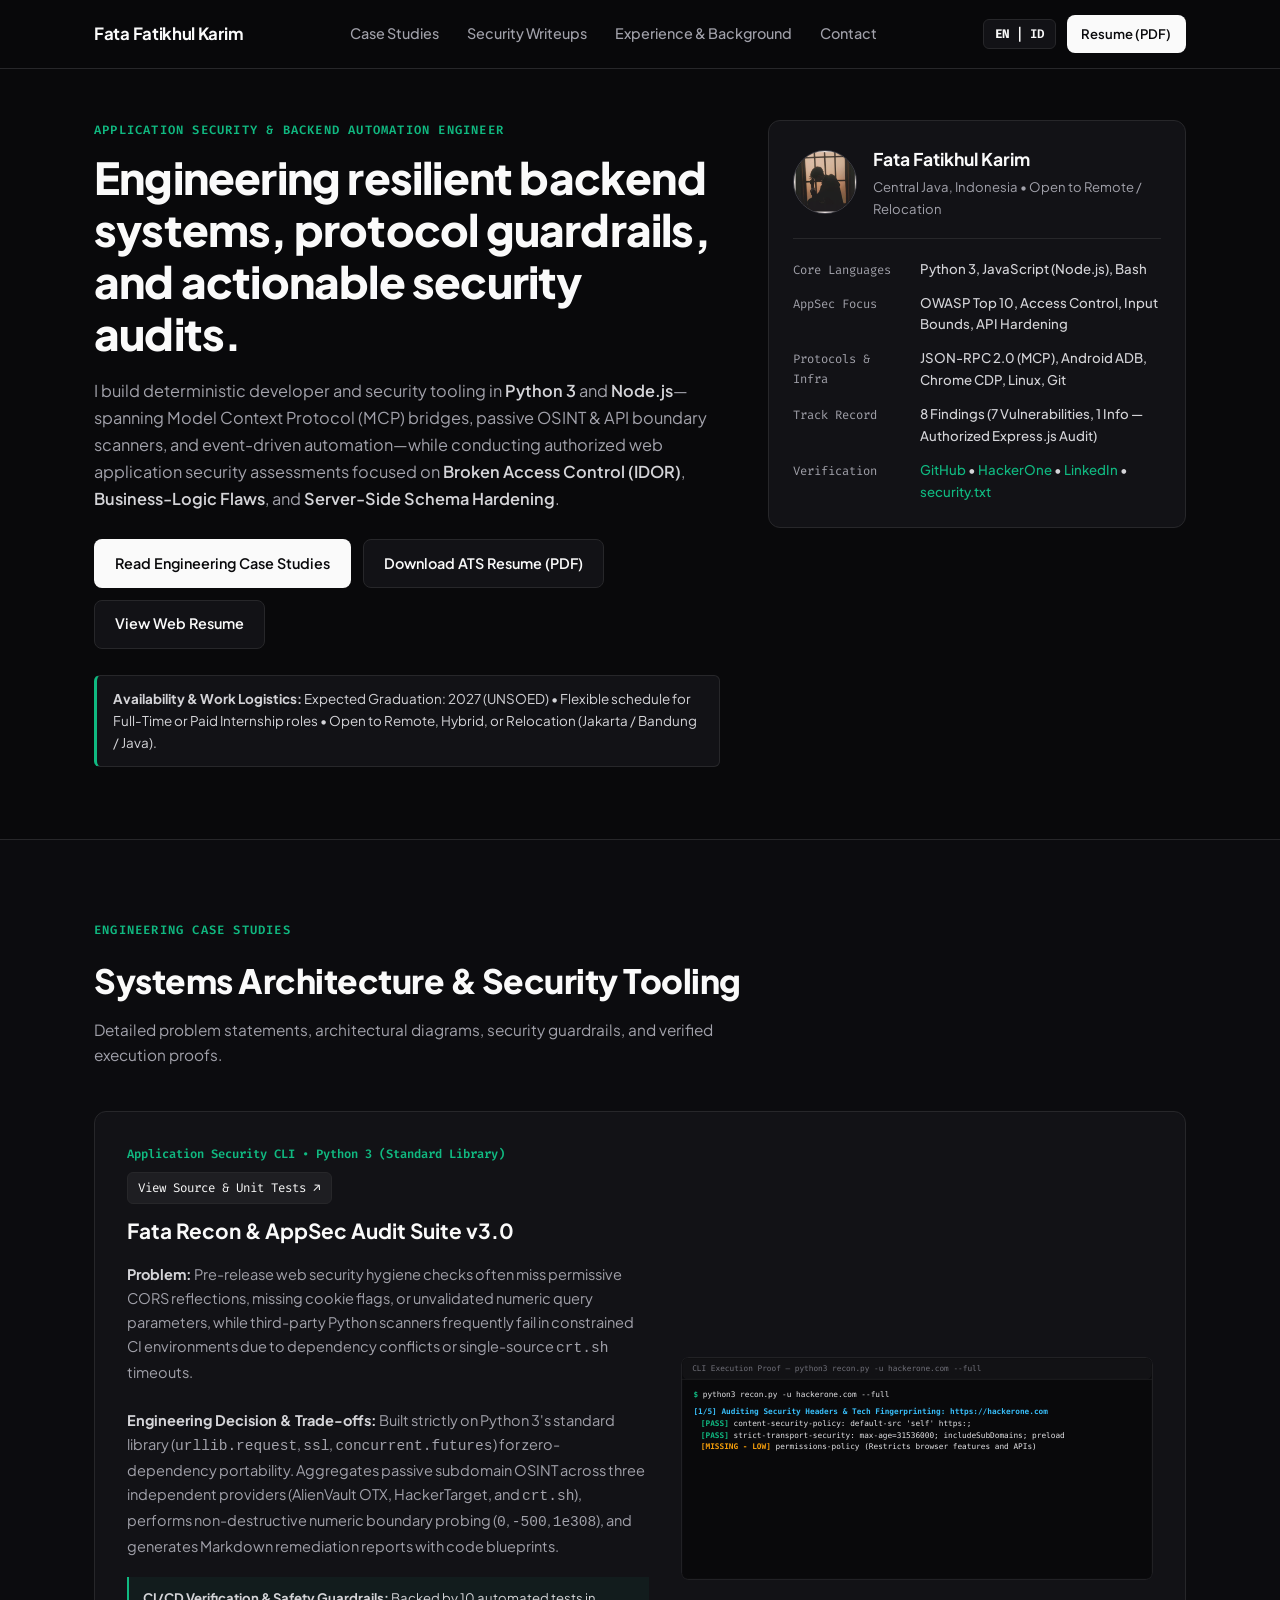
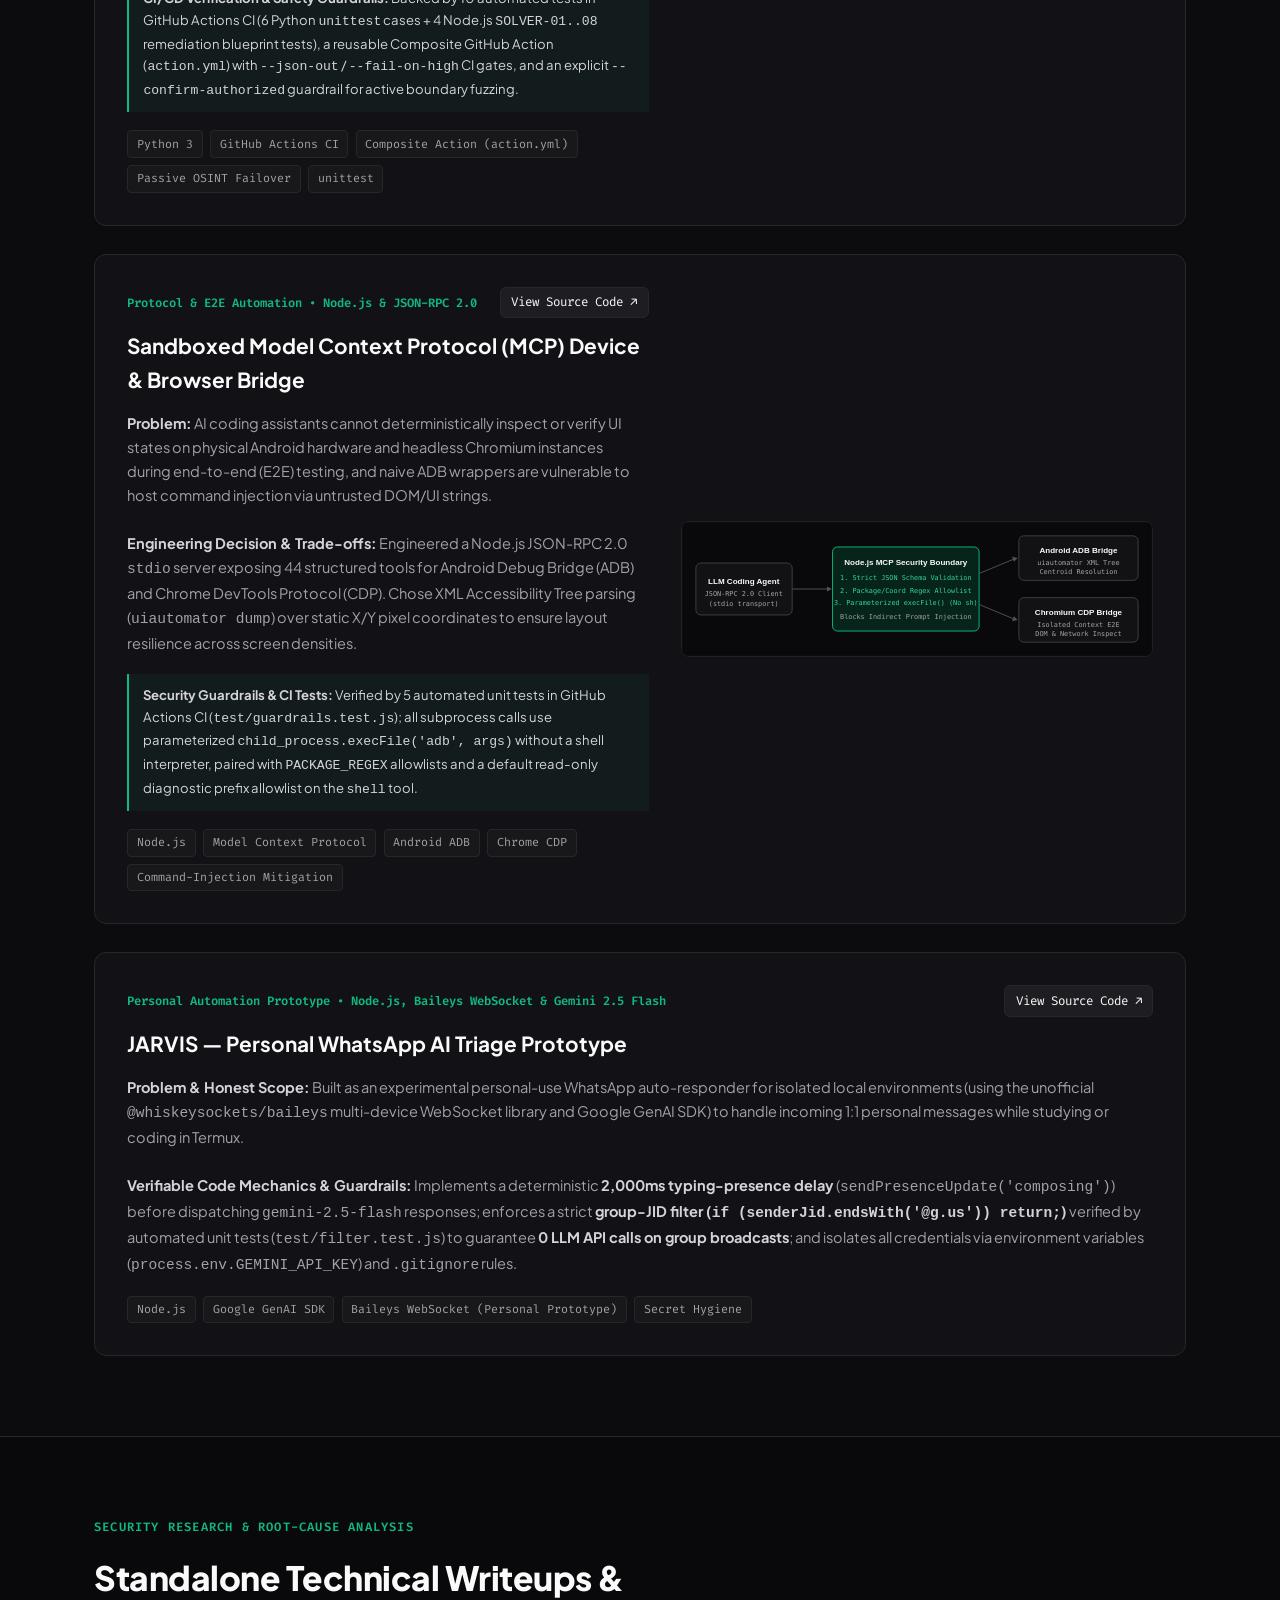
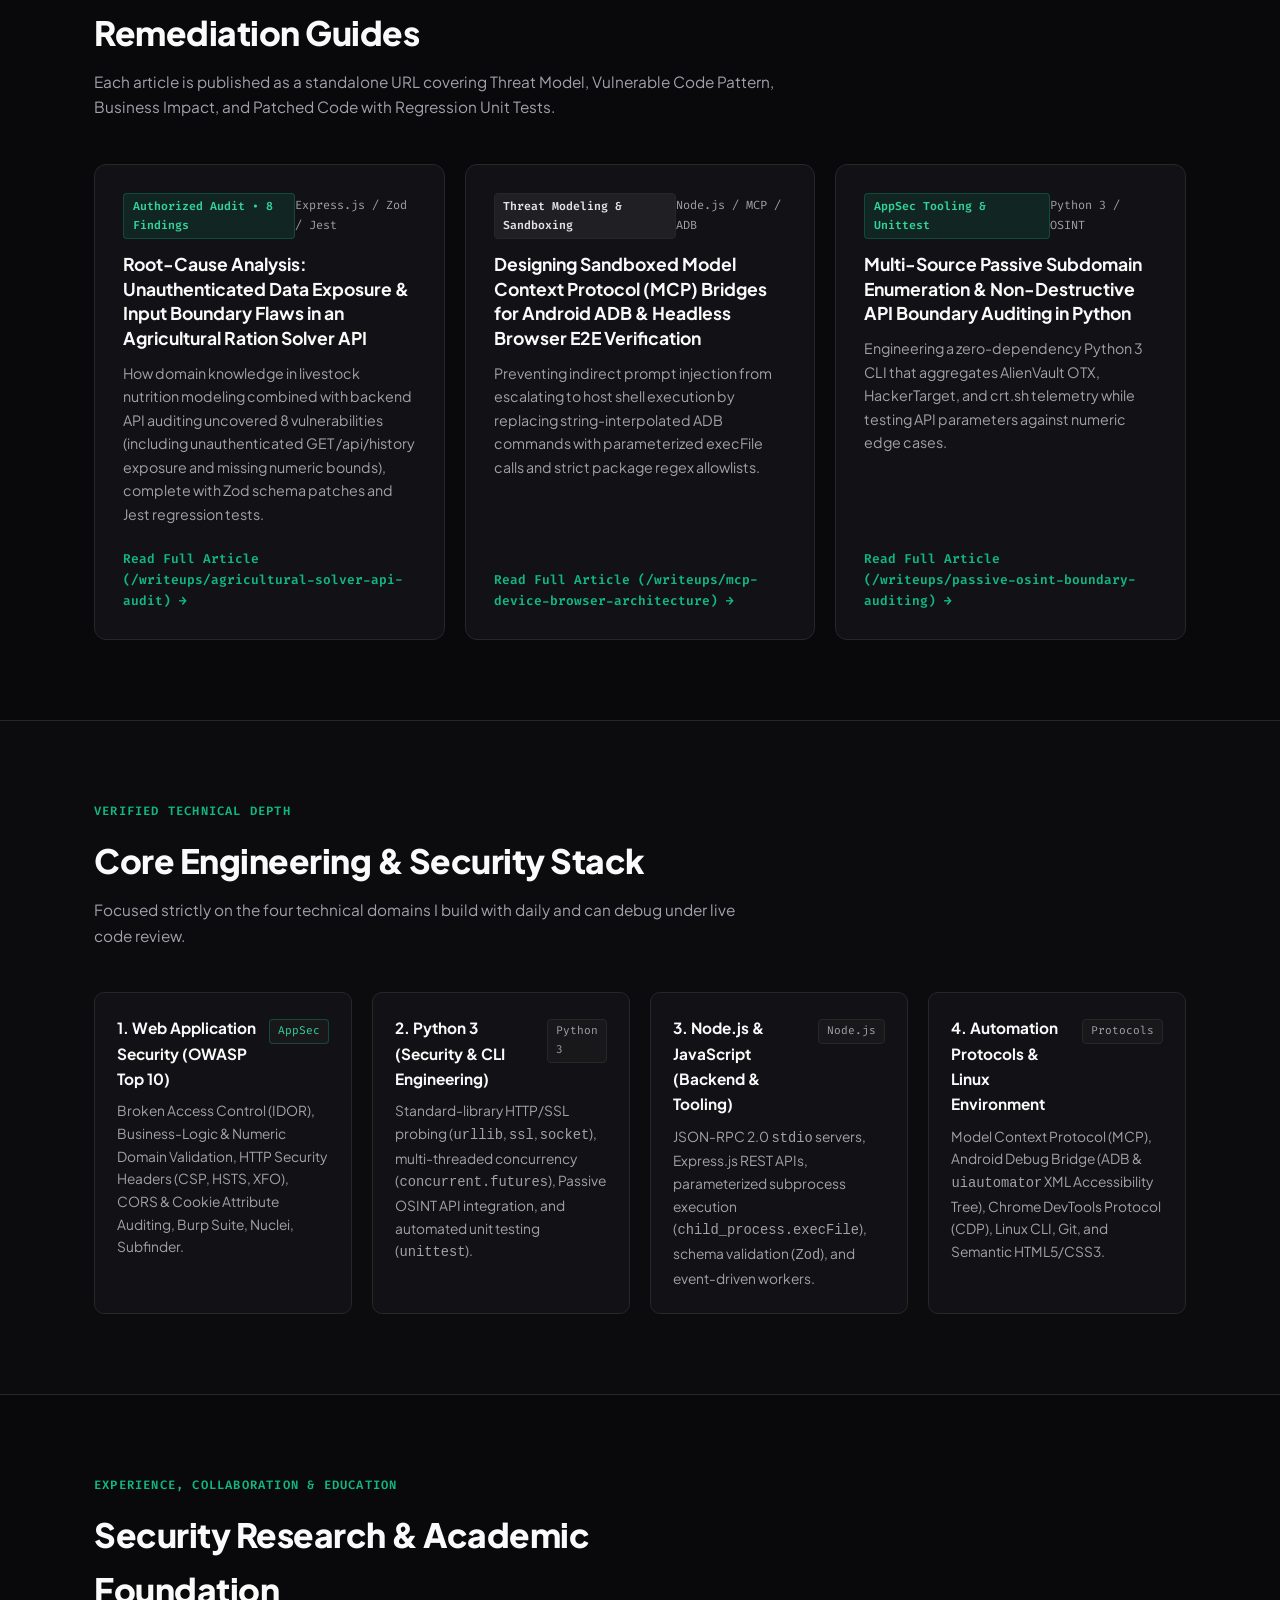
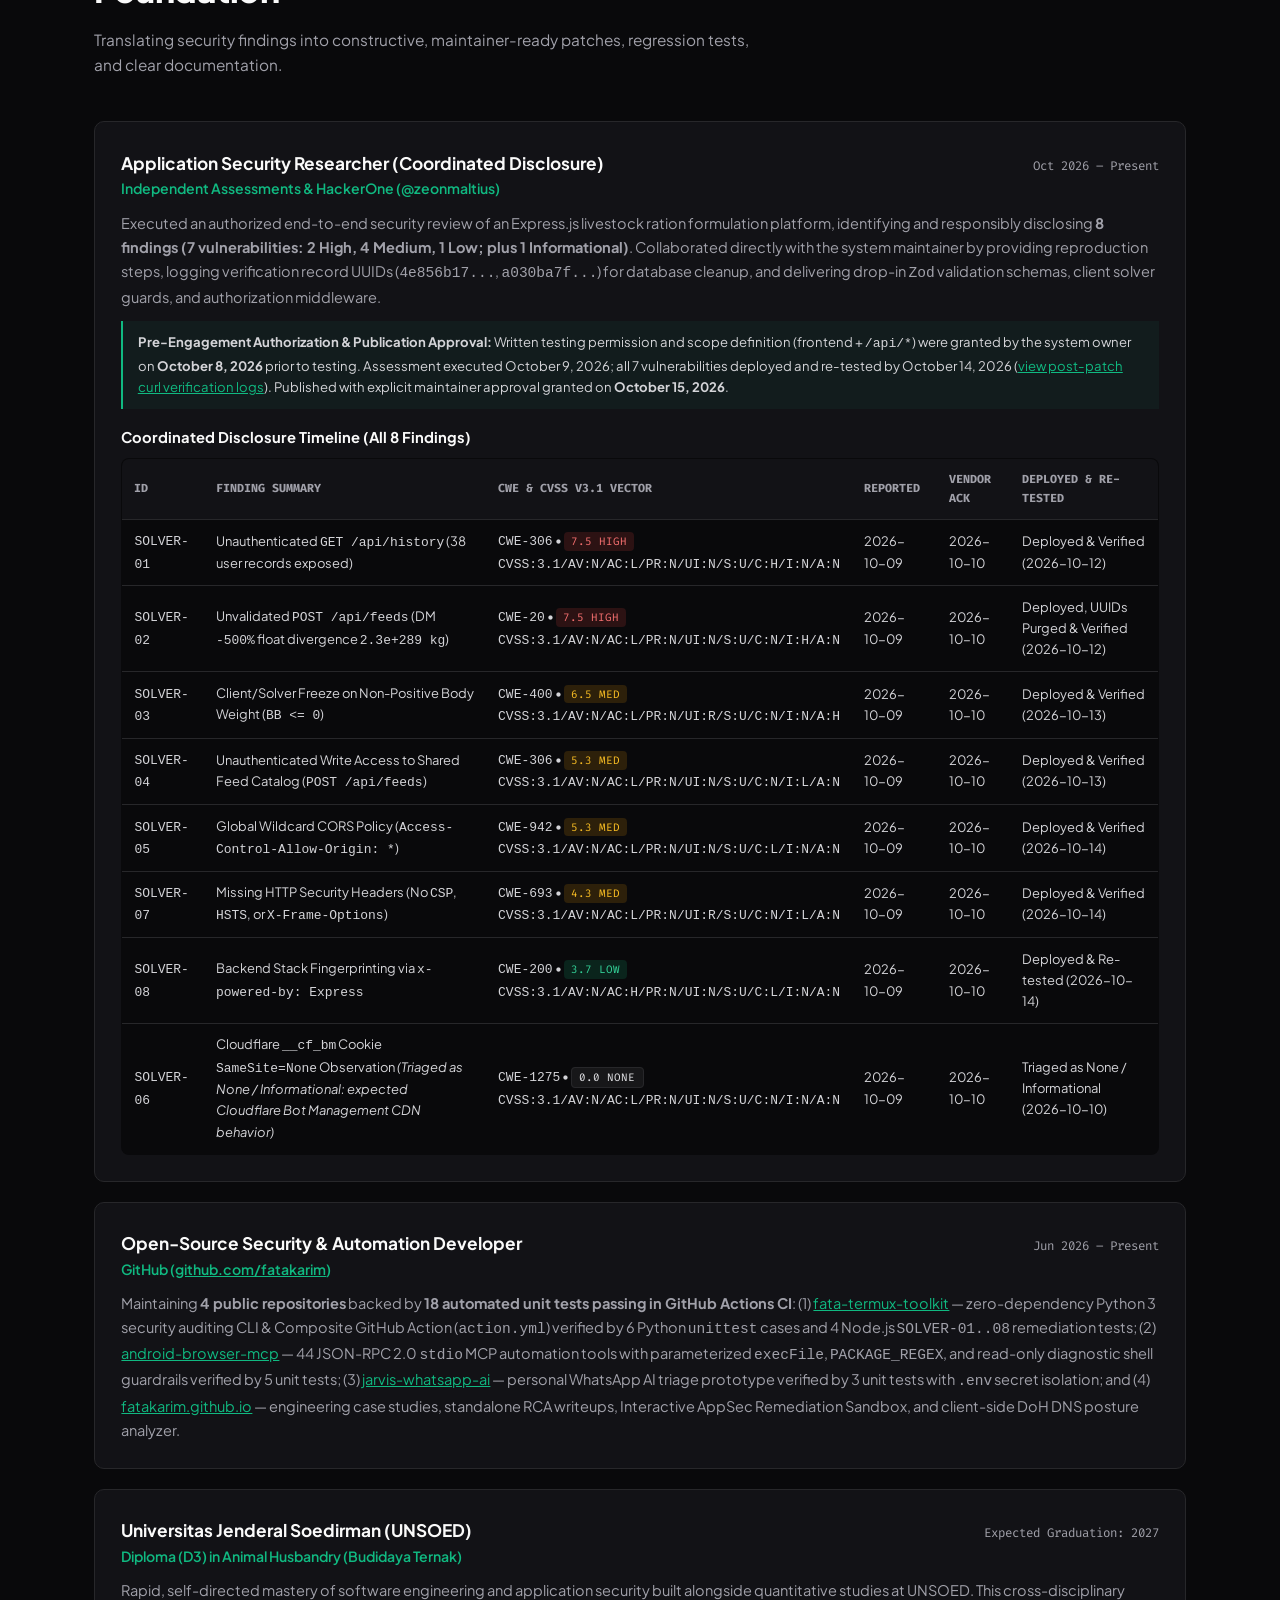
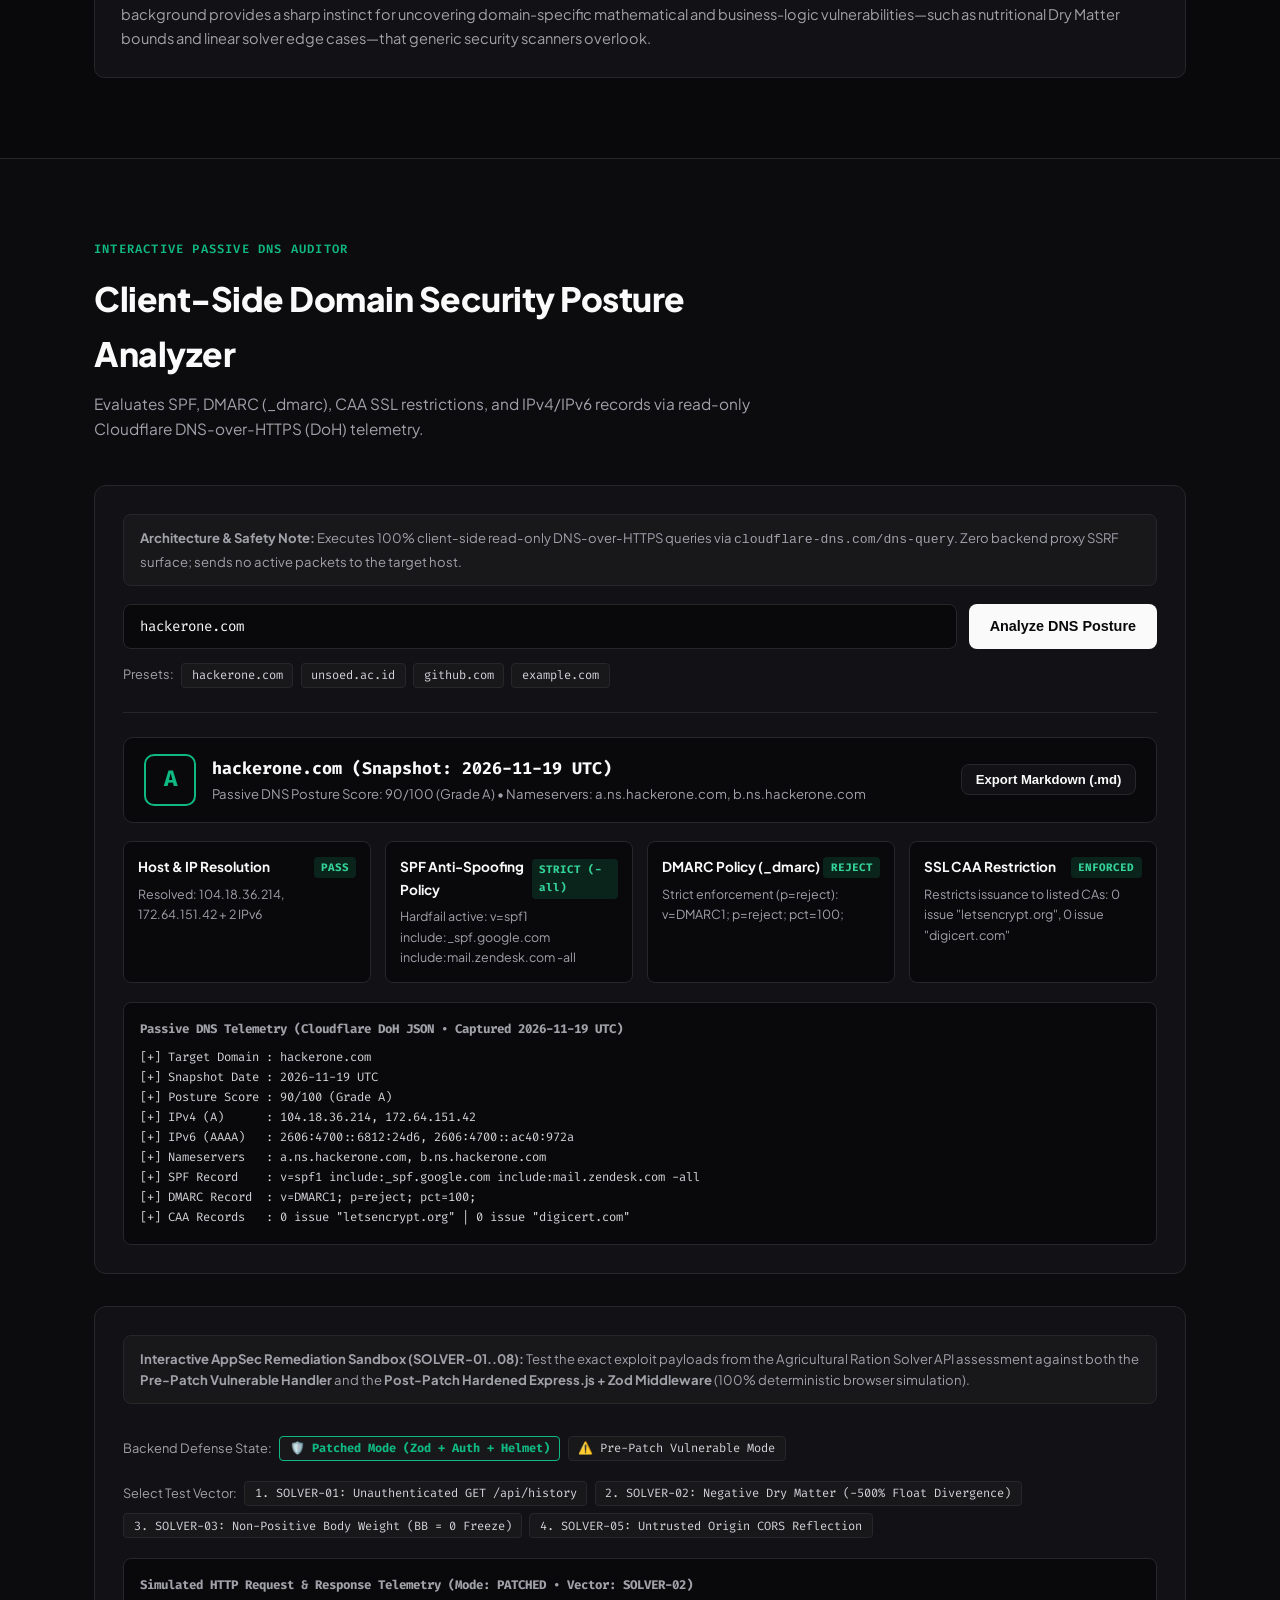
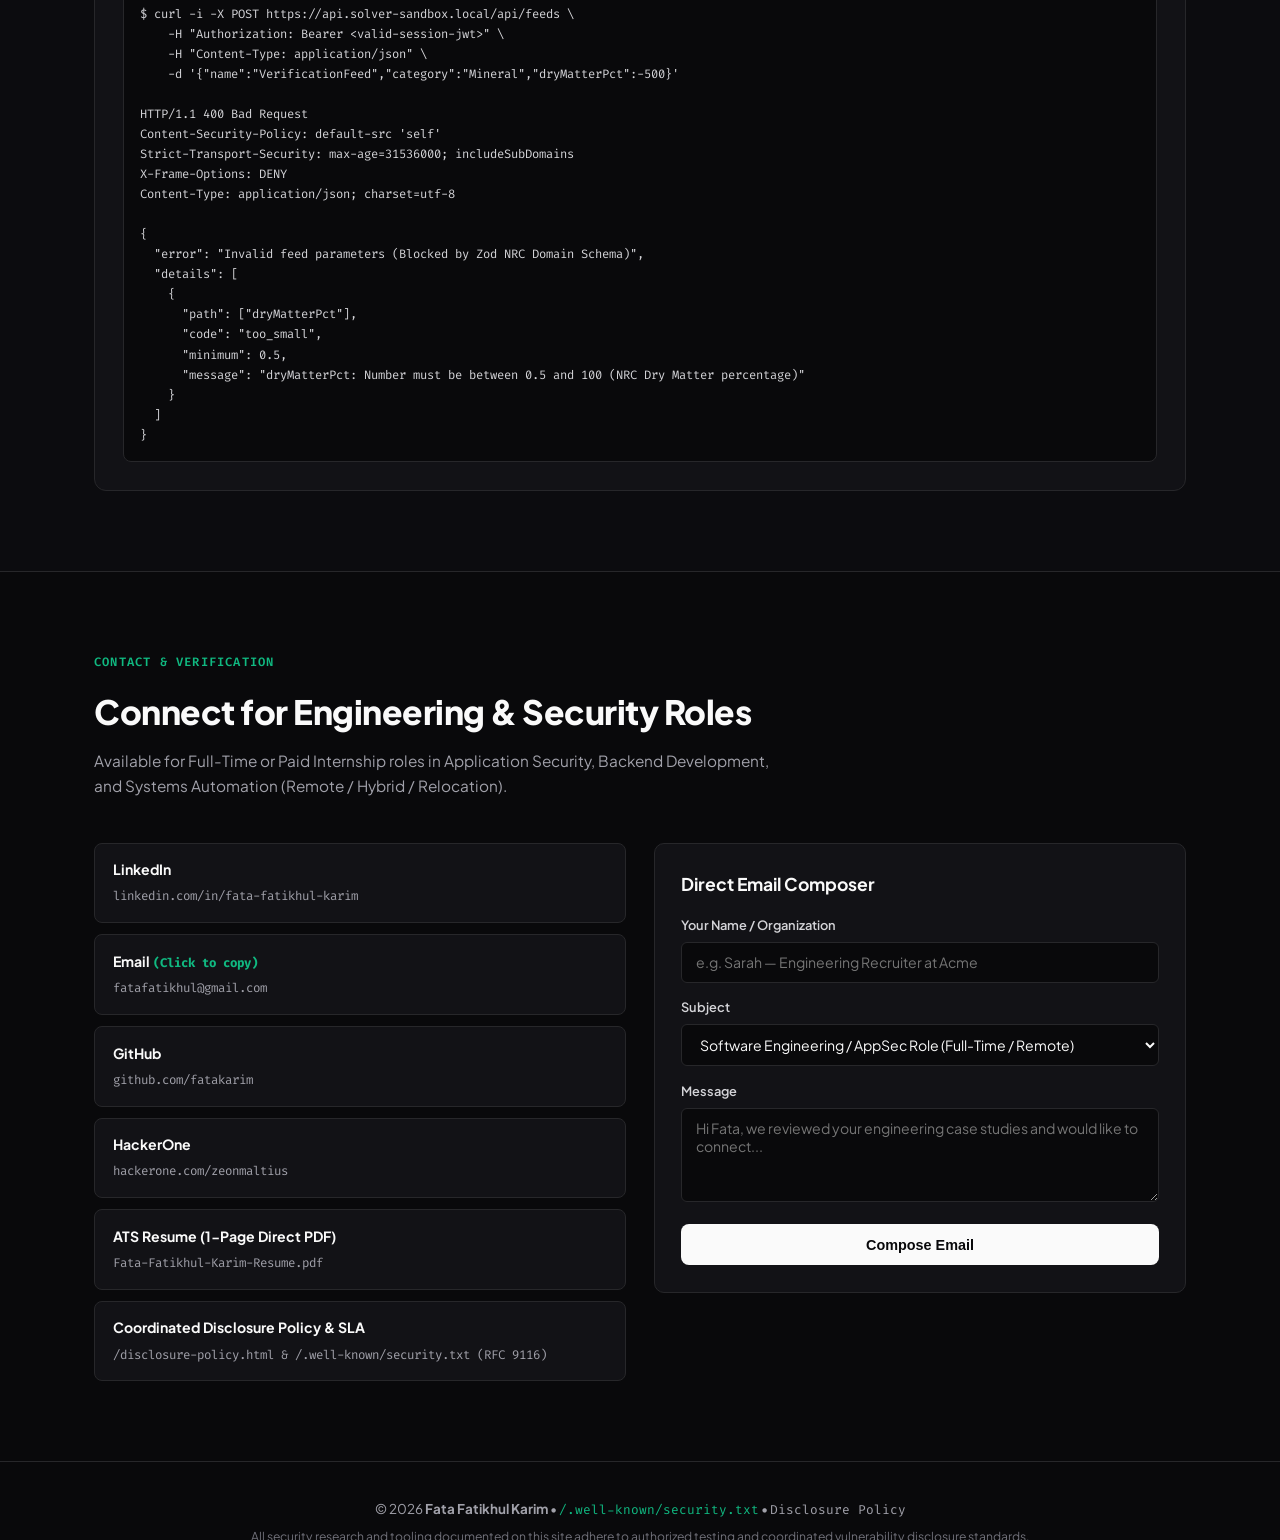
<file: index.html>
<!DOCTYPE html>
<html lang="en" class="scroll-smooth">
<head>
  <meta charset="UTF-8" />
  <meta name="viewport" content="width=device-width, initial-scale=1.0" />
  <meta name="referrer" content="strict-origin-when-cross-origin" />
  <title>Fata Fatikhul Karim — Application Security &amp; Backend Automation Engineer</title>
  <meta name="description" content="Engineering portfolio and security root-cause analysis writeups of Fata Fatikhul Karim — Application Security (OWASP Top 10) and Backend/Protocol Automation (Python 3, Node.js, MCP)." />

  <link rel="icon" type="image/svg+xml" href="favicon.svg" />

  <!-- Open Graph / LinkedIn & WhatsApp Preview Card (1200x630) -->
  <meta property="og:type" content="website" />
  <meta property="og:url" content="https://fatakarim.github.io/" />
  <meta property="og:title" content="Fata Fatikhul Karim — Application Security &amp; Backend Automation Engineer" />
  <meta property="og:description" content="Engineering case studies, vulnerability Root-Cause Analysis (RCA), and Python/Node.js security automation tooling." />
  <meta property="og:image" content="https://fatakarim.github.io/og-preview.png" />
  <meta name="twitter:card" content="summary_large_image" />
  <meta name="twitter:image" content="https://fatakarim.github.io/og-preview.png" />

  <!-- Typography: Plus Jakarta Sans & Fira Code -->
  <link rel="preconnect" href="https://fonts.googleapis.com">
  <link rel="preconnect" href="https://fonts.gstatic.com" crossorigin>
  <link href="https://fonts.googleapis.com/css2?family=Fira+Code:wght@400;500;600&family=Plus+Jakarta+Sans:wght@400;500;600;700;800&display=swap" rel="stylesheet">

  <link rel="stylesheet" href="style.css" />
</head>
<body>
  <!-- Clean Editorial Header -->
  <header class="navbar" id="navbar">
    <div class="container nav-content">
      <a href="#home" class="logo">
        Fata Fatikhul Karim
      </a>

      <nav class="nav-links" id="navLinks" aria-label="Primary Navigation">
        <a href="#projects" data-i18n="nav_projects">Case Studies</a>
        <a href="#writeups" data-i18n="nav_writeups">Security Writeups</a>
        <a href="#experience" data-i18n="nav_exp">Experience &amp; Background</a>
        <a href="#contact" data-i18n="nav_contact">Contact</a>
      </nav>

      <div class="nav-actions">
        <button class="lang-btn" id="langToggle" aria-label="Switch Language between English and Indonesian" title="Switch EN / ID">
          <span id="langLabel"><strong>EN</strong> | ID</span>
        </button>
        <a href="Fata-Fatikhul-Karim-Resume.pdf" download class="btn btn-primary btn-sm">
          <span data-i18n="nav_resume">Resume (PDF)</span>
        </a>
        <button class="mobile-menu-btn" id="mobileMenuBtn" aria-label="Toggle Menu">
          ☰
        </button>
      </div>
    </div>
  </header>

  <main>
    <!-- Editorial Hero Section (Calm, High-Signal, Zero AI-Template Gimmicks) -->
    <section class="hero" id="home">
      <div class="container hero-grid">
        <div class="hero-text">
          <p class="eyebrow" data-i18n="hero_eyebrow">APPLICATION SECURITY &amp; BACKEND AUTOMATION ENGINEER</p>

          <h1 class="hero-title" data-i18n="hero_headline">
            Engineering resilient backend systems, protocol guardrails, and actionable security audits.
          </h1>

          <p class="hero-description" data-i18n="hero_desc">
            I build deterministic developer and security tooling in <strong>Python 3</strong> and <strong>Node.js</strong>—spanning Model Context Protocol (MCP) bridges, passive OSINT &amp; API boundary scanners, and event-driven automation—while conducting authorized web application security assessments focused on <strong>Broken Access Control (IDOR)</strong>, <strong>Business-Logic Flaws</strong>, and <strong>Server-Side Schema Hardening</strong>.
          </p>

          <div class="hero-cta">
            <a href="#projects" class="btn btn-primary">
              <span data-i18n="btn_projects">Read Engineering Case Studies</span>
            </a>
            <a href="Fata-Fatikhul-Karim-Resume.pdf" download class="btn btn-outline">
              <span data-i18n="btn_cv">Download ATS Resume (PDF)</span>
            </a>
            <a href="cv.html" class="btn btn-outline">
              <span data-i18n="btn_web_cv">View Web Resume</span>
            </a>
          </div>

          <div class="logistics-bar" data-i18n="hero_logistics">
            <strong>Availability &amp; Work Logistics:</strong> Expected Graduation: 2027 (UNSOED) &bull; Flexible schedule for Full-Time or Paid Internship roles &bull; Open to Remote, Hybrid, or Relocation (Jakarta / Bandung / Java).
          </div>
        </div>

        <!-- Hero Right: Clean Engineering Profile & Verification Summary -->
        <aside class="hero-visual" aria-label="Engineer Profile Summary">
          <div class="profile-card">
            <div class="profile-header">
              <img src="avatar.jpg" alt="Portrait of Fata Fatikhul Karim" class="profile-avatar" width="68" height="68" />
              <div class="profile-meta">
                <h2>Fata Fatikhul Karim</h2>
                <p>Central Java, Indonesia &bull; Open to Remote / Relocation</p>
              </div>
            </div>

            <dl class="spec-list">
              <div class="spec-row">
                <dt>Core Languages</dt>
                <dd>Python 3, JavaScript (Node.js), Bash</dd>
              </div>
              <div class="spec-row">
                <dt>AppSec Focus</dt>
                <dd>OWASP Top 10, Access Control, Input Bounds, API Hardening</dd>
              </div>
              <div class="spec-row">
                <dt>Protocols &amp; Infra</dt>
                <dd>JSON-RPC 2.0 (MCP), Android ADB, Chrome CDP, Linux, Git</dd>
              </div>
              <div class="spec-row">
                <dt>Track Record</dt>
                <dd>8 Findings (7 Vulnerabilities, 1 Info — Authorized Express.js Audit)</dd>
              </div>
              <div class="spec-row">
                <dt>Verification</dt>
                <dd>
                  <a href="https://github.com/fatakarim" target="_blank" rel="noopener">GitHub</a> &bull;
                  <a href="https://hackerone.com/zeonmaltius" target="_blank" rel="noopener">HackerOne</a> &bull;
                  <a href="https://www.linkedin.com/in/fata-fatikhul-karim" target="_blank" rel="noopener">LinkedIn</a> &bull;
                  <a href=".well-known/security.txt">security.txt</a>
                </dd>
              </div>
            </dl>
          </div>
        </aside>
      </div>
    </section>

    <!-- Deep-Dive Engineering Case Studies (#projects) -->
    <section class="section section-alt" id="projects">
      <div class="container">
        <div class="section-header">
          <p class="eyebrow" data-i18n="proj_tag">ENGINEERING CASE STUDIES</p>
          <h2 class="section-title" data-i18n="proj_title">Systems Architecture &amp; Security Tooling</h2>
          <p class="section-subtitle" data-i18n="proj_subtitle">
            Detailed problem statements, architectural diagrams, security guardrails, and verified execution proofs.
          </p>
        </div>

        <div class="case-studies-stack">
          <!-- Case Study 1: Recon & AppSec Audit Suite v3.0 (With Visual 15s CLI Execution Proof!) -->
          <article class="case-study-card">
            <div class="case-study-content">
              <div class="case-study-header">
                <span class="case-domain">Application Security CLI &bull; Python 3 (Standard Library)</span>
                <a href="https://github.com/fatakarim/fata-termux-toolkit" target="_blank" rel="noopener" class="repo-link">
                  View Source &amp; Unit Tests ↗
                </a>
              </div>
              <h3 class="case-title">Fata Recon &amp; AppSec Audit Suite v3.0</h3>
              <p class="case-desc" data-i18n="proj1_desc">
                <strong>Problem:</strong> Pre-release web security hygiene checks often miss permissive CORS reflections, missing cookie flags, or unvalidated numeric query parameters, while third-party Python scanners frequently fail in constrained CI environments due to dependency conflicts or single-source <code>crt.sh</code> timeouts.<br/><br/>
                <strong>Engineering Decision &amp; Trade-offs:</strong> Built strictly on Python 3's standard library (<code>urllib.request</code>, <code>ssl</code>, <code>concurrent.futures</code>) for zero-dependency portability. Aggregates passive subdomain OSINT across three independent providers (AlienVault OTX, HackerTarget, and <code>crt.sh</code>), performs non-destructive numeric boundary probing (<code>0</code>, <code>-500</code>, <code>1e308</code>), and generates Markdown remediation reports with code blueprints.
              </p>
              <div class="project-meta-box">
                <strong>CI/CD Verification &amp; Safety Guardrails:</strong> Backed by 10 automated tests in GitHub Actions CI (6 Python <code>unittest</code> cases + 4 Node.js <code>SOLVER-01..08</code> remediation blueprint tests), a reusable Composite GitHub Action (<code>action.yml</code>) with <code>--json-out</code> / <code>--fail-on-high</code> CI gates, and an explicit <code>--confirm-authorized</code> guardrail for active boundary fuzzing.
              </div>
              <div class="project-tags">
                <span>Python 3</span>
                <span>GitHub Actions CI</span>
                <span>Composite Action (action.yml)</span>
                <span>Passive OSINT Failover</span>
                <span>unittest</span>
              </div>
            </div>
            <div class="case-study-visual">
              <img src="demo-recon.svg" alt="Animated terminal output of Fata Recon Suite v3.0 auditing headers, passive subdomains, and boundary parameters" loading="lazy" />
            </div>
          </article>

          <!-- Case Study 2: Model Context Protocol (MCP) Bridge (With SVG Architecture & Threat Boundary Diagram!) -->
          <article class="case-study-card">
            <div class="case-study-content">
              <div class="case-study-header">
                <span class="case-domain">Protocol &amp; E2E Automation &bull; Node.js &amp; JSON-RPC 2.0</span>
                <a href="https://github.com/fatakarim/android-browser-mcp" target="_blank" rel="noopener" class="repo-link">
                  View Source Code ↗
                </a>
              </div>
              <h3 class="case-title">Sandboxed Model Context Protocol (MCP) Device &amp; Browser Bridge</h3>
              <p class="case-desc" data-i18n="proj2_desc">
                <strong>Problem:</strong> AI coding assistants cannot deterministically inspect or verify UI states on physical Android hardware and headless Chromium instances during end-to-end (E2E) testing, and naive ADB wrappers are vulnerable to host command injection via untrusted DOM/UI strings.<br/><br/>
                <strong>Engineering Decision &amp; Trade-offs:</strong> Engineered a Node.js JSON-RPC 2.0 <code>stdio</code> server exposing 44 structured tools for Android Debug Bridge (ADB) and Chrome DevTools Protocol (CDP). Chose XML Accessibility Tree parsing (<code>uiautomator dump</code>) over static X/Y pixel coordinates to ensure layout resilience across screen densities.
              </p>
              <div class="project-meta-box">
                <strong>Security Guardrails &amp; CI Tests:</strong> Verified by 5 automated unit tests in GitHub Actions CI (<code>test/guardrails.test.js</code>); all subprocess calls use parameterized <code>child_process.execFile('adb', args)</code> without a shell interpreter, paired with <code>PACKAGE_REGEX</code> allowlists and a default read-only diagnostic prefix allowlist on the <code>shell</code> tool.
              </div>
              <div class="project-tags">
                <span>Node.js</span>
                <span>Model Context Protocol</span>
                <span>Android ADB</span>
                <span>Chrome CDP</span>
                <span>Command-Injection Mitigation</span>
              </div>
            </div>
            <div class="case-study-visual">
              <img src="arch-mcp.svg" alt="System architecture diagram showing JSON-RPC stdio transport, Node.js MCP Security Boundary, Android ADB XML Tree Parser, and Chromium CDP Bridge" loading="lazy" />
            </div>
          </article>

          <!-- Case Study 3: Personal WhatsApp AI Assistant Prototype (Honest Scope + Verifiable Code Mechanics) -->
          <article class="case-study-card case-study-single">
            <div class="case-study-content">
              <div class="case-study-header">
                <span class="case-domain">Personal Automation Prototype &bull; Node.js, Baileys WebSocket &amp; Gemini 2.5 Flash</span>
                <a href="https://github.com/fatakarim/jarvis-whatsapp-ai" target="_blank" rel="noopener" class="repo-link">
                  View Source Code ↗
                </a>
              </div>
              <h3 class="case-title">JARVIS — Personal WhatsApp AI Triage Prototype</h3>
              <p class="case-desc" data-i18n="proj3_desc">
                <strong>Problem &amp; Honest Scope:</strong> Built as an experimental personal-use WhatsApp auto-responder for isolated local environments (using the unofficial <code>@whiskeysockets/baileys</code> multi-device WebSocket library and Google GenAI SDK) to handle incoming 1:1 personal messages while studying or coding in Termux.<br/><br/>
                <strong>Verifiable Code Mechanics &amp; Guardrails:</strong> Implements a deterministic <strong>2,000ms typing-presence delay</strong> (<code>sendPresenceUpdate('composing')</code>) before dispatching <code>gemini-2.5-flash</code> responses; enforces a strict <strong>group-JID filter (<code>if (senderJid.endsWith('@g.us')) return;</code>)</strong> verified by automated unit tests (<code>test/filter.test.js</code>) to guarantee <strong>0 LLM API calls on group broadcasts</strong>; and isolates all credentials via environment variables (<code>process.env.GEMINI_API_KEY</code>) and <code>.gitignore</code> rules.
              </p>
              <div class="project-tags">
                <span>Node.js</span>
                <span>Google GenAI SDK</span>
                <span>Baileys WebSocket (Personal Prototype)</span>
                <span>Secret Hygiene</span>
              </div>
            </div>
          </article>
        </div>
      </div>
    </section>

    <!-- Standalone Security Writeups & Root-Cause Analysis (#writeups) -->
    <section class="section" id="writeups">
      <div class="container">
        <div class="section-header">
          <p class="eyebrow" data-i18n="wrt_tag">SECURITY RESEARCH &amp; ROOT-CAUSE ANALYSIS</p>
          <h2 class="section-title" data-i18n="wrt_title">Standalone Technical Writeups &amp; Remediation Guides</h2>
          <p class="section-subtitle" data-i18n="wrt_subtitle">
            Each article is published as a standalone URL covering Threat Model, Vulnerable Code Pattern, Business Impact, and Patched Code with Regression Unit Tests.
          </p>
        </div>

        <div class="writeups-grid">
          <article class="writeup-card">
            <div class="writeup-meta">
              <span class="badge badge-green">Authorized Audit &bull; 8 Findings</span>
              <span class="writeup-time">Express.js / Zod / Jest</span>
            </div>
            <h3 class="writeup-title">
              <a href="writeups/agricultural-solver-api-audit.html" data-i18n="wrt1_title">Root-Cause Analysis: Unauthenticated Data Exposure &amp; Input Boundary Flaws in an Agricultural Ration Solver API</a>
            </h3>
            <p class="writeup-excerpt" data-i18n="wrt1_desc">
              How domain knowledge in livestock nutrition modeling combined with backend API auditing uncovered 8 vulnerabilities (including unauthenticated GET /api/history exposure and missing numeric bounds), complete with Zod schema patches and Jest regression tests.
            </p>
            <a href="writeups/agricultural-solver-api-audit.html" class="writeup-btn">
              <span data-i18n="wrt_read">Read Full Article (/writeups/agricultural-solver-api-audit)</span> →
            </a>
          </article>

          <article class="writeup-card">
            <div class="writeup-meta">
              <span class="badge badge-purple">Threat Modeling &amp; Sandboxing</span>
              <span class="writeup-time">Node.js / MCP / ADB</span>
            </div>
            <h3 class="writeup-title">
              <a href="writeups/mcp-device-browser-architecture.html" data-i18n="wrt2_title">Designing Sandboxed Model Context Protocol (MCP) Bridges for Android ADB &amp; Headless Browser E2E Verification</a>
            </h3>
            <p class="writeup-excerpt" data-i18n="wrt2_desc">
              Preventing indirect prompt injection from escalating to host shell execution by replacing string-interpolated ADB commands with parameterized execFile calls and strict package regex allowlists.
            </p>
            <a href="writeups/mcp-device-browser-architecture.html" class="writeup-btn">
              <span data-i18n="wrt_read">Read Full Article (/writeups/mcp-device-browser-architecture)</span> →
            </a>
          </article>

          <article class="writeup-card">
            <div class="writeup-meta">
              <span class="badge badge-green">AppSec Tooling &amp; Unittest</span>
              <span class="writeup-time">Python 3 / OSINT</span>
            </div>
            <h3 class="writeup-title">
              <a href="writeups/passive-osint-boundary-auditing.html" data-i18n="wrt3_title">Multi-Source Passive Subdomain Enumeration &amp; Non-Destructive API Boundary Auditing in Python</a>
            </h3>
            <p class="writeup-excerpt" data-i18n="wrt3_desc">
              Engineering a zero-dependency Python 3 CLI that aggregates AlienVault OTX, HackerTarget, and crt.sh telemetry while testing API parameters against numeric edge cases.
            </p>
            <a href="writeups/passive-osint-boundary-auditing.html" class="writeup-btn">
              <span data-i18n="wrt_read">Read Full Article (/writeups/passive-osint-boundary-auditing)</span> →
            </a>
          </article>
        </div>
      </div>
    </section>

    <!-- Core Technical Competencies (#skills - Strictly Interrogation-Proof 4 Pillars!) -->
    <section class="section section-alt" id="skills">
      <div class="container">
        <div class="section-header">
          <p class="eyebrow" data-i18n="skills_tag">VERIFIED TECHNICAL DEPTH</p>
          <h2 class="section-title" data-i18n="skills_title">Core Engineering &amp; Security Stack</h2>
          <p class="section-subtitle" data-i18n="skills_subtitle">
            Focused strictly on the four technical domains I build with daily and can debug under live code review.
          </p>
        </div>

        <div class="skills-grid">
          <div class="skill-card skill-card-sec">
            <div class="skill-top">
              <span class="skill-name">1. Web Application Security (OWASP Top 10)</span>
              <span class="skill-badge badge-sec">AppSec</span>
            </div>
            <p class="skill-detail">Broken Access Control (IDOR), Business-Logic &amp; Numeric Domain Validation, HTTP Security Headers (CSP, HSTS, XFO), CORS &amp; Cookie Attribute Auditing, Burp Suite, Nuclei, Subfinder.</p>
          </div>

          <div class="skill-card">
            <div class="skill-top">
              <span class="skill-name">2. Python 3 (Security &amp; CLI Engineering)</span>
              <span class="skill-badge">Python 3</span>
            </div>
            <p class="skill-detail">Standard-library HTTP/SSL probing (<code>urllib</code>, <code>ssl</code>, <code>socket</code>), multi-threaded concurrency (<code>concurrent.futures</code>), Passive OSINT API integration, and automated unit testing (<code>unittest</code>).</p>
          </div>

          <div class="skill-card">
            <div class="skill-top">
              <span class="skill-name">3. Node.js &amp; JavaScript (Backend &amp; Tooling)</span>
              <span class="skill-badge">Node.js</span>
            </div>
            <p class="skill-detail">JSON-RPC 2.0 <code>stdio</code> servers, Express.js REST APIs, parameterized subprocess execution (<code>child_process.execFile</code>), schema validation (<code>Zod</code>), and event-driven workers.</p>
          </div>

          <div class="skill-card">
            <div class="skill-top">
              <span class="skill-name">4. Automation Protocols &amp; Linux Environment</span>
              <span class="skill-badge">Protocols</span>
            </div>
            <p class="skill-detail">Model Context Protocol (MCP), Android Debug Bridge (ADB &amp; <code>uiautomator</code> XML Accessibility Tree), Chrome DevTools Protocol (CDP), Linux CLI, Git, and Semantic HTML5/CSS3.</p>
          </div>
        </div>
      </div>
    </section>

    <!-- Experience, Collaboration & Academic Background (#experience & #education) -->
    <section class="section" id="experience">
      <div class="container">
        <div class="section-header">
          <p class="eyebrow" data-i18n="exp_tag">EXPERIENCE, COLLABORATION &amp; EDUCATION</p>
          <h2 class="section-title" data-i18n="exp_title">Security Research &amp; Academic Foundation</h2>
          <p class="section-subtitle" data-i18n="exp_subtitle">
            Translating security findings into constructive, maintainer-ready patches, regression tests, and clear documentation.
          </p>
        </div>

        <div class="timeline">
          <div class="timeline-item">
            <div class="timeline-dot dot-green-glow"></div>
            <div class="timeline-card">
              <div class=" timeline-header">
                <div>
                  <span class="timeline-role" data-i18n="exp1_role">Application Security Researcher (Coordinated Disclosure)</span>
                  <h3 class="timeline-org">Independent Assessments &amp; HackerOne (@zeonmaltius)</h3>
                </div>
                <span class="timeline-date">Oct 2026 – Present</span>
              </div>
              <p class="timeline-desc" data-i18n="exp1_desc" style="margin-bottom: 0.75rem;">
                Executed an authorized end-to-end security review of an Express.js livestock ration formulation platform, identifying and responsibly disclosing <strong>8 findings (7 vulnerabilities: 2 High, 4 Medium, 1 Low; plus 1 Informational)</strong>. Collaborated directly with the system maintainer by providing reproduction steps, logging verification record UUIDs (<code>4e856b17...</code>, <code>a030ba7f...</code>) for database cleanup, and delivering drop-in <code>Zod</code> validation schemas, client solver guards, and authorization middleware.
              </p>
              <div class="project-meta-box" style="margin-bottom: 1rem;">
                <strong>Pre-Engagement Authorization &amp; Publication Approval:</strong> Written testing permission and scope definition (frontend + <code>/api/*</code>) were granted by the system owner on <strong>October 8, 2026</strong> prior to testing. Assessment executed October 9, 2026; all 7 vulnerabilities deployed and re-tested by October 14, 2026 (<a href="writeups/agricultural-solver-api-audit.html" style="color:var(--accent-green);">view post-patch curl verification logs</a>). Published with explicit maintainer approval granted on <strong>October 15, 2026</strong>.
              </div>

              <!-- Coordinated Disclosure Timeline Table (All 8 Individual Findings + CVSS v3.1 Vectors) -->
              <h4 style="font-size: 0.92rem; font-weight: 700; color: var(--text-main); margin: 1rem 0 0.6rem;">
                Coordinated Disclosure Timeline (All 8 Findings)
              </h4>
              <div style="overflow-x: auto;">
                <table class="disclosure-table">
                  <thead>
                    <tr>
                      <th>ID</th>
                      <th>Finding Summary</th>
                      <th>CWE &amp; CVSS v3.1 Vector</th>
                      <th>Reported</th>
                      <th>Vendor Ack</th>
                      <th>Deployed &amp; Re-tested</th>
                    </tr>
                  </thead>
                  <tbody>
                    <tr>
                      <td><code>SOLVER-01</code></td>
                      <td>Unauthenticated <code>GET /api/history</code> (38 user records exposed)</td>
                      <td><code>CWE-306</code> &bull; <span class="pill-fail scan-status-pill">7.5 HIGH</span><br/><code>CVSS:3.1/AV:N/AC:L/PR:N/UI:N/S:U/C:H/I:N/A:N</code></td>
                      <td>2026-10-09</td>
                      <td>2026-10-10</td>
                      <td>Deployed &amp; Verified (2026-10-12)</td>
                    </tr>
                    <tr>
                      <td><code>SOLVER-02</code></td>
                      <td>Unvalidated <code>POST /api/feeds</code> (DM <code>-500%</code> float divergence <code>2.3e+289 kg</code>)</td>
                      <td><code>CWE-20</code> &bull; <span class="pill-fail scan-status-pill">7.5 HIGH</span><br/><code>CVSS:3.1/AV:N/AC:L/PR:N/UI:N/S:U/C:N/I:H/A:N</code></td>
                      <td>2026-10-09</td>
                      <td>2026-10-10</td>
                      <td>Deployed, UUIDs Purged &amp; Verified (2026-10-12)</td>
                    </tr>
                    <tr>
                      <td><code>SOLVER-03</code></td>
                      <td>Client/Solver Freeze on Non-Positive Body Weight (<code>BB &lt;= 0</code>)</td>
                      <td><code>CWE-400</code> &bull; <span class="pill-warn scan-status-pill">6.5 MED</span><br/><code>CVSS:3.1/AV:N/AC:L/PR:N/UI:R/S:U/C:N/I:N/A:H</code></td>
                      <td>2026-10-09</td>
                      <td>2026-10-10</td>
                      <td>Deployed &amp; Verified (2026-10-13)</td>
                    </tr>
                    <tr>
                      <td><code>SOLVER-04</code></td>
                      <td>Unauthenticated Write Access to Shared Feed Catalog (<code>POST /api/feeds</code>)</td>
                      <td><code>CWE-306</code> &bull; <span class="pill-warn scan-status-pill">5.3 MED</span><br/><code>CVSS:3.1/AV:N/AC:L/PR:N/UI:N/S:U/C:N/I:L/A:N</code></td>
                      <td>2026-10-09</td>
                      <td>2026-10-10</td>
                      <td>Deployed &amp; Verified (2026-10-13)</td>
                    </tr>
                    <tr>
                      <td><code>SOLVER-05</code></td>
                      <td>Global Wildcard CORS Policy (<code>Access-Control-Allow-Origin: *</code>)</td>
                      <td><code>CWE-942</code> &bull; <span class="pill-warn scan-status-pill">5.3 MED</span><br/><code>CVSS:3.1/AV:N/AC:L/PR:N/UI:N/S:U/C:L/I:N/A:N</code></td>
                      <td>2026-10-09</td>
                      <td>2026-10-10</td>
                      <td>Deployed &amp; Verified (2026-10-14)</td>
                    </tr>
                    <tr>
                      <td><code>SOLVER-07</code></td>
                      <td>Missing HTTP Security Headers (No <code>CSP</code>, <code>HSTS</code>, or <code>X-Frame-Options</code>)</td>
                      <td><code>CWE-693</code> &bull; <span class="pill-warn scan-status-pill">4.3 MED</span><br/><code>CVSS:3.1/AV:N/AC:L/PR:N/UI:R/S:U/C:N/I:L/A:N</code></td>
                      <td>2026-10-09</td>
                      <td>2026-10-10</td>
                      <td>Deployed &amp; Verified (2026-10-14)</td>
                    </tr>
                    <tr>
                      <td><code>SOLVER-08</code></td>
                      <td>Backend Stack Fingerprinting via <code>x-powered-by: Express</code></td>
                      <td><code>CWE-200</code> &bull; <span class="pill-pass scan-status-pill">3.7 LOW</span><br/><code>CVSS:3.1/AV:N/AC:H/PR:N/UI:N/S:U/C:L/I:N/A:N</code></td>
                      <td>2026-10-09</td>
                      <td>2026-10-10</td>
                      <td>Deployed &amp; Re-tested (2026-10-14)</td>
                    </tr>
                    <tr>
                      <td><code>SOLVER-06</code></td>
                      <td>Cloudflare <code>__cf_bm</code> Cookie <code>SameSite=None</code> Observation <em>(Triaged as None / Informational: expected Cloudflare Bot Management CDN behavior)</em></td>
                      <td><code>CWE-1275</code> &bull; <span class="badge-purple scan-status-pill">0.0 NONE</span><br/><code>CVSS:3.1/AV:N/AC:L/PR:N/UI:N/S:U/C:N/I:N/A:N</code></td>
                      <td>2026-10-09</td>
                      <td>2026-10-10</td>
                      <td>Triaged as None / Informational (2026-10-10)</td>
                    </tr>
                  </tbody>
                </table>
              </div>
            </div>
          </div>

          <div class="timeline-item">
            <div class="timeline-dot dot-purple-glow"></div>
            <div class="timeline-card">
              <div class="timeline-header">
                <div>
                  <span class="timeline-role" data-i18n="exp2_role">Open-Source Security &amp; Automation Developer</span>
                  <h3 class="timeline-org">GitHub (<a href="https://github.com/fatakarim" target="_blank" rel="noopener" style="color:inherit;">github.com/fatakarim</a>)</h3>
                </div>
                <span class="timeline-date">Jun 2026 – Present</span>
              </div>
              <p class="timeline-desc" data-i18n="exp2_desc">
                Maintaining <strong>4 public repositories</strong> backed by <strong>18 automated unit tests passing in GitHub Actions CI</strong>:
                (1) <a href="https://github.com/fatakarim/fata-termux-toolkit" target="_blank" rel="noopener" style="color:var(--accent-green);">fata-termux-toolkit</a> — zero-dependency Python 3 security auditing CLI &amp; Composite GitHub Action (<code>action.yml</code>) verified by 6 Python <code>unittest</code> cases and 4 Node.js <code>SOLVER-01..08</code> remediation tests;
                (2) <a href="https://github.com/fatakarim/android-browser-mcp" target="_blank" rel="noopener" style="color:var(--accent-green);">android-browser-mcp</a> — 44 JSON-RPC 2.0 <code>stdio</code> MCP automation tools with parameterized <code>execFile</code>, <code>PACKAGE_REGEX</code>, and read-only diagnostic shell guardrails verified by 5 unit tests;
                (3) <a href="https://github.com/fatakarim/jarvis-whatsapp-ai" target="_blank" rel="noopener" style="color:var(--accent-green);">jarvis-whatsapp-ai</a> — personal WhatsApp AI triage prototype verified by 3 unit tests with <code>.env</code> secret isolation; and
                (4) <a href="https://github.com/fatakarim/fatakarim.github.io" target="_blank" rel="noopener" style="color:var(--accent-green);">fatakarim.github.io</a> — engineering case studies, standalone RCA writeups, Interactive AppSec Remediation Sandbox, and client-side DoH DNS posture analyzer.
              </p>
            </div>
          </div>

          <div class="timeline-item" id="education">
            <div class="timeline-dot dot-blue-glow"></div>
            <div class="timeline-card">
              <div class="timeline-header">
                <div>
                  <span class="timeline-role">Universitas Jenderal Soedirman (UNSOED)</span>
                  <h3 class="timeline-org">Diploma (D3) in Animal Husbandry (Budidaya Ternak)</h3>
                </div>
                <span class="timeline-date">Expected Graduation: 2027</span>
              </div>
              <p class="timeline-desc" data-i18n="edu1_desc">
                Rapid, self-directed mastery of software engineering and application security built alongside quantitative studies at UNSOED. This cross-disciplinary background provides a sharp instinct for uncovering domain-specific mathematical and business-logic vulnerabilities—such as nutritional Dry Matter bounds and linear solver edge cases—that generic security scanners overlook.
              </p>
            </div>
          </div>
        </div>
      </div>
    </section>

    <!-- Client-Side Passive DNS & Anti-Spoofing Audit Tool (#scanner) -->
    <section class="section section-alt" id="scanner">
      <div class="container">
        <div class="section-header">
          <p class="eyebrow" data-i18n="scan_tag">INTERACTIVE PASSIVE DNS AUDITOR</p>
          <h2 class="section-title" data-i18n="scan_title">Client-Side Domain Security Posture Analyzer</h2>
          <p class="section-subtitle" data-i18n="scan_subtitle">
            Evaluates SPF, DMARC (_dmarc), CAA SSL restrictions, and IPv4/IPv6 records via read-only Cloudflare DNS-over-HTTPS (DoH) telemetry.
          </p>
        </div>

        <div class="scanner-box">
          <div class="arch-note">
            <span data-i18n="scan_arch_note"><strong>Architecture &amp; Safety Note:</strong> Executes 100% client-side read-only DNS-over-HTTPS queries via <code>cloudflare-dns.com/dns-query</code>. Zero backend proxy SSRF surface; sends no active packets to the target host.</span>
          </div>

          <form class="scanner-form" id="liveScanForm">
            <div class="scanner-input-wrap">
              <input type="text" id="scanDomainInput" aria-label="Target domain to analyze" placeholder="Enter domain (e.g. hackerone.com or unsoed.ac.id)" value="hackerone.com" required />
            </div>
            <button type="submit" class="btn btn-primary" id="runScanBtn">
              <span data-i18n="scan_btn">Analyze DNS Posture</span>
            </button>
          </form>

          <div class="scanner-presets">
            <span data-i18n="scan_try">Presets:</span>
            <button type="button" class="preset-chip" data-domain="hackerone.com">hackerone.com</button>
            <button type="button" class="preset-chip" data-domain="unsoed.ac.id">unsoed.ac.id</button>
            <button type="button" class="preset-chip" data-domain="github.com">github.com</button>
            <button type="button" class="preset-chip" data-domain="example.com">example.com</button>
          </div>

          <div class="scanner-results" id="scanResultsBox">
            <div class="scan-summary-bar">
              <div class="scan-score-badge" id="scanGradeBadge">A</div>
              <div class="scan-summary-meta">
                <h3 id="scanTargetTitle">hackerone.com (Snapshot: 2026-11-19 UTC)</h3>
                <p id="scanSummaryText">Passive DNS Posture Score: 90/100 (Grade A) &bull; Nameservers: a.ns.hackerone.com, b.ns.hackerone.com</p>
              </div>
              <button type="button" class="btn btn-outline btn-sm" id="downloadScanReportBtn">
                <span>Export Markdown (.md)</span>
              </button>
            </div>

            <div class="scan-Findings-grid" id="scanFindingsGrid">
              <div class="scan-check-card">
                <div class="scan-check-top">
                  <span>Host &amp; IP Resolution</span>
                  <span class="scan-status-pill pill-pass">PASS</span>
                </div>
                <div class="scan-check-desc">Resolved: 104.18.36.214, 172.64.151.42 + 2 IPv6</div>
              </div>
              <div class="scan-check-card">
                <div class="scan-check-top">
                  <span>SPF Anti-Spoofing Policy</span>
                  <span class="scan-status-pill pill-pass">STRICT (-all)</span>
                </div>
                <div class="scan-check-desc">Hardfail active: v=spf1 include:_spf.google.com include:mail.zendesk.com -all</div>
              </div>
              <div class="scan-check-card">
                <div class="scan-check-top">
                  <span>DMARC Policy (_dmarc)</span>
                  <span class="scan-status-pill pill-pass">REJECT</span>
                </div>
                <div class="scan-check-desc">Strict enforcement (p=reject): v=DMARC1; p=reject; pct=100;</div>
              </div>
              <div class="scan-check-card">
                <div class="scan-check-top">
                  <span>SSL CAA Restriction</span>
                  <span class="scan-status-pill pill-pass">ENFORCED</span>
                </div>
                <div class="scan-check-desc">Restricts issuance to listed CAs: 0 issue "letsencrypt.org", 0 issue "digicert.com"</div>
              </div>
            </div>

            <div class="scan-records-panel">
              <h4>Passive DNS Telemetry (Cloudflare DoH JSON &bull; Captured 2026-11-19 UTC)</h4>
              <pre id="scanRawOutput">[+] Target Domain : hackerone.com
[+] Snapshot Date : 2026-11-19 UTC
[+] Posture Score : 90/100 (Grade A)
[+] IPv4 (A)      : 104.18.36.214, 172.64.151.42
[+] IPv6 (AAAA)   : 2606:4700::6812:24d6, 2606:4700::ac40:972a
[+] Nameservers   : a.ns.hackerone.com, b.ns.hackerone.com
[+] SPF Record    : v=spf1 include:_spf.google.com include:mail.zendesk.com -all
[+] DMARC Record  : v=DMARC1; p=reject; pct=100;
[+] CAA Records   : 0 issue "letsencrypt.org" | 0 issue "digicert.com"</pre>
            </div>
          </div>
        </div>

        <!-- Interactive AppSec Remediation Sandbox (SOLVER-01..08 Vulnerable vs. Patched Simulator) -->
        <div class="scanner-box" style="margin-top: 2rem;" id="remediationSandbox">
          <div class="arch-note">
            <span data-i18n="sandbox_note"><strong>Interactive AppSec Remediation Sandbox (SOLVER-01..08):</strong> Test the exact exploit payloads from the Agricultural Ration Solver API assessment against both the <strong>Pre-Patch Vulnerable Handler</strong> and the <strong>Post-Patch Hardened Express.js + Zod Middleware</strong> (100% deterministic browser simulation).</span>
          </div>

          <div style="display: flex; flex-wrap: wrap; justify-content: space-between; align-items: center; gap: 1rem; margin-bottom: 1.25rem;">
            <div class="scanner-presets" style="margin-bottom: 0;">
              <span data-i18n="sandbox_mode_label">Backend Defense State:</span>
              <button type="button" class="preset-chip" id="modePatchedBtn" style="border-color: var(--accent-green); color: var(--accent-green); font-weight: 700;">
                🛡️ Patched Mode (Zod + Auth + Helmet)
              </button>
              <button type="button" class="preset-chip" id="modeVulnBtn">
                ⚠️ Pre-Patch Vulnerable Mode
              </button>
            </div>
          </div>

          <div class="scanner-presets" style="margin-bottom: 1.25rem;">
            <span data-i18n="sandbox_select_label">Select Test Vector:</span>
            <button type="button" class="preset-chip sandbox-vector-btn" data-vector="SOLVER-01">
              1. SOLVER-01: Unauthenticated GET /api/history
            </button>
            <button type="button" class="preset-chip sandbox-vector-btn" data-vector="SOLVER-02">
              2. SOLVER-02: Negative Dry Matter (-500% Float Divergence)
            </button>
            <button type="button" class="preset-chip sandbox-vector-btn" data-vector="SOLVER-03">
              3. SOLVER-03: Non-Positive Body Weight (BB = 0 Freeze)
            </button>
            <button type="button" class="preset-chip sandbox-vector-btn" data-vector="SOLVER-05">
              4. SOLVER-05: Untrusted Origin CORS Reflection
            </button>
          </div>

          <div class="scan-records-panel">
            <h4 id="sandboxStatusTitle">Simulated HTTP Request &amp; Response Telemetry (Mode: PATCHED &bull; Vector: SOLVER-02)</h4>
            <pre id="sandboxOutput">$ curl -i -X POST https://api.solver-sandbox.local/api/feeds \
    -H "Authorization: Bearer &lt;valid-session-jwt&gt;" \
    -H "Content-Type: application/json" \
    -d '{"name":"VerificationFeed","category":"Mineral","dryMatterPct":-500}'

HTTP/1.1 400 Bad Request
Content-Security-Policy: default-src 'self'
Strict-Transport-Security: max-age=31536000; includeSubDomains
X-Frame-Options: DENY
Content-Type: application/json; charset=utf-8

{
  "error": "Invalid feed parameters (Blocked by Zod NRC Domain Schema)",
  "details": [
    {
      "path": ["dryMatterPct"],
      "code": "too_small",
      "minimum": 0.5,
      "message": "dryMatterPct: Number must be between 0.5 and 100 (NRC Dry Matter percentage)"
    }
  ]
}</pre>
          </div>
        </div>
      </div>
    </section>

    <!-- Contact Section -->
    <section class="section" id="contact">
      <div class="container">
        <div class="section-header">
          <p class="eyebrow" data-i18n="contact_tag">CONTACT &amp; VERIFICATION</p>
          <h2 class="section-title" data-i18n="contact_title">Connect for Engineering &amp; Security Roles</h2>
          <p class="section-subtitle" data-i18n="contact_desc">
            Available for Full-Time or Paid Internship roles in Application Security, Backend Development, and Systems Automation (Remote / Hybrid / Relocation).
          </p>
        </div>

        <div class="contact-layout">
          <div class="contact-channels">
            <a href="https://www.linkedin.com/in/fata-fatikhul-karim" target="_blank" rel="noopener" class="contact-item">
              <div>
                <strong>LinkedIn</strong>
                <span>linkedin.com/in/fata-fatikhul-karim</span>
              </div>
            </a>

            <div class="contact-item copy-email-card" id="copyEmailBtn" role="button" tabindex="0" aria-label="Copy email address">
              <div>
                <strong>Email <span class="copy-hint" id="copyStatus">(Click to copy)</span></strong>
                <span>fatafatikhul@gmail.com</span>
              </div>
            </div>

            <a href="https://github.com/fatakarim" target="_blank" rel="noopener" class="contact-item">
              <div>
                <strong>GitHub</strong>
                <span>github.com/fatakarim</span>
              </div>
            </a>

            <a href="https://hackerone.com/zeonmaltius" target="_blank" rel="noopener" class="contact-item">
              <div>
                <strong>HackerOne</strong>
                <span>hackerone.com/zeonmaltius</span>
              </div>
            </a>

            <a href="Fata-Fatikhul-Karim-Resume.pdf" download class="contact-item">
              <div>
                <strong>ATS Resume (1-Page Direct PDF)</strong>
                <span>Fata-Fatikhul-Karim-Resume.pdf</span>
              </div>
            </a>

            <a href="disclosure-policy.html" class="contact-item">
              <div>
                <strong>Coordinated Disclosure Policy &amp; SLA</strong>
                <span>/disclosure-policy.html &amp; /.well-known/security.txt (RFC 9116)</span>
              </div>
            </a>
          </div>

          <form class="quick-form" id="quickContactForm">
            <h3 data-i18n="form_title">Direct Email Composer</h3>
            <div class="form-group">
              <label for="senderName" data-i18n="form_name">Your Name / Organization</label>
              <input type="text" id="senderName" placeholder="e.g. Sarah — Engineering Recruiter at Acme" required />
            </div>
            <div class="form-group">
              <label for="inquiryType" data-i18n="form_topic">Subject</label>
              <select id="inquiryType">
                <option value="Software Engineering / AppSec Role">Software Engineering / AppSec Role (Full-Time / Remote)</option>
                <option value="Internship / Junior Engineering Opportunity">Internship / Junior Engineering Opportunity</option>
                <option value="Authorized Security Assessment Inquiry">Authorized Security Assessment Inquiry</option>
                <option value="Technical Collaboration">Technical Collaboration</option>
              </select>
            </div>
            <div class="form-group">
              <label for="senderMsg" data-i18n="form_msg">Message</label>
              <textarea id="senderMsg" rows="4" placeholder="Hi Fata, we reviewed your engineering case studies and would like to connect..." required></textarea>
            </div>
            <button type="submit" class="btn btn-primary btn-full">
              <span data-i18n="form_submit">Compose Email</span>
            </button>
          </form>
        </div>
      </div>
    </section>
  </main>

  <footer class="footer">
    <div class="container footer-content">
      <p>© 2026 <strong>Fata Fatikhul Karim</strong> &bull; <a href=".well-known/security.txt" style="color:var(--accent-green);text-decoration:none;font-family:var(--font-mono);font-size:0.8rem;">/.well-known/security.txt</a> &bull; <a href="disclosure-policy.html" style="color:var(--text-muted);text-decoration:none;font-family:var(--font-mono);font-size:0.8rem;">Disclosure Policy</a></p>
      <p class="footer-quote">All security research and tooling documented on this site adhere to authorized testing and coordinated vulnerability disclosure standards.</p>
    </div>
  </footer>

  <script src="script.js"></script>
</body>
</html>
</file>
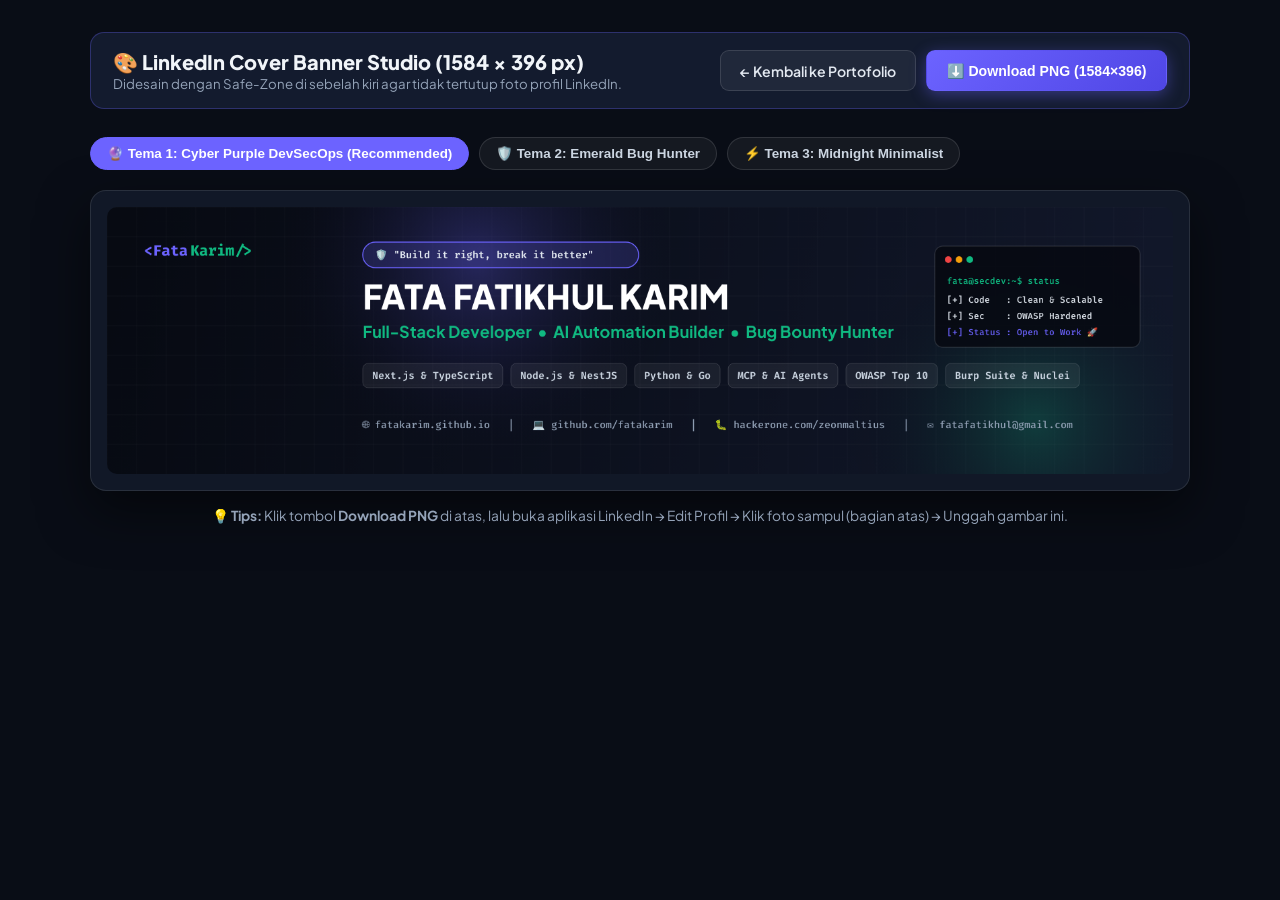
<file: banner.html>
<!DOCTYPE html>
<html lang="id">
<head>
  <meta charset="UTF-8" />
  <meta name="viewport" content="width=device-width, initial-scale=1.0" />
  <title>LinkedIn Banner Generator — Fata Fatikhul Karim</title>
  <link rel="preconnect" href="https://fonts.googleapis.com">
  <link rel="preconnect" href="https://fonts.gstatic.com" crossorigin>
  <link href="https://fonts.googleapis.com/css2?family=Fira+Code:wght@500;600;700&family=Plus+Jakarta+Sans:wght@500;600;700;800&display=swap" rel="stylesheet">
  <style>
    * { box-sizing: border-box; margin: 0; padding: 0; }
    body {
      background: #090d16;
      color: #f1f5f9;
      font-family: 'Plus Jakarta Sans', sans-serif;
      padding: 2rem 1rem;
      min-height: 100vh;
    }
    .container {
      max-width: 1100px;
      margin: 0 auto;
    }
    .top-bar {
      display: flex;
      justify-content: space-between;
      align-items: center;
      flex-wrap: wrap;
      gap: 1rem;
      background: #131b2e;
      border: 1px solid rgba(108, 99, 255, 0.3);
      padding: 1rem 1.4rem;
      border-radius: 14px;
      margin-bottom: 1.75rem;
    }
    .btn {
      display: inline-flex;
      align-items: center;
      gap: 0.5rem;
      padding: 0.65rem 1.2rem;
      border-radius: 9px;
      font-weight: 600;
      font-size: 0.88rem;
      cursor: pointer;
      text-decoration: none;
      border: 1px solid transparent;
      transition: all 0.2s;
    }
    .btn-back {
      background: rgba(255,255,255,0.06);
      color: #e2e8f0;
      border-color: rgba(255,255,255,0.12);
    }
    .btn-download {
      background: linear-gradient(135deg, #6c63ff, #4f46e5);
      color: #fff;
      box-shadow: 0 4px 16px rgba(108, 99, 255, 0.4);
    }
    .btn-download:hover { transform: translateY(-2px); }
    .theme-selector {
      display: flex;
      gap: 0.6rem;
      flex-wrap: wrap;
      margin-bottom: 1.25rem;
    }
    .theme-btn {
      background: rgba(255,255,255,0.05);
      border: 1px solid rgba(255,255,255,0.12);
      color: #cbd5e1;
      padding: 0.5rem 1rem;
      border-radius: 99px;
      font-size: 0.84rem;
      font-weight: 600;
      cursor: pointer;
    }
    .theme-btn.active {
      background: #6c63ff;
      border-color: #6c63ff;
      color: #fff;
    }
    .canvas-wrap {
      background: #111827;
      border: 1px solid rgba(255,255,255,0.1);
      border-radius: 16px;
      padding: 1rem;
      overflow: hidden;
      box-shadow: 0 20px 50px rgba(0,0,0,0.5);
    }
    canvas {
      width: 100%;
      height: auto;
      display: block;
      border-radius: 10px;
    }
    .note {
      margin-top: 1rem;
      font-size: 0.86rem;
      color: #94a3b8;
      text-align: center;
    }
  </style>
</head>
<body>
  <div class="container">
    <div class="top-bar">
      <div>
        <h1 style="font-size: 1.25rem; font-weight: 800;">🎨 LinkedIn Cover Banner Studio (1584 × 396 px)</h1>
        <p style="font-size: 0.83rem; color: #94a3b8;">Didesain dengan Safe-Zone di sebelah kiri agar tidak tertutup foto profil LinkedIn.</p>
      </div>
      <div style="display: flex; gap: 0.65rem; flex-wrap: wrap;">
        <a href="index.html" class="btn btn-back">← Kembali ke Portofolio</a>
        <button class="btn btn-download" id="downloadBtn">⬇️ Download PNG (1584×396)</button>
      </div>
    </div>

    <div class="theme-selector">
      <button class="theme-btn active" data-theme="purple">🔮 Tema 1: Cyber Purple DevSecOps (Recommended)</button>
      <button class="theme-btn" data-theme="emerald">🛡️ Tema 2: Emerald Bug Hunter</button>
      <button class="theme-btn" data-theme="midnight">⚡ Tema 3: Midnight Minimalist</button>
    </div>

    <div class="canvas-wrap">
      <canvas id="bannerCanvas" width="1584" height="396"></canvas>
    </div>

    <p class="note">
      💡 <strong>Tips:</strong> Klik tombol <strong>Download PNG</strong> di atas, lalu buka aplikasi LinkedIn → Edit Profil → Klik foto sampul (bagian atas) → Unggah gambar ini.
    </p>
  </div>

  <script>
    const canvas = document.getElementById('bannerCanvas');
    const ctx = canvas.getContext('2d');
    let currentTheme = 'purple';

    const themes = {
      purple: {
        bg1: '#070a12',
        bg2: '#12182b',
        accent1: '#6c63ff',
        accent2: '#10b981',
        badgeBg: 'rgba(108, 99, 255, 0.18)',
        badgeBorder: '#6c63ff'
      },
      emerald: {
        bg1: '#060d0c',
        bg2: '#0d1f1d',
        accent1: '#10b981',
        accent2: '#38bdf8',
        badgeBg: 'rgba(16, 185, 129, 0.18)',
        badgeBorder: '#10b981'
      },
      midnight: {
        bg1: '#09090b',
        bg2: '#18181b',
        accent1: '#38bdf8',
        accent2: '#a855f7',
        badgeBg: 'rgba(56, 189, 248, 0.16)',
        badgeBorder: '#38bdf8'
      }
    };

    function drawBanner(themeKey) {
      const t = themes[themeKey];
      const W = canvas.width;
      const H = canvas.height;

      // 1. Background Gradient
      const grad = ctx.createLinearGradient(0, 0, W, H);
      grad.addColorStop(0, t.bg1);
      grad.addColorStop(1, t.bg2);
      ctx.fillStyle = grad;
      ctx.fillRect(0, 0, W, H);

      // 2. Subtle Cyber Grid
      ctx.strokeStyle = 'rgba(255, 255, 255, 0.035)';
      ctx.lineWidth = 1;
      for (let x = 0; x < W; x += 44) {
        ctx.beginPath(); ctx.moveTo(x, 0); ctx.lineTo(x, H); ctx.stroke();
      }
      for (let y = 0; y < H; y += 44) {
        ctx.beginPath(); ctx.moveTo(0, y); ctx.lineTo(W, y); ctx.stroke();
      }

      // 3. Ambient Glow Circles
      const glow1 = ctx.createRadialGradient(550, 80, 10, 550, 80, 320);
      glow1.addColorStop(0, t.accent1 + '44');
      glow1.addColorStop(1, 'transparent');
      ctx.fillStyle = glow1;
      ctx.fillRect(0, 0, W, H);

      const glow2 = ctx.createRadialGradient(1380, 320, 10, 1380, 320, 290);
      glow2.addColorStop(0, t.accent2 + '38');
      glow2.addColorStop(1, 'transparent');
      ctx.fillStyle = glow2;
      ctx.fillRect(0, 0, W, H);

      // 4. Left Safe Zone Decorative Element (Avatar sits around X: 36..280, Y: 180..396)
      ctx.save();
      ctx.font = '700 22px "Fira Code", monospace';
      ctx.fillStyle = t.accent1;
      ctx.fillText('<Fata', 55, 72);
      ctx.fillStyle = t.accent2;
      ctx.fillText('Karim/>', 124, 72);
      ctx.restore();

      // 5. Main Content (Shifted right X=380 so LinkedIn Profile Picture NEVER covers it)
      const startX = 380;

      // Top Motto Pill
      ctx.fillStyle = t.badgeBg;
      ctx.strokeStyle = t.badgeBorder;
      ctx.lineWidth = 1.5;
      ctx.beginPath();
      ctx.roundRect(startX, 52, 410, 38, 19);
      ctx.fill();
      ctx.stroke();

      ctx.fillStyle = '#e2e8f0';
      ctx.font = '600 15px "Fira Code", monospace';
      ctx.fillText('🛡️ "Build it right, break it better"', startX + 18, 76);

      // Main Name
      ctx.fillStyle = '#ffffff';
      ctx.font = '800 50px "Plus Jakarta Sans", sans-serif';
      ctx.fillText('FATA FATIKHUL KARIM', startX, 152);

      // Role Title
      ctx.fillStyle = t.accent2;
      ctx.font = '700 24px "Plus Jakarta Sans", sans-serif';
      ctx.fillText('Full-Stack Developer  •  AI Automation Builder  •  Bug Bounty Hunter', startX, 194);

      // Tech Stack Pills
      const pills = [
        'Next.js & TypeScript',
        'Node.js & NestJS',
        'Python & Go',
        'MCP & AI Agents',
        'OWASP Top 10',
        'Burp Suite & Nuclei'
      ];
      let pillX = startX;
      const pillY = 232;
      ctx.font = '600 15px "Fira Code", monospace';

      pills.forEach((text) => {
        const w = ctx.measureText(text).width + 28;
        ctx.fillStyle = 'rgba(255, 255, 255, 0.06)';
        ctx.strokeStyle = 'rgba(255, 255, 255, 0.15)';
        ctx.lineWidth = 1;
        ctx.beginPath();
        ctx.roundRect(pillX, pillY, w, 36, 8);
        ctx.fill();
        ctx.stroke();

        ctx.fillStyle = '#cbd5e1';
        ctx.fillText(text, pillX + 14, pillY + 23);
        pillX += w + 12;
      });

      // Bottom Contact Bar
      ctx.fillStyle = '#94a3b8';
      ctx.font = '500 15px "Fira Code", monospace';
      ctx.fillText('🌐 fatakarim.github.io   |   💻 github.com/fatakarim   |   🐛 hackerone.com/zeonmaltius   |   ✉️ fatafatikhul@gmail.com', startX, 328);

      // Right Decorative Terminal Card
      const cardX = 1230;
      const cardY = 58;
      const cardW = 305;
      const cardH = 150;
      ctx.fillStyle = 'rgba(6, 9, 17, 0.85)';
      ctx.strokeStyle = 'rgba(255, 255, 255, 0.12)';
      ctx.lineWidth = 1.5;
      ctx.beginPath();
      ctx.roundRect(cardX, cardY, cardW, cardH, 12);
      ctx.fill();
      ctx.stroke();

      // Terminal dots
      ctx.fillStyle = '#ef4444'; ctx.beginPath(); ctx.arc(cardX + 20, cardY + 20, 5, 0, Math.PI * 2); ctx.fill();
      ctx.fillStyle = '#f59e0b'; ctx.beginPath(); ctx.arc(cardX + 36, cardY + 20, 5, 0, Math.PI * 2); ctx.fill();
      ctx.fillStyle = '#10b981'; ctx.beginPath(); ctx.arc(cardX + 52, cardY + 20, 5, 0, Math.PI * 2); ctx.fill();

      ctx.font = '500 13px "Fira Code", monospace';
      ctx.fillStyle = t.accent2;
      ctx.fillText('fata@secdev:~$ status', cardX + 18, cardY + 56);
      ctx.fillStyle = '#e2e8f0';
      ctx.fillText('[+] Code   : Clean & Scalable', cardX + 18, cardY + 84);
      ctx.fillText('[+] Sec    : OWASP Hardened', cardX + 18, cardY + 108);
      ctx.fillStyle = t.accent1;
      ctx.fillText('[+] Status : Open to Work 🚀', cardX + 18, cardY + 132);
    }

    // Ensure fonts are loaded before initial draw
    document.fonts.ready.then(() => {
      drawBanner(currentTheme);
    });
    drawBanner(currentTheme);

    document.querySelectorAll('.theme-btn').forEach((btn) => {
      btn.addEventListener('click', () => {
        document.querySelectorAll('.theme-btn').forEach((b) => b.classList.remove('active'));
        btn.classList.add('active');
        currentTheme = btn.getAttribute('data-theme');
        drawBanner(currentTheme);
      });
    });

    document.getElementById('downloadBtn').addEventListener('click', () => {
      const link = document.createElement('a');
      link.download = `linkedin-banner-fata-${currentTheme}.png`;
      link.href = canvas.toDataURL('image/png');
      link.click();
    });
  </script>
</body>
</html>
</file>
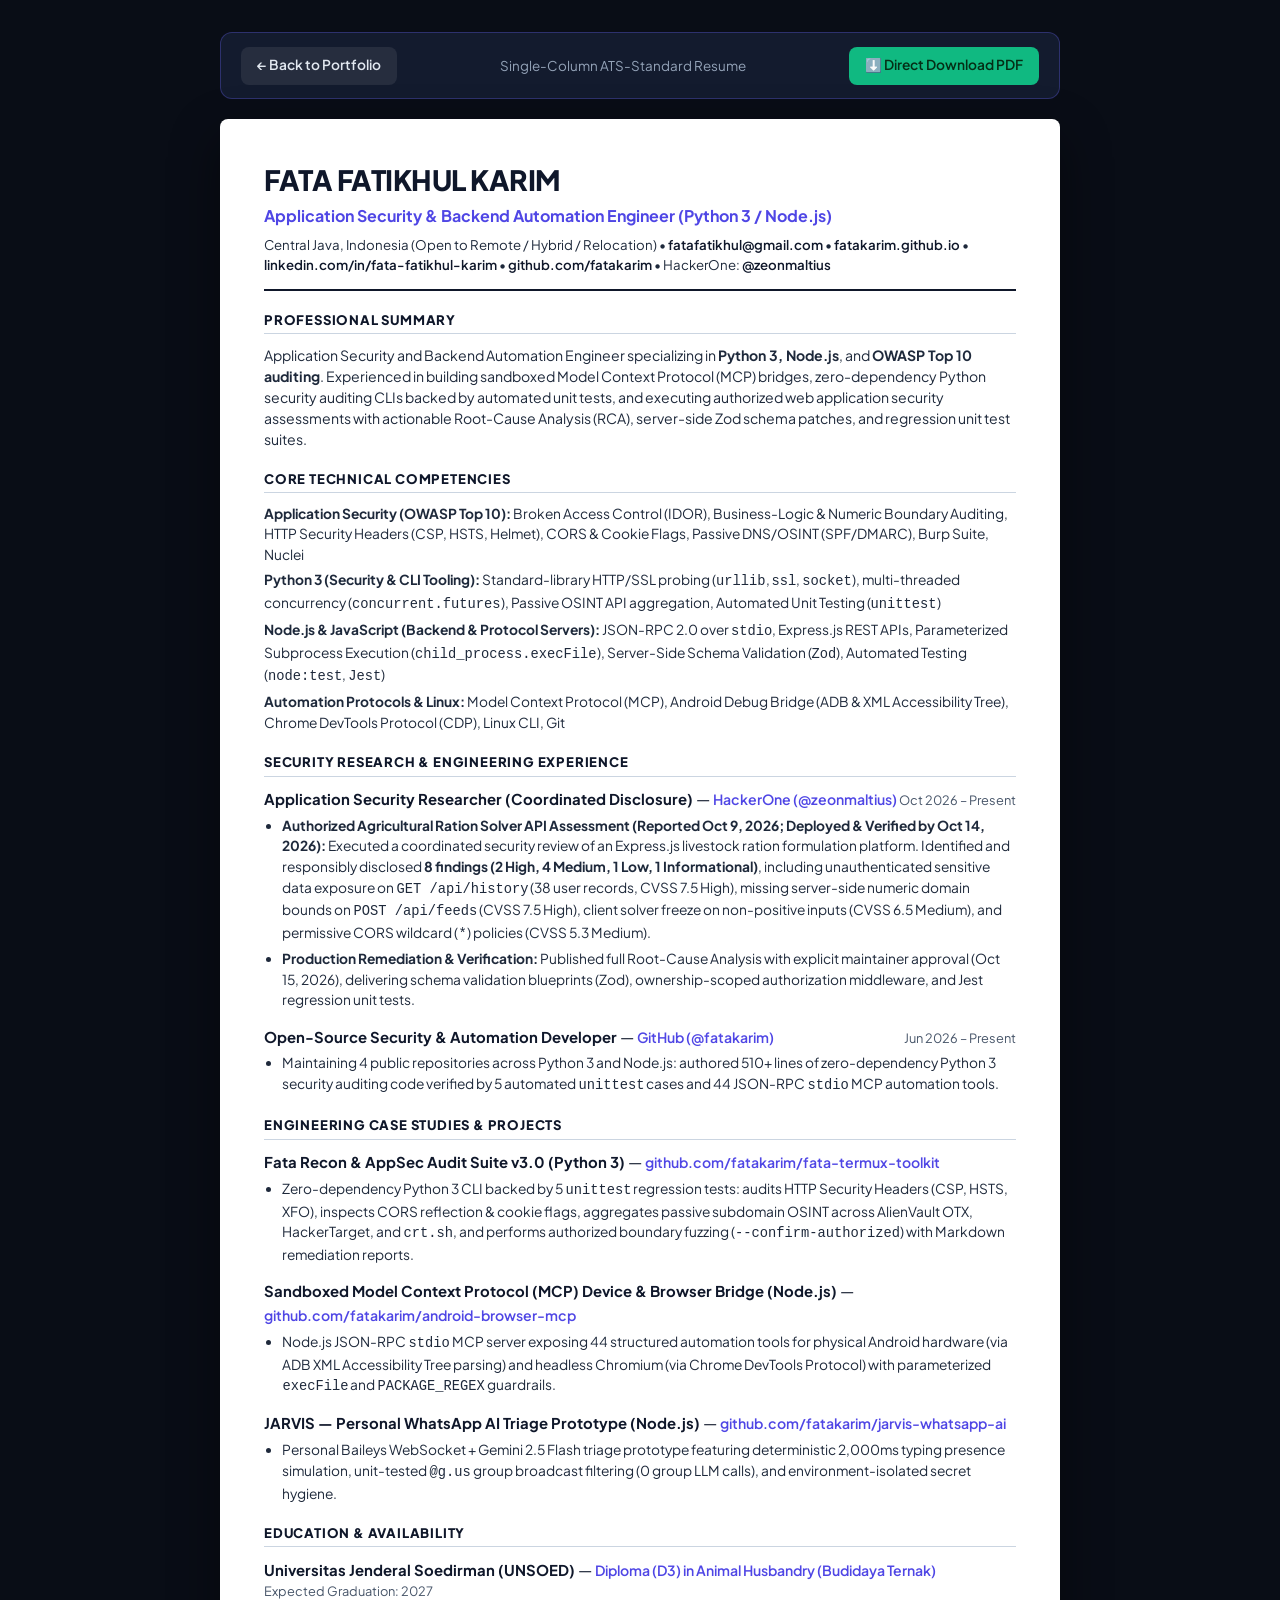
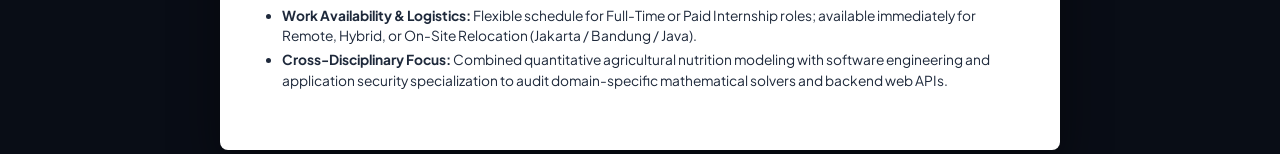
<file: cv.html>
<!DOCTYPE html>
<html lang="en">
<head>
  <meta charset="UTF-8" />
  <meta name="viewport" content="width=device-width, initial-scale=1.0" />
  <title>Resume — Fata Fatikhul Karim</title>
  <link rel="icon" type="image/svg+xml" href="favicon.svg" />
  <link rel="preconnect" href="https://fonts.googleapis.com">
  <link rel="preconnect" href="https://fonts.gstatic.com" crossorigin>
  <link href="https://fonts.googleapis.com/css2?family=Plus+Jakarta+Sans:wght@400;500;600;700;800&family=Fira+Code:wght@400;500&display=swap" rel="stylesheet">
  <style>
    :root {
      --primary: #1e293b;
      --accent: #4f46e5;
      --text-dark: #0f172a;
      --text-body: #1e293b;
      --text-muted: #475569;
      --border: #cbd5e1;
    }
    * { box-sizing: border-box; margin: 0; padding: 0; }
    body {
      font-family: 'Plus Jakarta Sans', Arial, sans-serif;
      background: #090d16;
      color: var(--text-dark);
      line-height: 1.5;
      padding: 2rem 1rem;
    }
    .toolbar {
      max-width: 840px;
      margin: 0 auto 1.25rem;
      display: flex;
      justify-content: space-between;
      align-items: center;
      flex-wrap: wrap;
      gap: 0.75rem;
      background: #131b2e;
      padding: 0.85rem 1.25rem;
      border-radius: 12px;
      border: 1px solid rgba(108, 99, 255, 0.3);
      color: #f8fafc;
    }
    .toolbar a, .toolbar button {
      display: inline-flex;
      align-items: center;
      gap: 0.45rem;
      padding: 0.55rem 1rem;
      border-radius: 8px;
      font-weight: 600;
      font-size: 0.86rem;
      cursor: pointer;
      text-decoration: none;
      border: none;
    }
    .btn-back { background: rgba(255,255,255,0.08); color: #e2e8f0; }
    .btn-dl { background: #10b981; color: #052e16; }
    .resume-sheet {
      max-width: 840px;
      margin: 0 auto;
      background: #ffffff;
      padding: 2.5rem 2.75rem;
      border-radius: 8px;
      box-shadow: 0 20px 50px rgba(0,0,0,0.45);
    }
    .header {
      border-bottom: 2px solid var(--text-dark);
      padding-bottom: 0.9rem;
      margin-bottom: 1.15rem;
    }
    .header h1 {
      font-size: 1.75rem;
      font-weight: 800;
      letter-spacing: -0.5px;
      color: var(--text-dark);
    }
    .header .role {
      font-size: 1rem;
      font-weight: 700;
      color: var(--accent);
      margin: 0.15rem 0 0.45rem;
    }
    .contact-line {
      font-size: 0.83rem;
      color: var(--text-body);
    }
    .contact-line a { color: var(--text-dark); text-decoration: none; font-weight: 600; }
    .section { margin-bottom: 1.15rem; }
    .section-title {
      font-size: 0.82rem;
      font-weight: 800;
      text-transform: uppercase;
      letter-spacing: 0.8px;
      color: var(--text-dark);
      border-bottom: 1px solid var(--border);
      padding-bottom: 0.25rem;
      margin-bottom: 0.65rem;
    }
    .summary { font-size: 0.88rem; color: var(--text-body); }
    .exp-item { margin-bottom: 0.85rem; }
    .exp-head {
      display: flex;
      justify-content: space-between;
      align-items: baseline;
      flex-wrap: wrap;
    }
    .exp-title { font-weight: 700; font-size: 0.93rem; color: var(--text-dark); }
    .exp-org { font-weight: 600; color: var(--accent); font-size: 0.88rem; }
    .exp-date { font-size: 0.8rem; color: var(--text-muted); }
    ul.bullets {
      margin-top: 0.3rem;
      padding-left: 1.15rem;
      font-size: 0.86rem;
      color: var(--text-body);
    }
    ul.bullets li { margin-bottom: 0.22rem; }
    .skills-list {
      font-size: 0.86rem;
      color: var(--text-body);
    }
    .skills-list div { margin-bottom: 0.28rem; }
    @media print {
      body { background: #fff; padding: 0; }
      .toolbar { display: none !important; }
      .resume-sheet { box-shadow: none; padding: 0; max-width: 100%; }
    }
  </style>
</head>
<body>
  <div class="toolbar">
    <a href="index.html" class="btn-back">← Back to Portfolio</a>
    <span style="font-size: 0.84rem; color: #94a3b8;">Single-Column ATS-Standard Resume</span>
    <a href="Fata-Fatikhul-Karim-Resume.pdf" download class="btn-dl">⬇️ Direct Download PDF</a>
  </div>

  <div class="resume-sheet">
    <header class="header">
      <h1>FATA FATIKHUL KARIM</h1>
      <div class="role">Application Security &amp; Backend Automation Engineer (Python 3 / Node.js)</div>
      <div class="contact-line">
        Central Java, Indonesia (Open to Remote / Hybrid / Relocation) &bull;
        <a href="mailto:fatafatikhul@gmail.com">fatafatikhul@gmail.com</a> &bull;
        <a href="https://fatakarim.github.io">fatakarim.github.io</a> &bull;
        <a href="https://www.linkedin.com/in/fata-fatikhul-karim">linkedin.com/in/fata-fatikhul-karim</a> &bull;
        <a href="https://github.com/fatakarim">github.com/fatakarim</a> &bull;
        HackerOne: <a href="https://hackerone.com/zeonmaltius">@zeonmaltius</a>
      </div>
    </header>

    <section class="section">
      <h2 class="section-title">Professional Summary</h2>
      <p class="summary">
        Application Security and Backend Automation Engineer specializing in <strong>Python 3, Node.js</strong>, and <strong>OWASP Top 10 auditing</strong>. Experienced in building sandboxed Model Context Protocol (MCP) bridges, zero-dependency Python security auditing CLIs backed by automated unit tests, and executing authorized web application security assessments with actionable Root-Cause Analysis (RCA), server-side Zod schema patches, and regression unit test suites.
      </p>
    </section>

    <section class="section">
      <h2 class="section-title">Core Technical Competencies</h2>
      <div class="skills-list">
        <div><strong>Application Security (OWASP Top 10):</strong> Broken Access Control (IDOR), Business-Logic &amp; Numeric Boundary Auditing, HTTP Security Headers (CSP, HSTS, Helmet), CORS &amp; Cookie Flags, Passive DNS/OSINT (SPF/DMARC), Burp Suite, Nuclei</div>
        <div><strong>Python 3 (Security &amp; CLI Tooling):</strong> Standard-library HTTP/SSL probing (<code>urllib</code>, <code>ssl</code>, <code>socket</code>), multi-threaded concurrency (<code>concurrent.futures</code>), Passive OSINT API aggregation, Automated Unit Testing (<code>unittest</code>)</div>
        <div><strong>Node.js &amp; JavaScript (Backend &amp; Protocol Servers):</strong> JSON-RPC 2.0 over <code>stdio</code>, Express.js REST APIs, Parameterized Subprocess Execution (<code>child_process.execFile</code>), Server-Side Schema Validation (<code>Zod</code>), Automated Testing (<code>node:test</code>, <code>Jest</code>)</div>
        <div><strong>Automation Protocols &amp; Linux:</strong> Model Context Protocol (MCP), Android Debug Bridge (ADB &amp; XML Accessibility Tree), Chrome DevTools Protocol (CDP), Linux CLI, Git</div>
      </div>
    </section>

    <section class="section">
      <h2 class="section-title">Security Research &amp; Engineering Experience</h2>

      <div class="exp-item">
        <div class="exp-head">
          <div><span class="exp-title">Application Security Researcher (Coordinated Disclosure)</span> — <span class="exp-org">HackerOne (@zeonmaltius)</span></div>
          <span class="exp-date">Oct 2026 – Present</span>
        </div>
        <ul class="bullets">
          <li><strong>Authorized Agricultural Ration Solver API Assessment (Reported Oct 9, 2026; Deployed &amp; Verified by Oct 14, 2026):</strong> Executed a coordinated security review of an Express.js livestock ration formulation platform. Identified and responsibly disclosed <strong>8 findings (2 High, 4 Medium, 1 Low, 1 Informational)</strong>, including unauthenticated sensitive data exposure on <code>GET /api/history</code> (38 user records, CVSS 7.5 High), missing server-side numeric domain bounds on <code>POST /api/feeds</code> (CVSS 7.5 High), client solver freeze on non-positive inputs (CVSS 6.5 Medium), and permissive CORS wildcard (<code>*</code>) policies (CVSS 5.3 Medium).</li>
          <li><strong>Production Remediation &amp; Verification:</strong> Published full Root-Cause Analysis with explicit maintainer approval (Oct 15, 2026), delivering schema validation blueprints (Zod), ownership-scoped authorization middleware, and Jest regression unit tests.</li>
        </ul>
      </div>

      <div class="exp-item">
        <div class="exp-head">
          <div><span class="exp-title">Open-Source Security &amp; Automation Developer</span> — <span class="exp-org">GitHub (@fatakarim)</span></div>
          <span class="exp-date">Jun 2026 – Present</span>
        </div>
        <ul class="bullets">
          <li>Maintaining 4 public repositories across Python 3 and Node.js: authored 510+ lines of zero-dependency Python 3 security auditing code verified by 5 automated <code>unittest</code> cases and 44 JSON-RPC <code>stdio</code> MCP automation tools.</li>
        </ul>
      </div>
    </section>

    <section class="section">
      <h2 class="section-title">Engineering Case Studies &amp; Projects</h2>

      <div class="exp-item">
        <div class="exp-head">
          <div><span class="exp-title">Fata Recon &amp; AppSec Audit Suite v3.0 (Python 3)</span> — <span class="exp-org">github.com/fatakarim/fata-termux-toolkit</span></div>
        </div>
        <ul class="bullets">
          <li>Zero-dependency Python 3 CLI backed by 5 <code>unittest</code> regression tests: audits HTTP Security Headers (CSP, HSTS, XFO), inspects CORS reflection &amp; cookie flags, aggregates passive subdomain OSINT across AlienVault OTX, HackerTarget, and <code>crt.sh</code>, and performs authorized boundary fuzzing (<code>--confirm-authorized</code>) with Markdown remediation reports.</li>
        </ul>
      </div>

      <div class="exp-item">
        <div class="exp-head">
          <div><span class="exp-title">Sandboxed Model Context Protocol (MCP) Device &amp; Browser Bridge (Node.js)</span> — <span class="exp-org">github.com/fatakarim/android-browser-mcp</span></div>
        </div>
        <ul class="bullets">
          <li>Node.js JSON-RPC <code>stdio</code> MCP server exposing 44 structured automation tools for physical Android hardware (via ADB XML Accessibility Tree parsing) and headless Chromium (via Chrome DevTools Protocol) with parameterized <code>execFile</code> and <code>PACKAGE_REGEX</code> guardrails.</li>
        </ul>
      </div>

      <div class="exp-item">
        <div class="exp-head">
          <div><span class="exp-title">JARVIS — Personal WhatsApp AI Triage Prototype (Node.js)</span> — <span class="exp-org">github.com/fatakarim/jarvis-whatsapp-ai</span></div>
        </div>
        <ul class="bullets">
          <li>Personal Baileys WebSocket + Gemini 2.5 Flash triage prototype featuring deterministic 2,000ms typing presence simulation, unit-tested <code>@g.us</code> group broadcast filtering (0 group LLM calls), and environment-isolated secret hygiene.</li>
        </ul>
      </div>
    </section>

    <section class="section">
      <h2 class="section-title">Education &amp; Availability</h2>
      <div class="exp-item">
        <div class="exp-head">
          <div><span class="exp-title">Universitas Jenderal Soedirman (UNSOED)</span> — <span class="exp-org">Diploma (D3) in Animal Husbandry (Budidaya Ternak)</span></div>
          <span class="exp-date">Expected Graduation: 2027</span>
        </div>
        <ul class="bullets">
          <li><strong>Work Availability &amp; Logistics:</strong> Flexible schedule for Full-Time or Paid Internship roles; available immediately for Remote, Hybrid, or On-Site Relocation (Jakarta / Bandung / Java).</li>
          <li><strong>Cross-Disciplinary Focus:</strong> Combined quantitative agricultural nutrition modeling with software engineering and application security specialization to audit domain-specific mathematical solvers and backend web APIs.</li>
        </ul>
      </div>
    </section>
  </div>
</body>
</html>
</file>
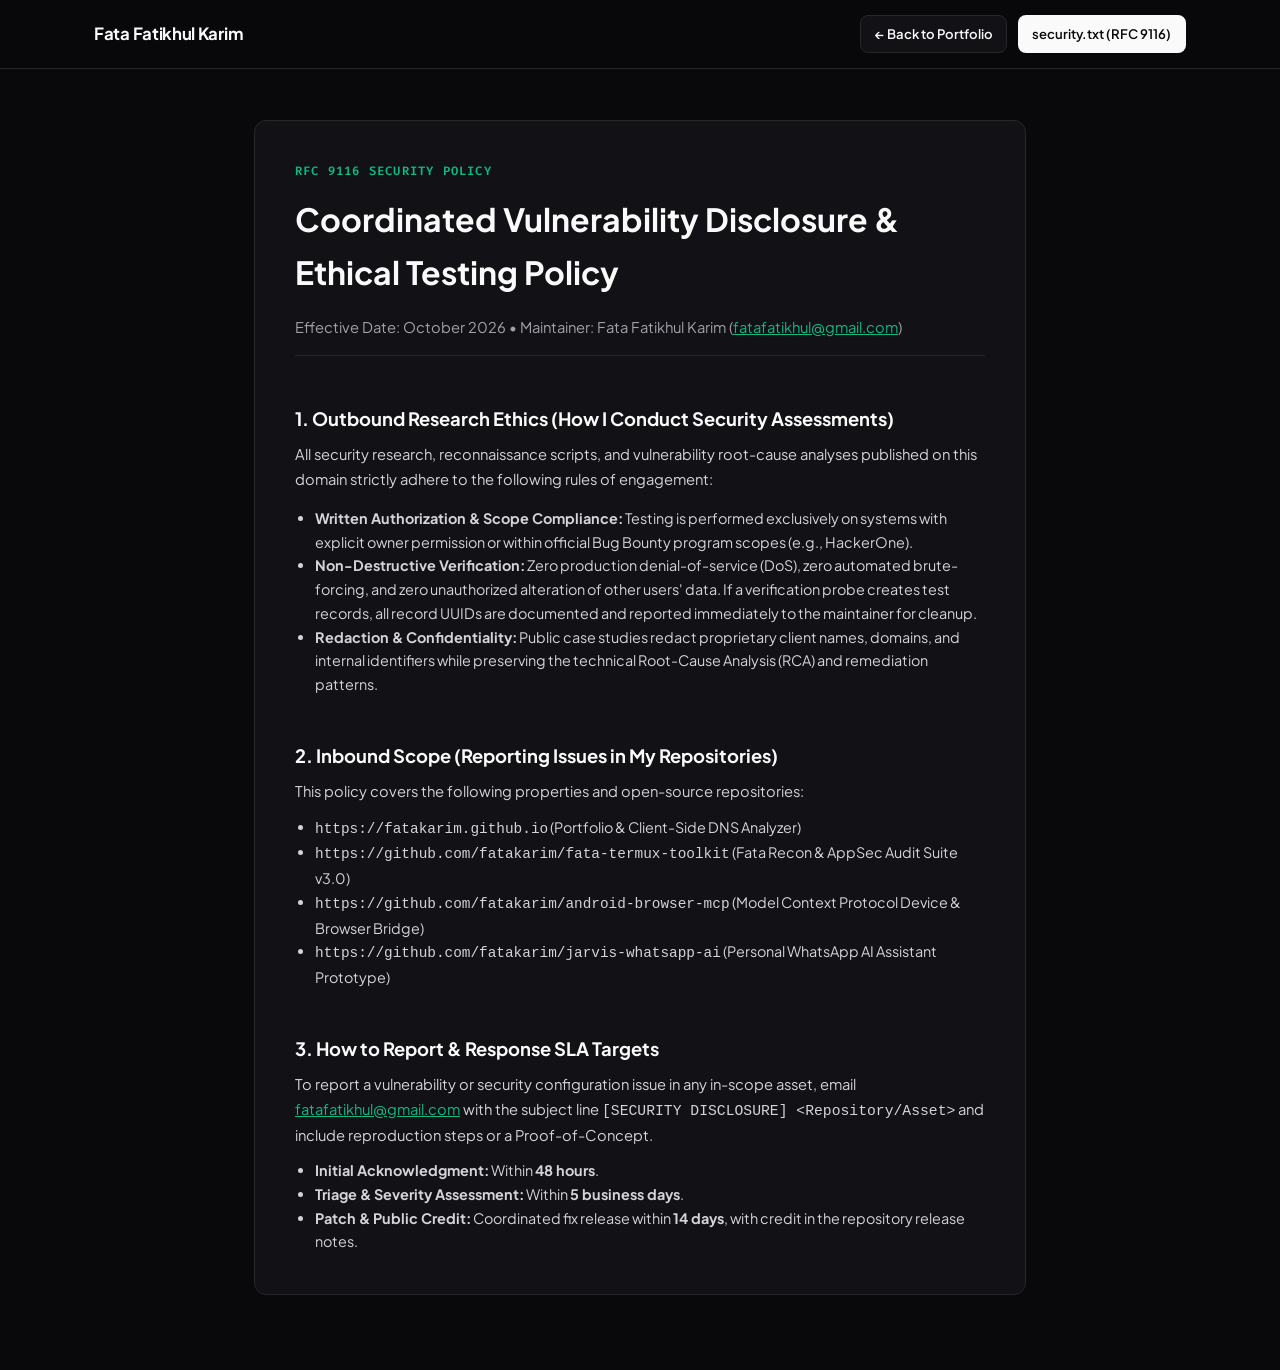
<file: disclosure-policy.html>
<!DOCTYPE html>
<html lang="en">
<head>
  <meta charset="UTF-8" />
  <meta name="viewport" content="width=device-width, initial-scale=1.0" />
  <meta name="referrer" content="strict-origin-when-cross-origin" />
  <title>Coordinated Vulnerability Disclosure Policy — Fata Fatikhul Karim</title>
  <meta name="description" content="Scope, reporting procedure, response SLA targets, and ethical rules of engagement for Fata Fatikhul Karim's repositories and web assets." />
  <link rel="icon" type="image/svg+xml" href="favicon.svg" />
  <link rel="preconnect" href="https://fonts.googleapis.com">
  <link rel="preconnect" href="https://fonts.gstatic.com" crossorigin>
  <link href="https://fonts.googleapis.com/css2?family=Fira+Code:wght@400;500;600&family=Plus+Jakarta+Sans:wght@400;500;600;700;800&display=swap" rel="stylesheet">
  <link rel="stylesheet" href="style.css" />
</head>
<body>
  <header class="navbar">
    <div class="container nav-content">
      <a href="index.html" class="logo">Fata Fatikhul Karim</a>
      <div class="nav-actions">
        <a href="index.html" class="btn btn-outline btn-sm">← Back to Portfolio</a>
        <a href=".well-known/security.txt" class="btn btn-primary btn-sm">security.txt (RFC 9116)</a>
      </div>
    </div>
  </header>

  <main class="container" style="padding-top: 7.5rem; padding-bottom: 5rem; max-width: 820px;">
    <article class="pillar-card" style="padding: 2.5rem;">
      <p class="eyebrow">RFC 9116 SECURITY POLICY</p>
      <h1 style="font-size: clamp(1.5rem, 3vw, 2rem); margin-bottom: 1rem;">
        Coordinated Vulnerability Disclosure &amp; Ethical Testing Policy
      </h1>
      <p style="color: var(--text-muted); font-size: 0.92rem; margin-bottom: 1.75rem; border-bottom: 1px solid var(--border-color); padding-bottom: 1rem;">
        Effective Date: October 2026 &bull; Maintainer: Fata Fatikhul Karim (<a href="mailto:fatafatikhul@gmail.com" style="color:var(--accent-green);">fatafatikhul@gmail.com</a>)
      </p>

      <h2 style="font-size: 1.15rem; margin: 1.25rem 0 0.5rem;">1. Outbound Research Ethics (How I Conduct Security Assessments)</h2>
      <p style="color: var(--text-body); font-size: 0.92rem; margin-bottom: 1rem;">
        All security research, reconnaissance scripts, and vulnerability root-cause analyses published on this domain strictly adhere to the following rules of engagement:
      </p>
      <ul style="color: var(--text-body); font-size: 0.9rem; padding-left: 1.25rem; margin-bottom: 1.5rem;">
        <li><strong>Written Authorization &amp; Scope Compliance:</strong> Testing is performed exclusively on systems with explicit owner permission or within official Bug Bounty program scopes (e.g., HackerOne).</li>
        <li><strong>Non-Destructive Verification:</strong> Zero production denial-of-service (DoS), zero automated brute-forcing, and zero unauthorized alteration of other users' data. If a verification probe creates test records, all record UUIDs are documented and reported immediately to the maintainer for cleanup.</li>
        <li><strong>Redaction &amp; Confidentiality:</strong> Public case studies redact proprietary client names, domains, and internal identifiers while preserving the technical Root-Cause Analysis (RCA) and remediation patterns.</li>
      </ul>

      <h2 style="font-size: 1.15rem; margin: 1.25rem 0 0.5rem;">2. Inbound Scope (Reporting Issues in My Repositories)</h2>
      <p style="color: var(--text-body); font-size: 0.92rem; margin-bottom: 0.75rem;">
        This policy covers the following properties and open-source repositories:
      </p>
      <ul style="color: var(--text-body); font-size: 0.9rem; padding-left: 1.25rem; margin-bottom: 1.5rem;">
        <li><code>https://fatakarim.github.io</code> (Portfolio &amp; Client-Side DNS Analyzer)</li>
        <li><code>https://github.com/fatakarim/fata-termux-toolkit</code> (Fata Recon &amp; AppSec Audit Suite v3.0)</li>
        <li><code>https://github.com/fatakarim/android-browser-mcp</code> (Model Context Protocol Device &amp; Browser Bridge)</li>
        <li><code>https://github.com/fatakarim/jarvis-whatsapp-ai</code> (Personal WhatsApp AI Assistant Prototype)</li>
      </ul>

      <h2 style="font-size: 1.15rem; margin: 1.25rem 0 0.5rem;">3. How to Report &amp; Response SLA Targets</h2>
      <p style="color: var(--text-body); font-size: 0.92rem; margin-bottom: 0.75rem;">
        To report a vulnerability or security configuration issue in any in-scope asset, email <a href="mailto:fatafatikhul@gmail.com" style="color:var(--accent-green);">fatafatikhul@gmail.com</a> with the subject line <code>[SECURITY DISCLOSURE] &lt;Repository/Asset&gt;</code> and include reproduction steps or a Proof-of-Concept.
      </p>
      <ul style="color: var(--text-body); font-size: 0.9rem; padding-left: 1.25rem;">
        <li><strong>Initial Acknowledgment:</strong> Within <strong>48 hours</strong>.</li>
        <li><strong>Triage &amp; Severity Assessment:</strong> Within <strong>5 business days</strong>.</li>
        <li><strong>Patch &amp; Public Credit:</strong> Coordinated fix release within <strong>14 days</strong>, with credit in the repository release notes.</li>
      </ul>
    </article>
  </main>
</body>
</html>
</file>
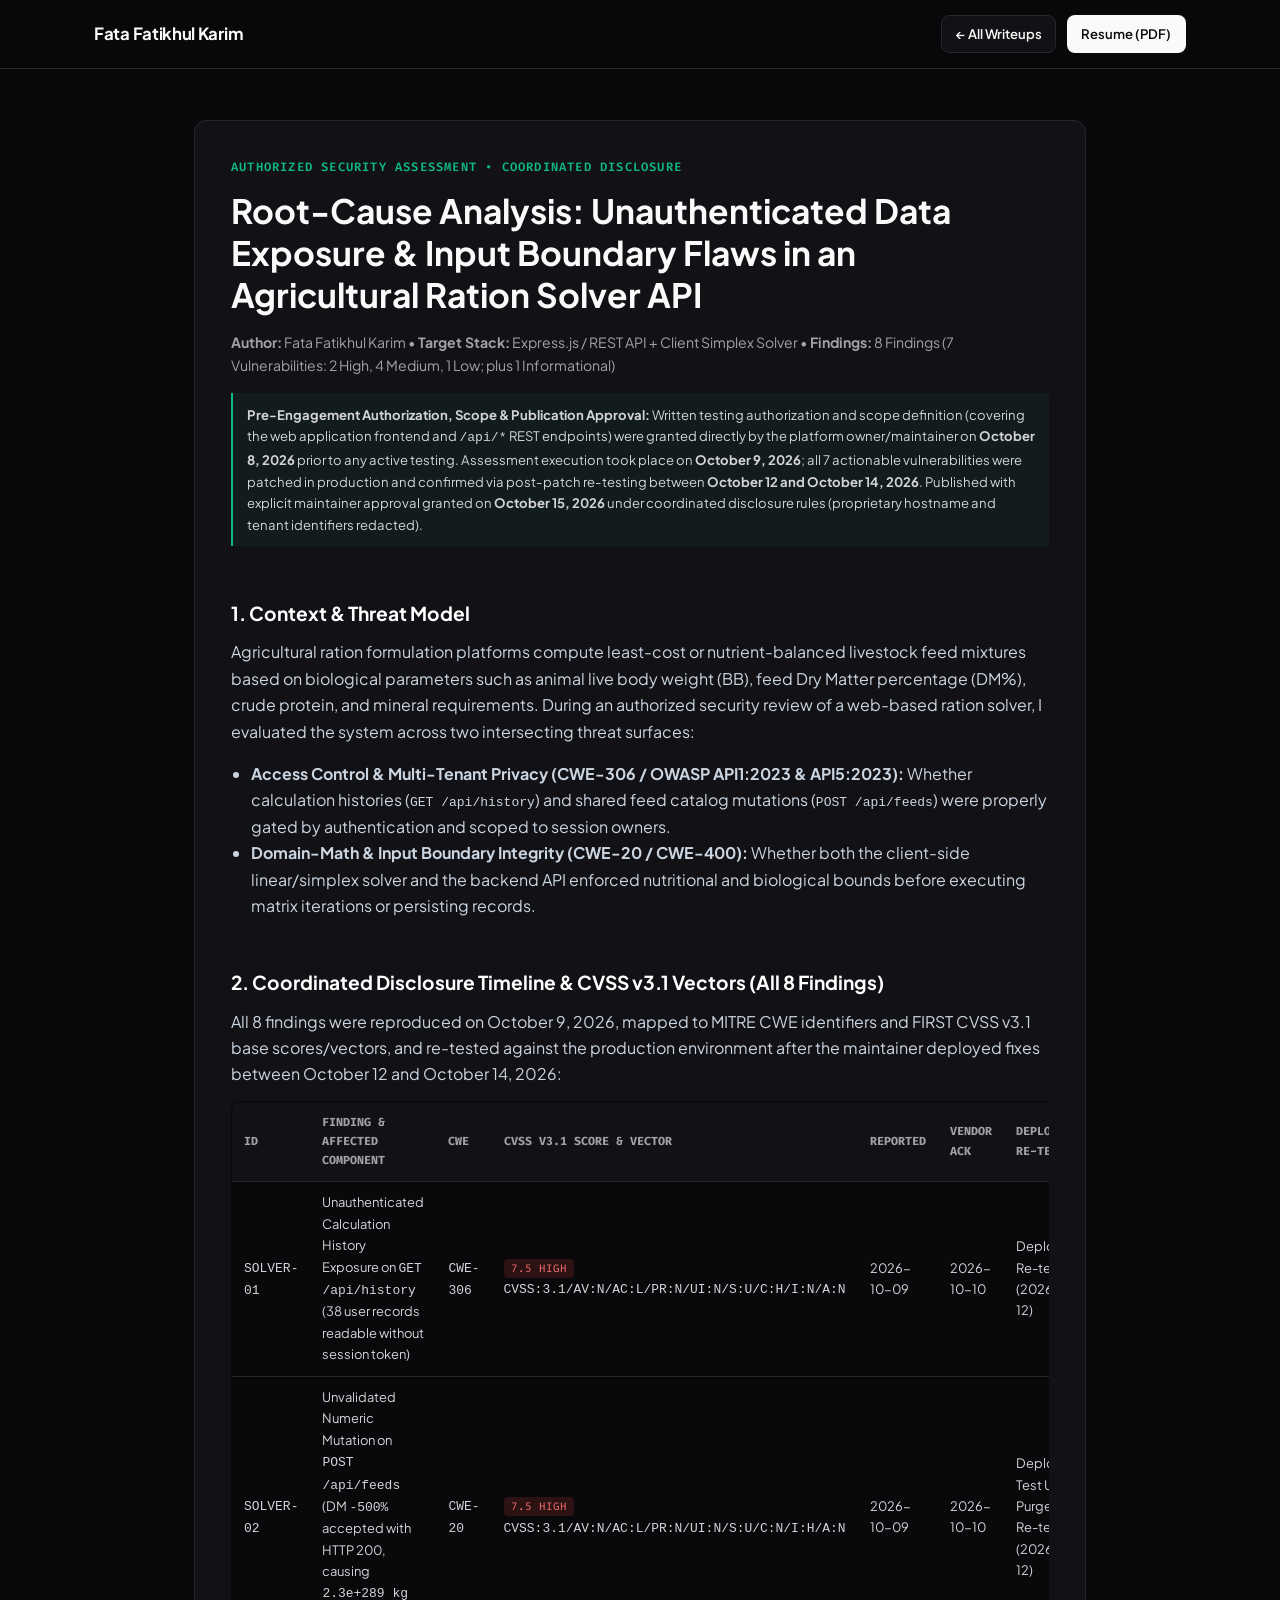
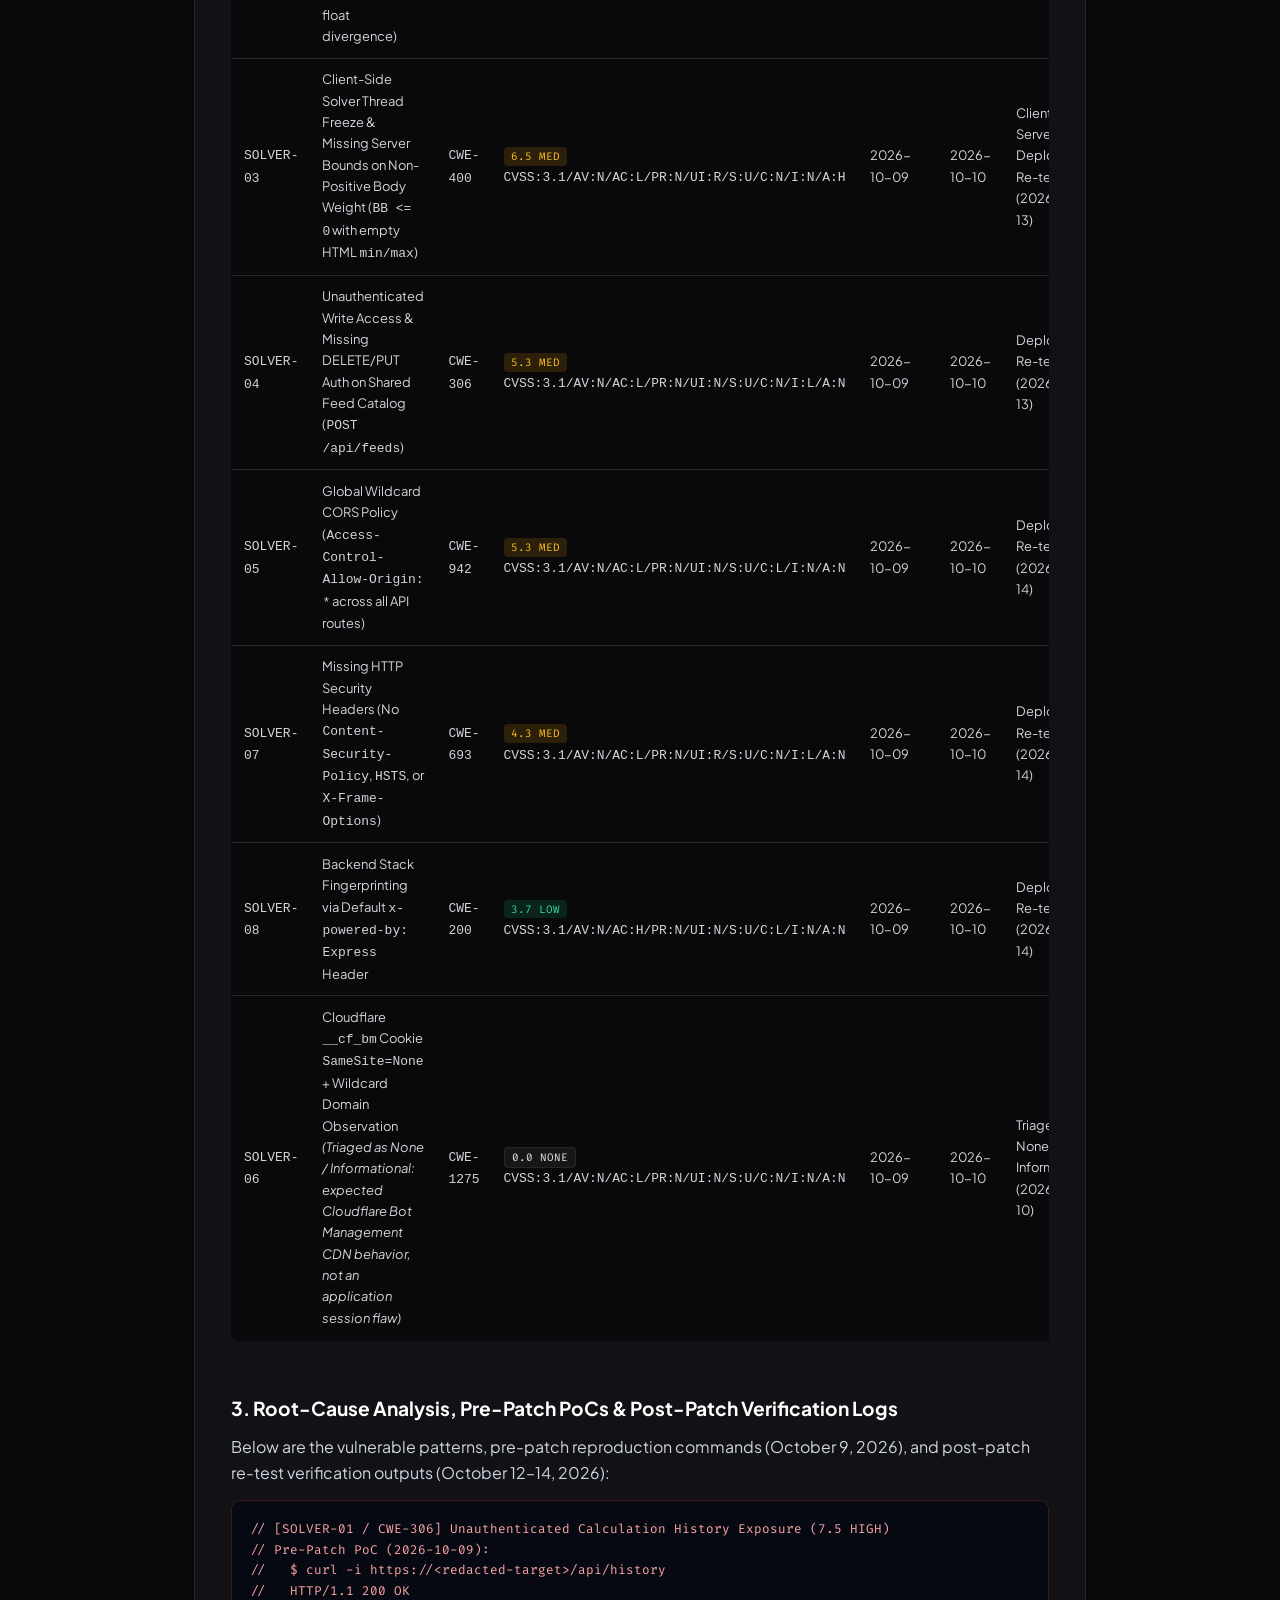
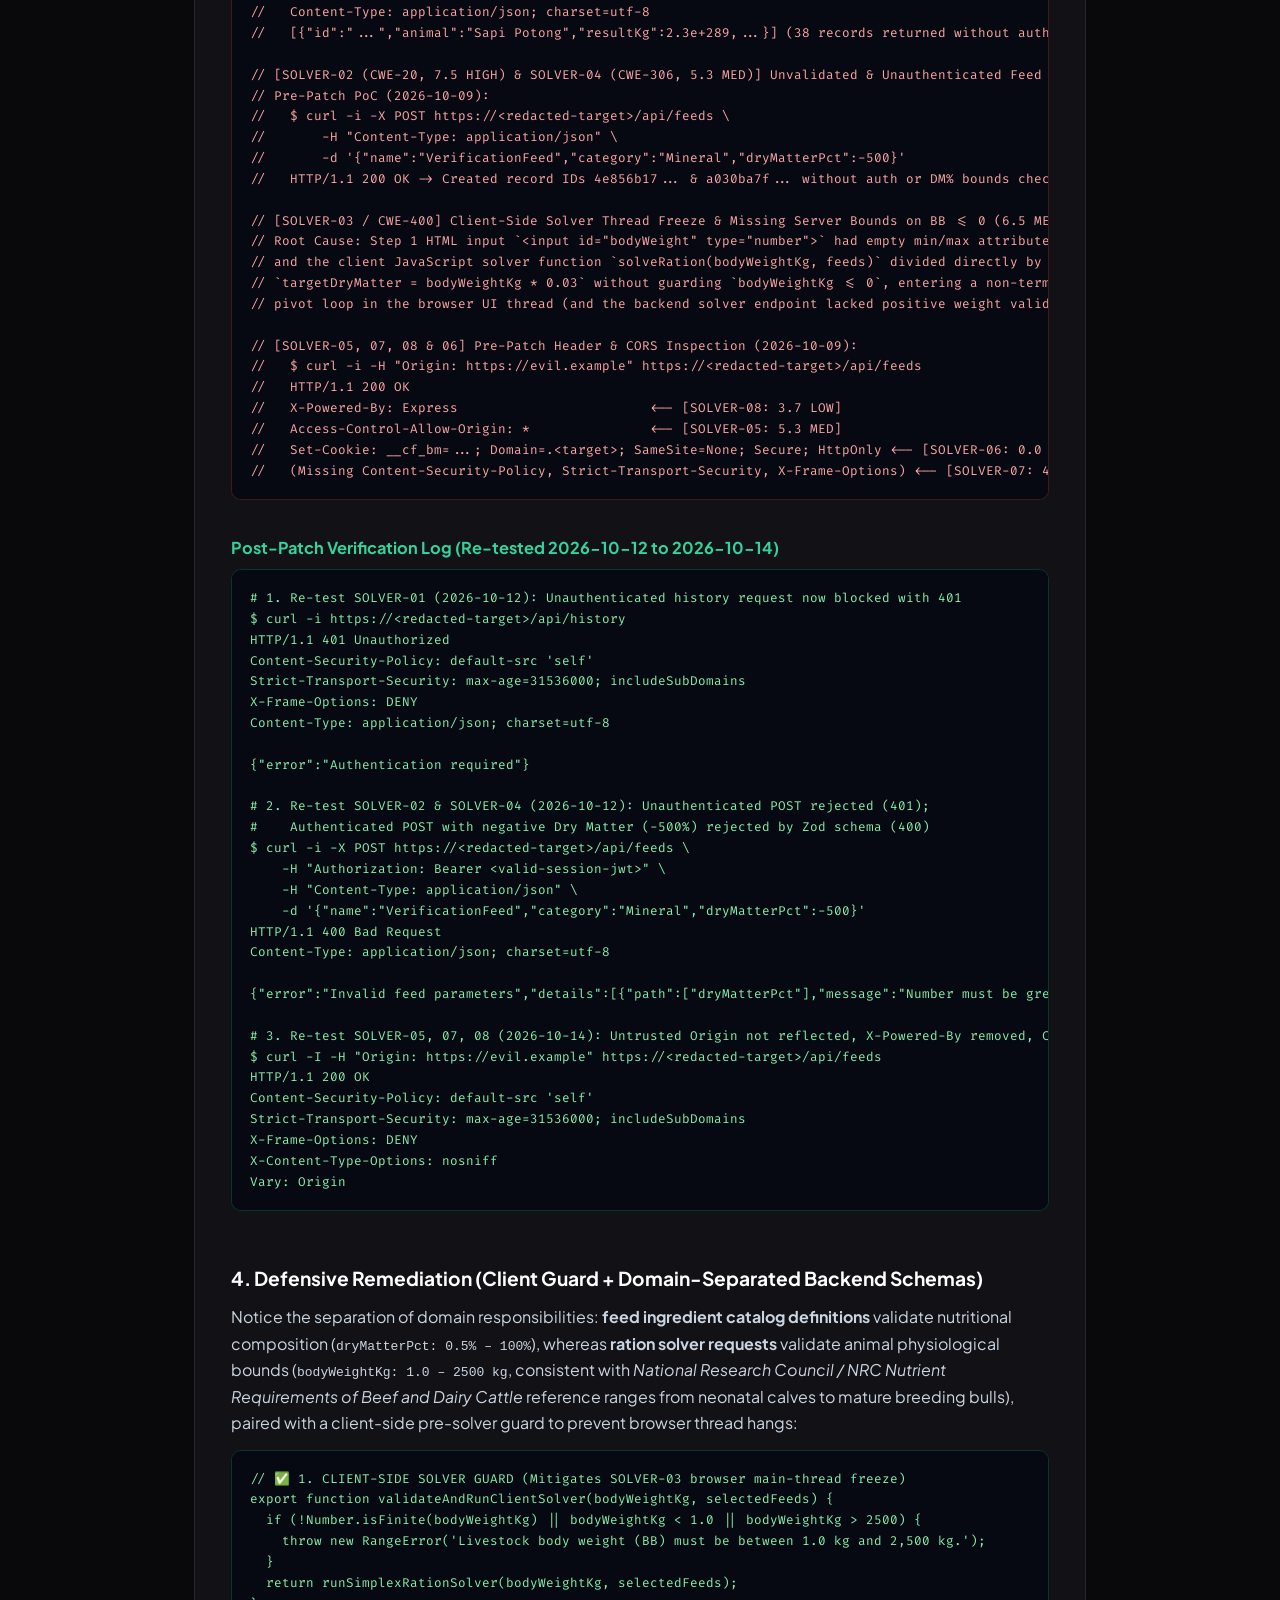
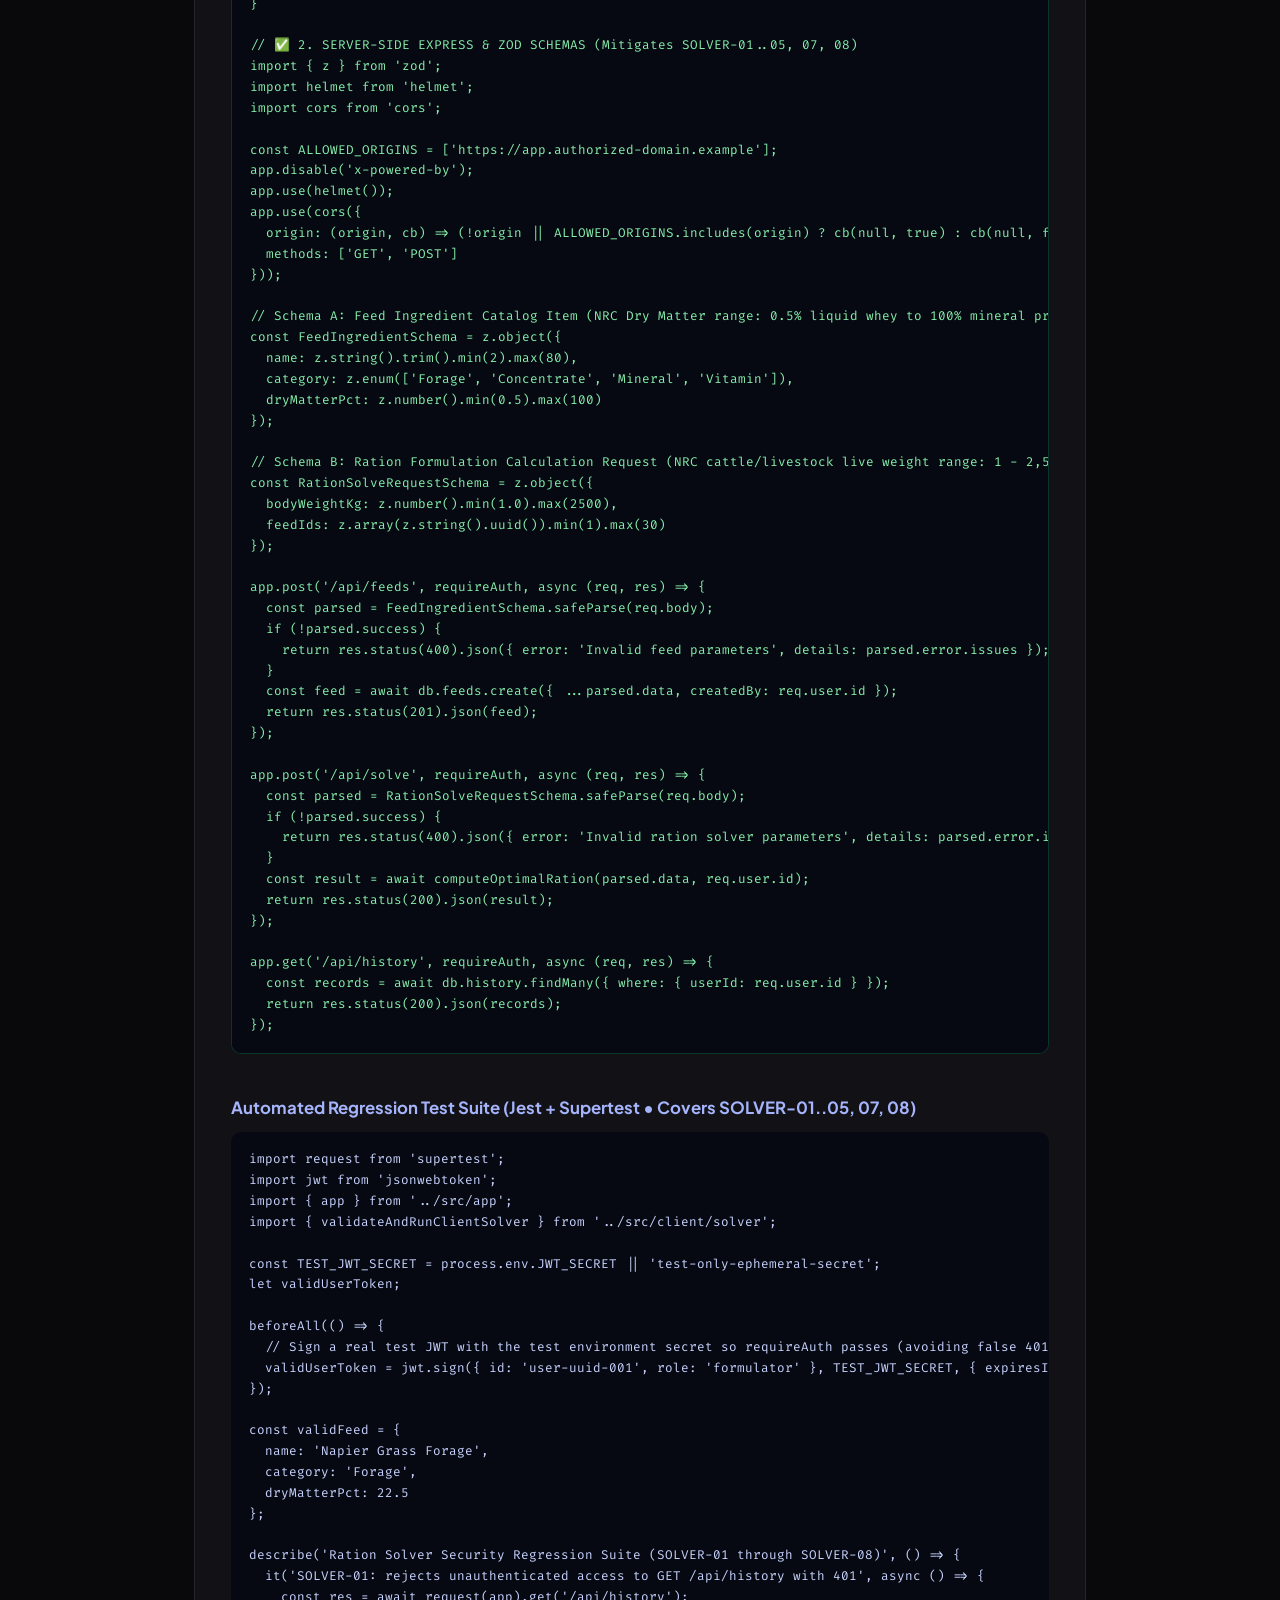
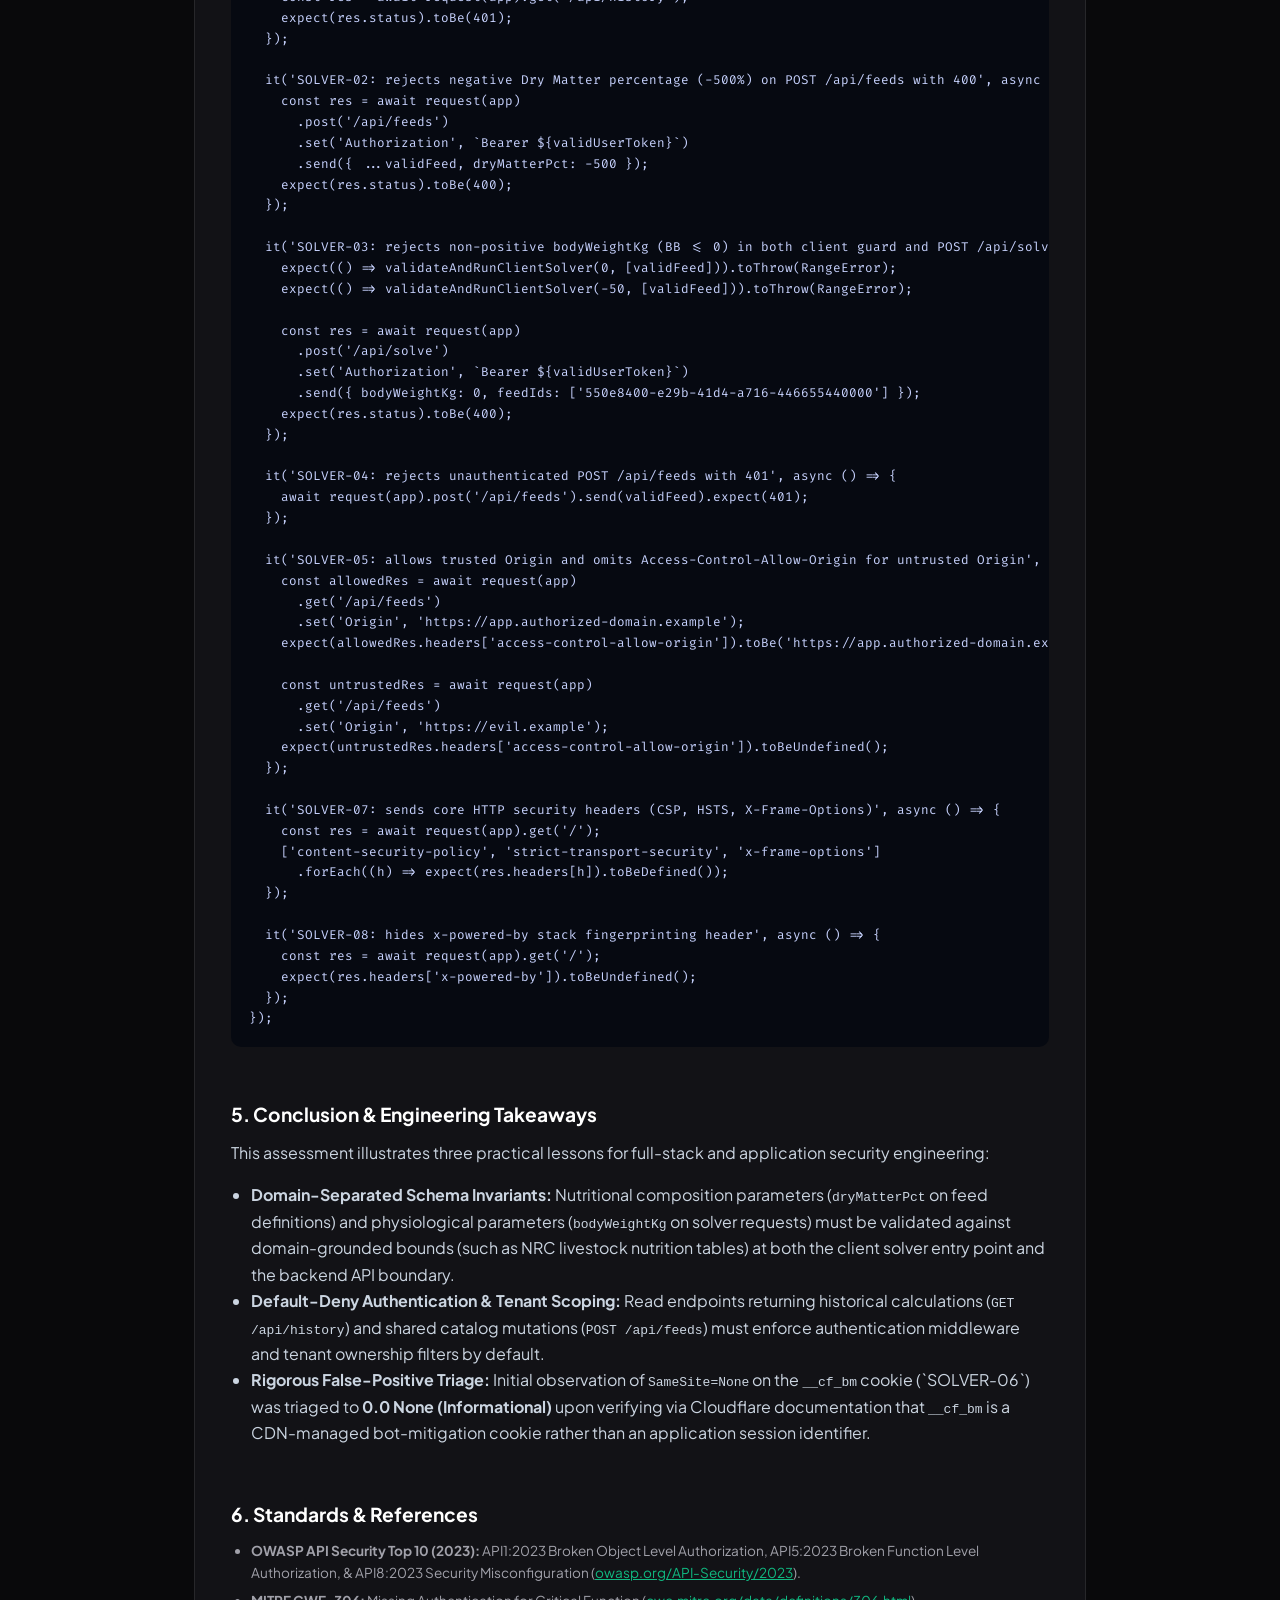
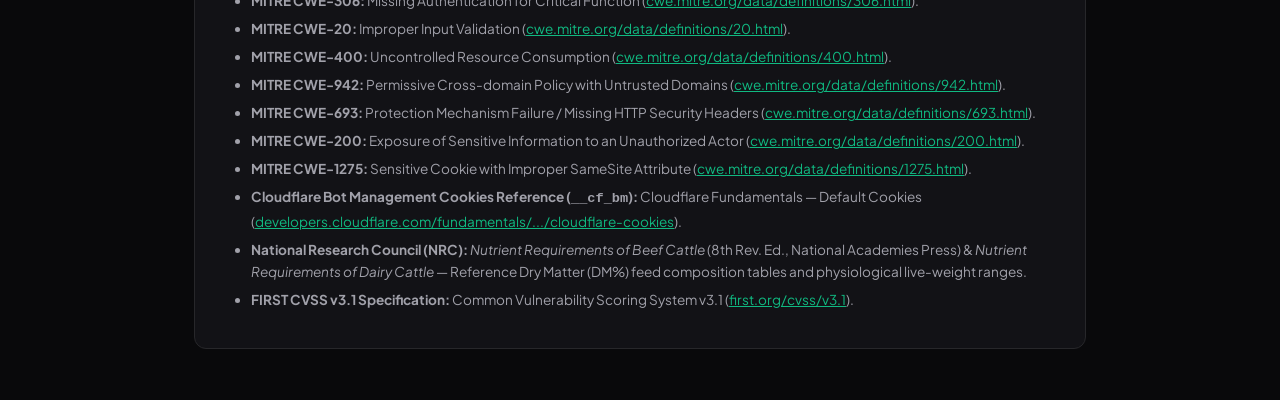
<file: writeups/agricultural-solver-api-audit.html>
<!DOCTYPE html>
<html lang="en">
<head>
  <meta charset="UTF-8" />
  <meta name="viewport" content="width=device-width, initial-scale=1.0" />
  <meta name="referrer" content="strict-origin-when-cross-origin" />
  <title>RCA: Unauthenticated Data Exposure &amp; Input Boundary Flaws in an Agricultural Ration Solver API — Fata Fatikhul Karim</title>
  <meta name="description" content="Technical Root-Cause Analysis (RCA), CVSS v3.1 vector strings, CWE mapping, post-patch re-test verification logs, and Zod/Jest remediation blueprints from an authorized Express.js security assessment." />
  <link rel="icon" type="image/svg+xml" href="../favicon.svg" />
  <link rel="preconnect" href="https://fonts.googleapis.com">
  <link rel="preconnect" href="https://fonts.gstatic.com" crossorigin>
  <link href="https://fonts.googleapis.com/css2?family=Fira+Code:wght@400;500;600&family=Plus+Jakarta+Sans:wght@400;500;600;700;800&display=swap" rel="stylesheet">
  <link rel="stylesheet" href="../style.css" />
</head>
<body>
  <header class="navbar">
    <div class="container nav-content">
      <a href="../index.html" class="logo">Fata Fatikhul Karim</a>
      <div class="nav-actions">
        <a href="../index.html#writeups" class="btn btn-outline btn-sm">← All Writeups</a>
        <a href="../Fata-Fatikhul-Karim-Resume.pdf" download class="btn btn-primary btn-sm">Resume (PDF)</a>
      </div>
    </div>
  </header>

  <main class="container" style="padding-top: 7.5rem; padding-bottom: 5rem; max-width: 940px;">
    <article class="pillar-card" style="padding: 2.25rem;">
      <p class="eyebrow">AUTHORIZED SECURITY ASSESSMENT &bull; COORDINATED DISCLOSURE</p>
      <h1 style="font-size: clamp(1.55rem, 3vw, 2.1rem); line-height: 1.25; margin-bottom: 1rem;">
        Root-Cause Analysis: Unauthenticated Data Exposure &amp; Input Boundary Flaws in an Agricultural Ration Solver API
      </h1>
      <p style="color: var(--text-muted); font-size: 0.88rem; margin-bottom: 1rem;">
        <strong>Author:</strong> Fata Fatikhul Karim &bull; <strong>Target Stack:</strong> Express.js / REST API + Client Simplex Solver &bull; <strong>Findings:</strong> 8 Findings (7 Vulnerabilities: 2 High, 4 Medium, 1 Low; plus 1 Informational)
      </p>

      <div class="project-meta-box" style="margin-bottom: 1.75rem;">
        <strong>Pre-Engagement Authorization, Scope &amp; Publication Approval:</strong> Written testing authorization and scope definition (covering the web application frontend and <code>/api/*</code> REST endpoints) were granted directly by the platform owner/maintainer on <strong>October 8, 2026</strong> prior to any active testing. Assessment execution took place on <strong>October 9, 2026</strong>; all 7 actionable vulnerabilities were patched in production and confirmed via post-patch re-testing between <strong>October 12 and October 14, 2026</strong>. Published with explicit maintainer approval granted on <strong>October 15, 2026</strong> under coordinated disclosure rules (proprietary hostname and tenant identifiers redacted).
      </div>

      <h2 style="font-size: 1.2rem; margin: 1.5rem 0 0.6rem; color: #fff;">1. Context &amp; Threat Model</h2>
      <p style="color: #cbd5e1; margin-bottom: 1rem;">
        Agricultural ration formulation platforms compute least-cost or nutrient-balanced livestock feed mixtures based on biological parameters such as animal live body weight (BB), feed Dry Matter percentage (DM%), crude protein, and mineral requirements. During an authorized security review of a web-based ration solver, I evaluated the system across two intersecting threat surfaces:
      </p>
      <ul style="color: #cbd5e1; padding-left: 1.25rem; margin-bottom: 1.25rem;">
        <li><strong>Access Control &amp; Multi-Tenant Privacy (CWE-306 / OWASP API1:2023 &amp; API5:2023):</strong> Whether calculation histories (<code>GET /api/history</code>) and shared feed catalog mutations (<code>POST /api/feeds</code>) were properly gated by authentication and scoped to session owners.</li>
        <li><strong>Domain-Math &amp; Input Boundary Integrity (CWE-20 / CWE-400):</strong> Whether both the client-side linear/simplex solver and the backend API enforced nutritional and biological bounds before executing matrix iterations or persisting records.</li>
      </ul>

      <h2 style="font-size: 1.2rem; margin: 1.75rem 0 0.6rem; color: #fff;">2. Coordinated Disclosure Timeline &amp; CVSS v3.1 Vectors (All 8 Findings)</h2>
      <p style="color: #cbd5e1; margin-bottom: 0.85rem;">
        All 8 findings were reproduced on October 9, 2026, mapped to MITRE CWE identifiers and FIRST CVSS v3.1 base scores/vectors, and re-tested against the production environment after the maintainer deployed fixes between October 12 and October 14, 2026:
      </p>
      <div style="overflow-x: auto; margin-bottom: 1.5rem;">
        <table class="disclosure-table">
          <thead>
            <tr>
              <th>ID</th>
              <th>Finding &amp; Affected Component</th>
              <th>CWE</th>
              <th>CVSS v3.1 Score &amp; Vector</th>
              <th>Reported</th>
              <th>Vendor Ack</th>
              <th>Deployed &amp; Re-tested</th>
            </tr>
          </thead>
          <tbody>
            <tr>
              <td><code>SOLVER-01</code></td>
              <td>Unauthenticated Calculation History Exposure on <code>GET /api/history</code> (38 user records readable without session token)</td>
              <td><code>CWE-306</code></td>
              <td><span class="pill-fail scan-status-pill">7.5 HIGH</span><br/><code>CVSS:3.1/AV:N/AC:L/PR:N/UI:N/S:U/C:H/I:N/A:N</code></td>
              <td>2026-10-09</td>
              <td>2026-10-10</td>
              <td>Deployed &amp; Re-tested (2026-10-12)</td>
            </tr>
            <tr>
              <td><code>SOLVER-02</code></td>
              <td>Unvalidated Numeric Mutation on <code>POST /api/feeds</code> (DM <code>-500%</code> accepted with HTTP 200, causing <code>2.3e+289 kg</code> float divergence)</td>
              <td><code>CWE-20</code></td>
              <td><span class="pill-fail scan-status-pill">7.5 HIGH</span><br/><code>CVSS:3.1/AV:N/AC:L/PR:N/UI:N/S:U/C:N/I:H/A:N</code></td>
              <td>2026-10-09</td>
              <td>2026-10-10</td>
              <td>Deployed, Test UUIDs Purged &amp; Re-tested (2026-10-12)</td>
            </tr>
            <tr>
              <td><code>SOLVER-03</code></td>
              <td>Client-Side Solver Thread Freeze &amp; Missing Server Bounds on Non-Positive Body Weight (<code>BB &lt;= 0</code> with empty HTML <code>min/max</code>)</td>
              <td><code>CWE-400</code></td>
              <td><span class="pill-warn scan-status-pill">6.5 MED</span><br/><code>CVSS:3.1/AV:N/AC:L/PR:N/UI:R/S:U/C:N/I:N/A:H</code></td>
              <td>2026-10-09</td>
              <td>2026-10-10</td>
              <td>Client + Server Guard Deployed &amp; Re-tested (2026-10-13)</td>
            </tr>
            <tr>
              <td><code>SOLVER-04</code></td>
              <td>Unauthenticated Write Access &amp; Missing DELETE/PUT Auth on Shared Feed Catalog (<code>POST /api/feeds</code>)</td>
              <td><code>CWE-306</code></td>
              <td><span class="pill-warn scan-status-pill">5.3 MED</span><br/><code>CVSS:3.1/AV:N/AC:L/PR:N/UI:N/S:U/C:N/I:L/A:N</code></td>
              <td>2026-10-09</td>
              <td>2026-10-10</td>
              <td>Deployed &amp; Re-tested (2026-10-13)</td>
            </tr>
            <tr>
              <td><code>SOLVER-05</code></td>
              <td>Global Wildcard CORS Policy (<code>Access-Control-Allow-Origin: *</code> across all API routes)</td>
              <td><code>CWE-942</code></td>
              <td><span class="pill-warn scan-status-pill">5.3 MED</span><br/><code>CVSS:3.1/AV:N/AC:L/PR:N/UI:N/S:U/C:L/I:N/A:N</code></td>
              <td>2026-10-09</td>
              <td>2026-10-10</td>
              <td>Deployed &amp; Re-tested (2026-10-14)</td>
            </tr>
            <tr>
              <td><code>SOLVER-07</code></td>
              <td>Missing HTTP Security Headers (No <code>Content-Security-Policy</code>, <code>HSTS</code>, or <code>X-Frame-Options</code>)</td>
              <td><code>CWE-693</code></td>
              <td><span class="pill-warn scan-status-pill">4.3 MED</span><br/><code>CVSS:3.1/AV:N/AC:L/PR:N/UI:R/S:U/C:N/I:L/A:N</code></td>
              <td>2026-10-09</td>
              <td>2026-10-10</td>
              <td>Deployed &amp; Re-tested (2026-10-14)</td>
            </tr>
            <tr>
              <td><code>SOLVER-08</code></td>
              <td>Backend Stack Fingerprinting via Default <code>x-powered-by: Express</code> Header</td>
              <td><code>CWE-200</code></td>
              <td><span class="pill-pass scan-status-pill">3.7 LOW</span><br/><code>CVSS:3.1/AV:N/AC:H/PR:N/UI:N/S:U/C:L/I:N/A:N</code></td>
              <td>2026-10-09</td>
              <td>2026-10-10</td>
              <td>Deployed &amp; Re-tested (2026-10-14)</td>
            </tr>
            <tr>
              <td><code>SOLVER-06</code></td>
              <td>Cloudflare <code>__cf_bm</code> Cookie <code>SameSite=None</code> + Wildcard Domain Observation <em>(Triaged as None / Informational: expected Cloudflare Bot Management CDN behavior, not an application session flaw)</em></td>
              <td><code>CWE-1275</code></td>
              <td><span class="badge-purple scan-status-pill">0.0 NONE</span><br/><code>CVSS:3.1/AV:N/AC:L/PR:N/UI:N/S:U/C:N/I:N/A:N</code></td>
              <td>2026-10-09</td>
              <td>2026-10-10</td>
              <td>Triaged as None / Informational (2026-10-10)</td>
            </tr>
          </tbody>
        </table>
      </div>

      <h2 style="font-size: 1.2rem; margin: 1.75rem 0 0.6rem; color: #fff;">3. Root-Cause Analysis, Pre-Patch PoCs &amp; Post-Patch Verification Logs</h2>
      <p style="color: #cbd5e1; margin-bottom: 0.85rem;">
        Below are the vulnerable patterns, pre-patch reproduction commands (October 9, 2026), and post-patch re-test verification outputs (October 12–14, 2026):
      </p>
      <pre style="background:#060911; padding:1.1rem; border-radius:10px; overflow-x:auto; font-family:var(--font-mono); font-size:0.79rem; color:#fca5a5; margin-bottom:1rem; border:1px solid rgba(239,68,68,0.25);">// [SOLVER-01 / CWE-306] Unauthenticated Calculation History Exposure (7.5 HIGH)
// Pre-Patch PoC (2026-10-09):
//   $ curl -i https://&lt;redacted-target&gt;/api/history
//   HTTP/1.1 200 OK
//   Content-Type: application/json; charset=utf-8
//   [{"id":"...","animal":"Sapi Potong","resultKg":2.3e+289,...}] (38 records returned without auth)

// [SOLVER-02 (CWE-20, 7.5 HIGH) &amp; SOLVER-04 (CWE-306, 5.3 MED)] Unvalidated &amp; Unauthenticated Feed Mutation
// Pre-Patch PoC (2026-10-09):
//   $ curl -i -X POST https://&lt;redacted-target&gt;/api/feeds \
//       -H "Content-Type: application/json" \
//       -d '{"name":"VerificationFeed","category":"Mineral","dryMatterPct":-500}'
//   HTTP/1.1 200 OK -> Created record IDs 4e856b17... &amp; a030ba7f... without auth or DM% bounds check.

// [SOLVER-03 / CWE-400] Client-Side Solver Thread Freeze &amp; Missing Server Bounds on BB &lt;= 0 (6.5 MEDIUM)
// Root Cause: Step 1 HTML input `&lt;input id="bodyWeight" type="number"&gt;` had empty min/max attributes,
// and the client JavaScript solver function `solveRation(bodyWeightKg, feeds)` divided directly by
// `targetDryMatter = bodyWeightKg * 0.03` without guarding `bodyWeightKg &lt;= 0`, entering a non-terminating
// pivot loop in the browser UI thread (and the backend solver endpoint lacked positive weight validation).

// [SOLVER-05, 07, 08 &amp; 06] Pre-Patch Header &amp; CORS Inspection (2026-10-09):
//   $ curl -i -H "Origin: https://evil.example" https://&lt;redacted-target&gt;/api/feeds
//   HTTP/1.1 200 OK
//   X-Powered-By: Express                        &lt;-- [SOLVER-08: 3.7 LOW]
//   Access-Control-Allow-Origin: *               &lt;-- [SOLVER-05: 5.3 MED]
//   Set-Cookie: __cf_bm=...; Domain=.&lt;target&gt;; SameSite=None; Secure; HttpOnly &lt;-- [SOLVER-06: 0.0 NONE / Cloudflare Bot Mgmt]
//   (Missing Content-Security-Policy, Strict-Transport-Security, X-Frame-Options) &lt;-- [SOLVER-07: 4.3 MED]</pre>

      <h3 style="font-size: 1.02rem; margin: 1.15rem 0 0.5rem; color: #34d399;">Post-Patch Verification Log (Re-tested 2026-10-12 to 2026-10-14)</h3>
      <pre style="background:#060911; padding:1.1rem; border-radius:10px; overflow-x:auto; font-family:var(--font-mono); font-size:0.79rem; color:#86efac; margin-bottom:1.5rem; border:1px solid rgba(16,185,129,0.25);"># 1. Re-test SOLVER-01 (2026-10-12): Unauthenticated history request now blocked with 401
$ curl -i https://&lt;redacted-target&gt;/api/history
HTTP/1.1 401 Unauthorized
Content-Security-Policy: default-src 'self'
Strict-Transport-Security: max-age=31536000; includeSubDomains
X-Frame-Options: DENY
Content-Type: application/json; charset=utf-8

{"error":"Authentication required"}

# 2. Re-test SOLVER-02 &amp; SOLVER-04 (2026-10-12): Unauthenticated POST rejected (401);
#    Authenticated POST with negative Dry Matter (-500%) rejected by Zod schema (400)
$ curl -i -X POST https://&lt;redacted-target&gt;/api/feeds \
    -H "Authorization: Bearer &lt;valid-session-jwt&gt;" \
    -H "Content-Type: application/json" \
    -d '{"name":"VerificationFeed","category":"Mineral","dryMatterPct":-500}'
HTTP/1.1 400 Bad Request
Content-Type: application/json; charset=utf-8

{"error":"Invalid feed parameters","details":[{"path":["dryMatterPct"],"message":"Number must be greater than or equal to 0.5"}]}

# 3. Re-test SOLVER-05, 07, 08 (2026-10-14): Untrusted Origin not reflected, X-Powered-By removed, CSP/HSTS active
$ curl -I -H "Origin: https://evil.example" https://&lt;redacted-target&gt;/api/feeds
HTTP/1.1 200 OK
Content-Security-Policy: default-src 'self'
Strict-Transport-Security: max-age=31536000; includeSubDomains
X-Frame-Options: DENY
X-Content-Type-Options: nosniff
Vary: Origin</pre>

      <h2 style="font-size: 1.2rem; margin: 1.75rem 0 0.6rem; color: #fff;">4. Defensive Remediation (Client Guard + Domain-Separated Backend Schemas)</h2>
      <p style="color: #cbd5e1; margin-bottom: 0.85rem;">
        Notice the separation of domain responsibilities: <strong>feed ingredient catalog definitions</strong> validate nutritional composition (<code>dryMatterPct: 0.5% – 100%</code>), whereas <strong>ration solver requests</strong> validate animal physiological bounds (<code>bodyWeightKg: 1.0 – 2500 kg</code>, consistent with <em>National Research Council / NRC Nutrient Requirements of Beef and Dairy Cattle</em> reference ranges from neonatal calves to mature breeding bulls), paired with a client-side pre-solver guard to prevent browser thread hangs:
      </p>
      <pre style="background:#060911; padding:1.1rem; border-radius:10px; overflow-x:auto; font-family:var(--font-mono); font-size:0.79rem; color:#86efac; margin-bottom:1.25rem; border:1px solid rgba(16,185,129,0.25);">// ✅ 1. CLIENT-SIDE SOLVER GUARD (Mitigates SOLVER-03 browser main-thread freeze)
export function validateAndRunClientSolver(bodyWeightKg, selectedFeeds) {
  if (!Number.isFinite(bodyWeightKg) || bodyWeightKg &lt; 1.0 || bodyWeightKg &gt; 2500) {
    throw new RangeError('Livestock body weight (BB) must be between 1.0 kg and 2,500 kg.');
  }
  return runSimplexRationSolver(bodyWeightKg, selectedFeeds);
}

// ✅ 2. SERVER-SIDE EXPRESS &amp; ZOD SCHEMAS (Mitigates SOLVER-01..05, 07, 08)
import { z } from 'zod';
import helmet from 'helmet';
import cors from 'cors';

const ALLOWED_ORIGINS = ['https://app.authorized-domain.example'];
app.disable('x-powered-by');
app.use(helmet());
app.use(cors({
  origin: (origin, cb) => (!origin || ALLOWED_ORIGINS.includes(origin) ? cb(null, true) : cb(null, false)),
  methods: ['GET', 'POST']
}));

// Schema A: Feed Ingredient Catalog Item (NRC Dry Matter range: 0.5% liquid whey to 100% mineral premix)
const FeedIngredientSchema = z.object({
  name: z.string().trim().min(2).max(80),
  category: z.enum(['Forage', 'Concentrate', 'Mineral', 'Vitamin']),
  dryMatterPct: z.number().min(0.5).max(100)
});

// Schema B: Ration Formulation Calculation Request (NRC cattle/livestock live weight range: 1 - 2,500 kg)
const RationSolveRequestSchema = z.object({
  bodyWeightKg: z.number().min(1.0).max(2500),
  feedIds: z.array(z.string().uuid()).min(1).max(30)
});

app.post('/api/feeds', requireAuth, async (req, res) => {
  const parsed = FeedIngredientSchema.safeParse(req.body);
  if (!parsed.success) {
    return res.status(400).json({ error: 'Invalid feed parameters', details: parsed.error.issues });
  }
  const feed = await db.feeds.create({ ...parsed.data, createdBy: req.user.id });
  return res.status(201).json(feed);
});

app.post('/api/solve', requireAuth, async (req, res) => {
  const parsed = RationSolveRequestSchema.safeParse(req.body);
  if (!parsed.success) {
    return res.status(400).json({ error: 'Invalid ration solver parameters', details: parsed.error.issues });
  }
  const result = await computeOptimalRation(parsed.data, req.user.id);
  return res.status(200).json(result);
});

app.get('/api/history', requireAuth, async (req, res) => {
  const records = await db.history.findMany({ where: { userId: req.user.id } });
  return res.status(200).json(records);
});</pre>

      <h3 style="font-size: 1.05rem; margin: 1.25rem 0 0.6rem; color: #a5b4fc;">Automated Regression Test Suite (Jest + Supertest • Covers SOLVER-01..05, 07, 08)</h3>
      <pre style="background:#060911; padding:1.1rem; border-radius:10px; overflow-x:auto; font-family:var(--font-mono); font-size:0.79rem; color:#c7d2fe; margin-bottom:1.5rem;">import request from 'supertest';
import jwt from 'jsonwebtoken';
import { app } from '../src/app';
import { validateAndRunClientSolver } from '../src/client/solver';

const TEST_JWT_SECRET = process.env.JWT_SECRET || 'test-only-ephemeral-secret';
let validUserToken;

beforeAll(() => {
  // Sign a real test JWT with the test environment secret so requireAuth passes (avoiding false 401s on 400 schema tests)
  validUserToken = jwt.sign({ id: 'user-uuid-001', role: 'formulator' }, TEST_JWT_SECRET, { expiresIn: '15m' });
});

const validFeed = {
  name: 'Napier Grass Forage',
  category: 'Forage',
  dryMatterPct: 22.5
};

describe('Ration Solver Security Regression Suite (SOLVER-01 through SOLVER-08)', () => {
  it('SOLVER-01: rejects unauthenticated access to GET /api/history with 401', async () => {
    const res = await request(app).get('/api/history');
    expect(res.status).toBe(401);
  });

  it('SOLVER-02: rejects negative Dry Matter percentage (-500%) on POST /api/feeds with 400', async () => {
    const res = await request(app)
      .post('/api/feeds')
      .set('Authorization', `Bearer ${validUserToken}`)
      .send({ ...validFeed, dryMatterPct: -500 });
    expect(res.status).toBe(400);
  });

  it('SOLVER-03: rejects non-positive bodyWeightKg (BB <= 0) in both client guard and POST /api/solve', async () => {
    expect(() => validateAndRunClientSolver(0, [validFeed])).toThrow(RangeError);
    expect(() => validateAndRunClientSolver(-50, [validFeed])).toThrow(RangeError);

    const res = await request(app)
      .post('/api/solve')
      .set('Authorization', `Bearer ${validUserToken}`)
      .send({ bodyWeightKg: 0, feedIds: ['550e8400-e29b-41d4-a716-446655440000'] });
    expect(res.status).toBe(400);
  });

  it('SOLVER-04: rejects unauthenticated POST /api/feeds with 401', async () => {
    await request(app).post('/api/feeds').send(validFeed).expect(401);
  });

  it('SOLVER-05: allows trusted Origin and omits Access-Control-Allow-Origin for untrusted Origin', async () => {
    const allowedRes = await request(app)
      .get('/api/feeds')
      .set('Origin', 'https://app.authorized-domain.example');
    expect(allowedRes.headers['access-control-allow-origin']).toBe('https://app.authorized-domain.example');

    const untrustedRes = await request(app)
      .get('/api/feeds')
      .set('Origin', 'https://evil.example');
    expect(untrustedRes.headers['access-control-allow-origin']).toBeUndefined();
  });

  it('SOLVER-07: sends core HTTP security headers (CSP, HSTS, X-Frame-Options)', async () => {
    const res = await request(app).get('/');
    ['content-security-policy', 'strict-transport-security', 'x-frame-options']
      .forEach((h) => expect(res.headers[h]).toBeDefined());
  });

  it('SOLVER-08: hides x-powered-by stack fingerprinting header', async () => {
    const res = await request(app).get('/');
    expect(res.headers['x-powered-by']).toBeUndefined();
  });
});</pre>

      <h2 style="font-size: 1.2rem; margin: 1.75rem 0 0.6rem; color: #fff;">5. Conclusion &amp; Engineering Takeaways</h2>
      <p style="color: #cbd5e1; margin-bottom: 1rem;">
        This assessment illustrates three practical lessons for full-stack and application security engineering:
      </p>
      <ul style="color: #cbd5e1; padding-left: 1.25rem; margin-bottom: 1.5rem;">
        <li><strong>Domain-Separated Schema Invariants:</strong> Nutritional composition parameters (<code>dryMatterPct</code> on feed definitions) and physiological parameters (<code>bodyWeightKg</code> on solver requests) must be validated against domain-grounded bounds (such as NRC livestock nutrition tables) at both the client solver entry point and the backend API boundary.</li>
        <li><strong>Default-Deny Authentication &amp; Tenant Scoping:</strong> Read endpoints returning historical calculations (<code>GET /api/history</code>) and shared catalog mutations (<code>POST /api/feeds</code>) must enforce authentication middleware and tenant ownership filters by default.</li>
        <li><strong>Rigorous False-Positive Triage:</strong> Initial observation of <code>SameSite=None</code> on the <code>__cf_bm</code> cookie (`SOLVER-06`) was triaged to <strong>0.0 None (Informational)</strong> upon verifying via Cloudflare documentation that <code>__cf_bm</code> is a CDN-managed bot-mitigation cookie rather than an application session identifier.</li>
      </ul>

      <h2 style="font-size: 1.2rem; margin: 1.75rem 0 0.6rem; color: #fff;">6. Standards &amp; References</h2>
      <ul style="color: var(--text-muted); font-size: 0.85rem; padding-left: 1.25rem; display: flex; flex-direction: column; gap: 0.35rem;">
        <li><strong>OWASP API Security Top 10 (2023):</strong> API1:2023 Broken Object Level Authorization, API5:2023 Broken Function Level Authorization, &amp; API8:2023 Security Misconfiguration (<a href="https://owasp.org/API-Security/editions/2023/en/0x11-t10/" target="_blank" rel="noopener" style="color:var(--accent-green);">owasp.org/API-Security/2023</a>).</li>
        <li><strong>MITRE CWE-306:</strong> Missing Authentication for Critical Function (<a href="https://cwe.mitre.org/data/definitions/306.html" target="_blank" rel="noopener" style="color:var(--accent-green);">cwe.mitre.org/data/definitions/306.html</a>).</li>
        <li><strong>MITRE CWE-20:</strong> Improper Input Validation (<a href="https://cwe.mitre.org/data/definitions/20.html" target="_blank" rel="noopener" style="color:var(--accent-green);">cwe.mitre.org/data/definitions/20.html</a>).</li>
        <li><strong>MITRE CWE-400:</strong> Uncontrolled Resource Consumption (<a href="https://cwe.mitre.org/data/definitions/400.html" target="_blank" rel="noopener" style="color:var(--accent-green);">cwe.mitre.org/data/definitions/400.html</a>).</li>
        <li><strong>MITRE CWE-942:</strong> Permissive Cross-domain Policy with Untrusted Domains (<a href="https://cwe.mitre.org/data/definitions/942.html" target="_blank" rel="noopener" style="color:var(--accent-green);">cwe.mitre.org/data/definitions/942.html</a>).</li>
        <li><strong>MITRE CWE-693:</strong> Protection Mechanism Failure / Missing HTTP Security Headers (<a href="https://cwe.mitre.org/data/definitions/693.html" target="_blank" rel="noopener" style="color:var(--accent-green);">cwe.mitre.org/data/definitions/693.html</a>).</li>
        <li><strong>MITRE CWE-200:</strong> Exposure of Sensitive Information to an Unauthorized Actor (<a href="https://cwe.mitre.org/data/definitions/200.html" target="_blank" rel="noopener" style="color:var(--accent-green);">cwe.mitre.org/data/definitions/200.html</a>).</li>
        <li><strong>MITRE CWE-1275:</strong> Sensitive Cookie with Improper SameSite Attribute (<a href="https://cwe.mitre.org/data/definitions/1275.html" target="_blank" rel="noopener" style="color:var(--accent-green);">cwe.mitre.org/data/definitions/1275.html</a>).</li>
        <li><strong>Cloudflare Bot Management Cookies Reference (<code>__cf_bm</code>):</strong> Cloudflare Fundamentals — Default Cookies (<a href="https://developers.cloudflare.com/fundamentals/reference/policies-compliances/cloudflare-cookies/#__cf_bm-cookie-for-cloudflare-bot-products" target="_blank" rel="noopener" style="color:var(--accent-green);">developers.cloudflare.com/fundamentals/.../cloudflare-cookies</a>).</li>
        <li><strong>National Research Council (NRC):</strong> <em>Nutrient Requirements of Beef Cattle</em> (8th Rev. Ed., National Academies Press) &amp; <em>Nutrient Requirements of Dairy Cattle</em> — Reference Dry Matter (DM%) feed composition tables and physiological live-weight ranges.</li>
        <li><strong>FIRST CVSS v3.1 Specification:</strong> Common Vulnerability Scoring System v3.1 (<a href="https://www.first.org/cvss/v3.1/specification-document" target="_blank" rel="noopener" style="color:var(--accent-green);">first.org/cvss/v3.1</a>).</li>
      </ul>
    </article>
  </main>
</body>
</html>
</file>
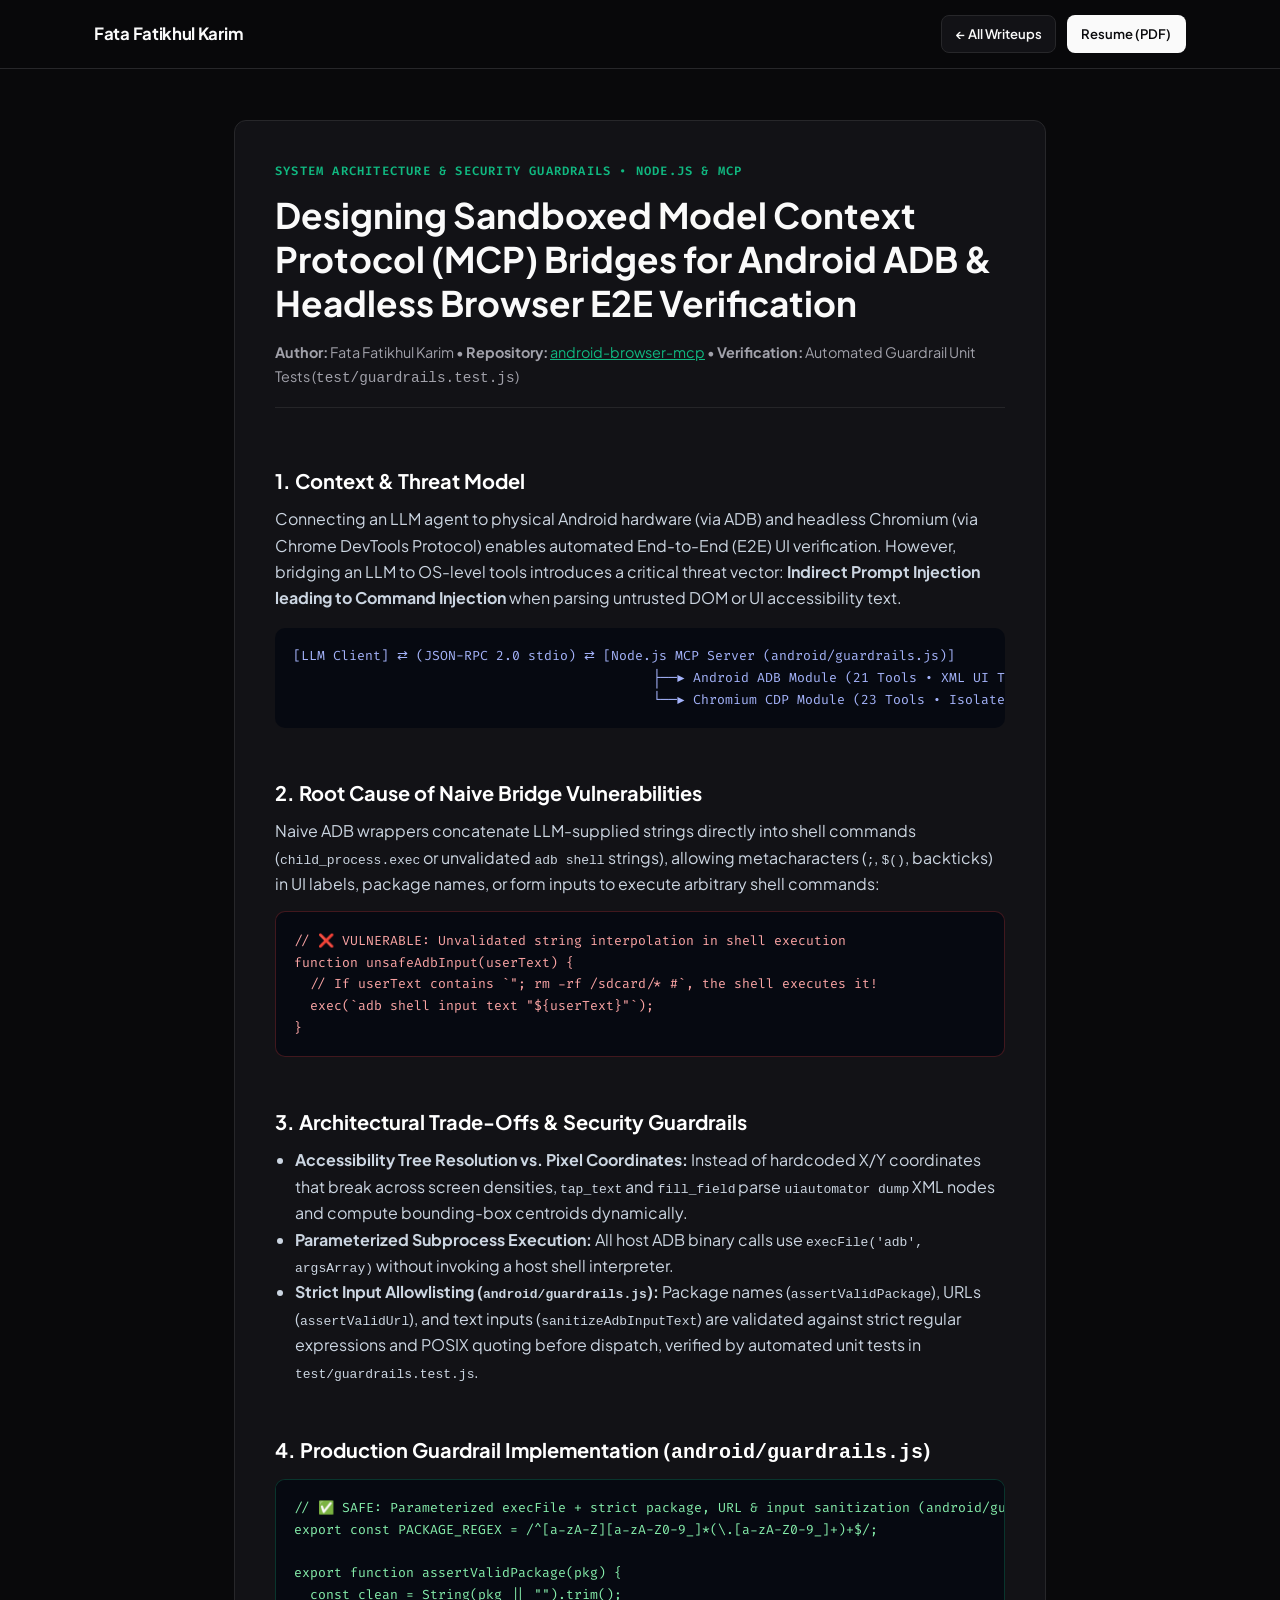
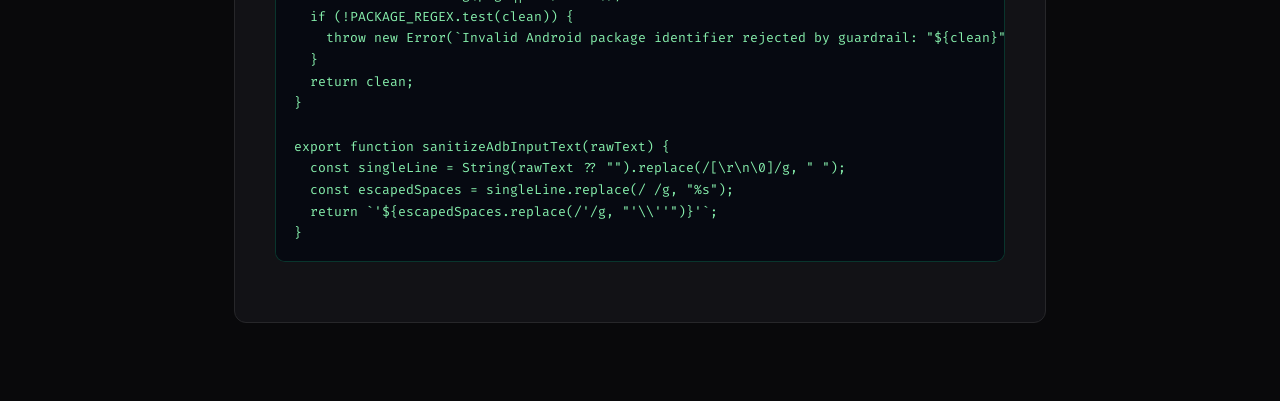
<file: writeups/mcp-device-browser-architecture.html>
<!DOCTYPE html>
<html lang="en">
<head>
  <meta charset="UTF-8" />
  <meta name="viewport" content="width=device-width, initial-scale=1.0" />
  <meta name="referrer" content="strict-origin-when-cross-origin" />
  <title>Designing Sandboxed Model Context Protocol (MCP) Bridges for Android ADB &amp; Headless Browser E2E Verification — Fata Fatikhul Karim</title>
  <meta name="description" content="System architecture, threat modeling against indirect prompt injection, and parameterized execution guardrails for Node.js Model Context Protocol (MCP) servers." />
  <link rel="icon" type="image/svg+xml" href="../favicon.svg" />
  <link rel="preconnect" href="https://fonts.googleapis.com">
  <link rel="preconnect" href="https://fonts.gstatic.com" crossorigin>
  <link href="https://fonts.googleapis.com/css2?family=Fira+Code:wght@400;500;600&family=Plus+Jakarta+Sans:wght@400;500;600;700;800&display=swap" rel="stylesheet">
  <link rel="stylesheet" href="../style.css" />
</head>
<body>
  <header class="navbar">
    <div class="container nav-content">
      <a href="../index.html" class="logo">Fata Fatikhul Karim</a>
      <div class="nav-actions">
        <a href="../index.html#writeups" class="btn btn-outline btn-sm">← All Writeups</a>
        <a href="../Fata-Fatikhul-Karim-Resume.pdf" download class="btn btn-primary btn-sm">Resume (PDF)</a>
      </div>
    </div>
  </header>

  <main class="container" style="padding-top: 7.5rem; padding-bottom: 5rem; max-width: 860px;">
    <article class="pillar-card" style="padding: 2.5rem;">
      <p class="eyebrow">SYSTEM ARCHITECTURE &amp; SECURITY GUARDRAILS &bull; NODE.JS &amp; MCP</p>
      <h1 style="font-size: clamp(1.6rem, 3vw, 2.2rem); line-height: 1.25; margin-bottom: 1rem;">
        Designing Sandboxed Model Context Protocol (MCP) Bridges for Android ADB &amp; Headless Browser E2E Verification
      </h1>
      <p style="color: var(--text-muted); font-size: 0.9rem; margin-bottom: 2rem; border-bottom: 1px solid rgba(255,255,255,0.08); padding-bottom: 1rem;">
        <strong>Author:</strong> Fata Fatikhul Karim &bull; <strong>Repository:</strong> <a href="https://github.com/fatakarim/android-browser-mcp" style="color:var(--accent-green);">android-browser-mcp</a> &bull; <strong>Verification:</strong> Automated Guardrail Unit Tests (<code>test/guardrails.test.js</code>)
      </p>

      <h2 style="font-size: 1.25rem; margin: 1.5rem 0 0.6rem; color: #fff;">1. Context &amp; Threat Model</h2>
      <p style="color: #cbd5e1; margin-bottom: 1rem;">
        Connecting an LLM agent to physical Android hardware (via ADB) and headless Chromium (via Chrome DevTools Protocol) enables automated End-to-End (E2E) UI verification. However, bridging an LLM to OS-level tools introduces a critical threat vector: <strong>Indirect Prompt Injection leading to Command Injection</strong> when parsing untrusted DOM or UI accessibility text.
      </p>
      <pre style="background:#060911; padding:1.1rem; border-radius:10px; overflow-x:auto; font-family:var(--font-mono); font-size:0.82rem; color:#a5b4fc; margin-bottom:1.25rem;">[LLM Client] ⇄ (JSON-RPC 2.0 stdio) ⇄ [Node.js MCP Server (android/guardrails.js)]
                                             ├──► Android ADB Module (21 Tools • XML UI Tree Parser)
                                             └──► Chromium CDP Module (23 Tools • Isolated Context)</pre>

      <h2 style="font-size: 1.25rem; margin: 1.75rem 0 0.6rem; color: #fff;">2. Root Cause of Naive Bridge Vulnerabilities</h2>
      <p style="color: #cbd5e1; margin-bottom: 0.85rem;">
        Naive ADB wrappers concatenate LLM-supplied strings directly into shell commands (<code>child_process.exec</code> or unvalidated <code>adb shell</code> strings), allowing metacharacters (<code>;</code>, <code>$()</code>, backticks) in UI labels, package names, or form inputs to execute arbitrary shell commands:
      </p>
      <pre style="background:#060911; padding:1.1rem; border-radius:10px; overflow-x:auto; font-family:var(--font-mono); font-size:0.82rem; color:#fca5a5; margin-bottom:1.25rem; border:1px solid rgba(239,68,68,0.25);">// ❌ VULNERABLE: Unvalidated string interpolation in shell execution
function unsafeAdbInput(userText) {
  // If userText contains `"; rm -rf /sdcard/* #`, the shell executes it!
  exec(`adb shell input text "${userText}"`);
}</pre>

      <h2 style="font-size: 1.25rem; margin: 1.75rem 0 0.6rem; color: #fff;">3. Architectural Trade-Offs &amp; Security Guardrails</h2>
      <ul style="color: #cbd5e1; padding-left: 1.25rem; margin-bottom: 1.25rem;">
        <li><strong>Accessibility Tree Resolution vs. Pixel Coordinates:</strong> Instead of hardcoded X/Y coordinates that break across screen densities, <code>tap_text</code> and <code>fill_field</code> parse <code>uiautomator dump</code> XML nodes and compute bounding-box centroids dynamically.</li>
        <li><strong>Parameterized Subprocess Execution:</strong> All host ADB binary calls use <code>execFile('adb', argsArray)</code> without invoking a host shell interpreter.</li>
        <li><strong>Strict Input Allowlisting (<code>android/guardrails.js</code>):</strong> Package names (<code>assertValidPackage</code>), URLs (<code>assertValidUrl</code>), and text inputs (<code>sanitizeAdbInputText</code>) are validated against strict regular expressions and POSIX quoting before dispatch, verified by automated unit tests in <code>test/guardrails.test.js</code>.</li>
      </ul>

      <h2 style="font-size: 1.25rem; margin: 1.75rem 0 0.6rem; color: #fff;">4. Production Guardrail Implementation (<code>android/guardrails.js</code>)</h2>
      <pre style="background:#060911; padding:1.1rem; border-radius:10px; overflow-x:auto; font-family:var(--font-mono); font-size:0.82rem; color:#86efac; margin-bottom:1.25rem; border:1px solid rgba(16,185,129,0.25);">// ✅ SAFE: Parameterized execFile + strict package, URL &amp; input sanitization (android/guardrails.js)
export const PACKAGE_REGEX = /^[a-zA-Z][a-zA-Z0-9_]*(\.[a-zA-Z0-9_]+)+$/;

export function assertValidPackage(pkg) {
  const clean = String(pkg || "").trim();
  if (!PACKAGE_REGEX.test(clean)) {
    throw new Error(`Invalid Android package identifier rejected by guardrail: "${clean}"`);
  }
  return clean;
}

export function sanitizeAdbInputText(rawText) {
  const singleLine = String(rawText ?? "").replace(/[\r\n\0]/g, " ");
  const escapedSpaces = singleLine.replace(/ /g, "%s");
  return `'${escapedSpaces.replace(/'/g, "'\\''")}'`;
}</pre>
    </article>
  </main>
</body>
</html>
</file>
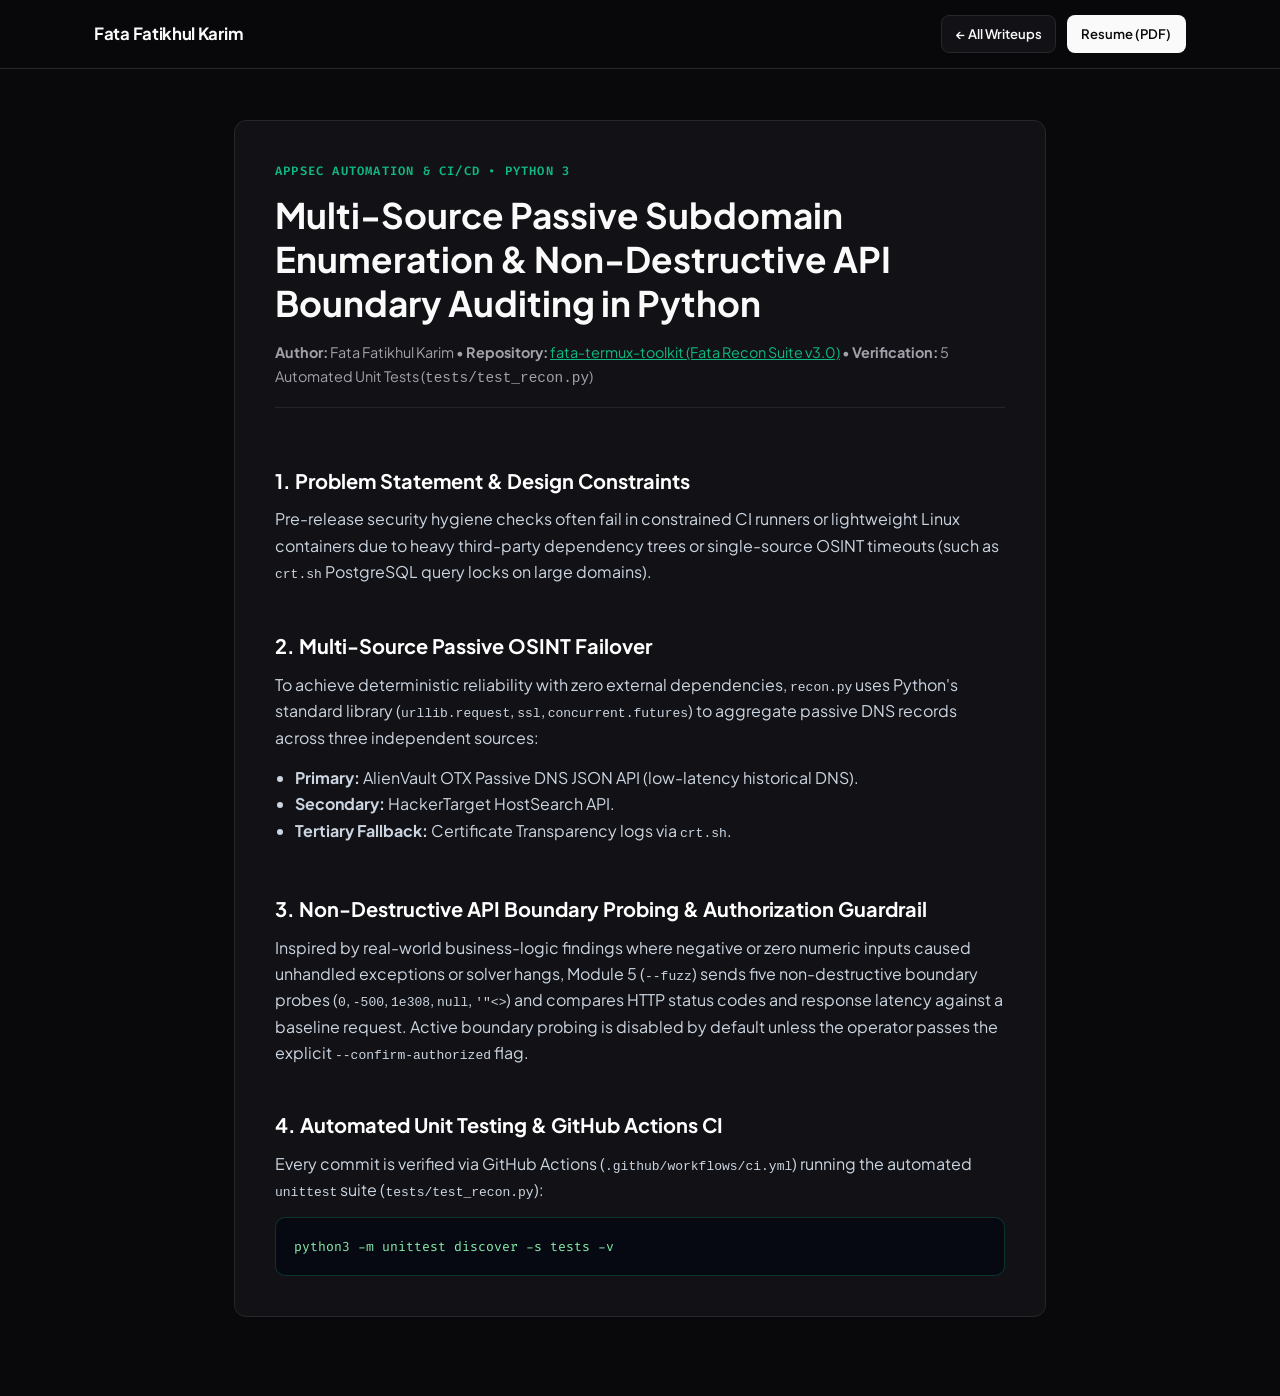
<file: writeups/passive-osint-boundary-auditing.html>
<!DOCTYPE html>
<html lang="en">
<head>
  <meta charset="UTF-8" />
  <meta name="viewport" content="width=device-width, initial-scale=1.0" />
  <meta name="referrer" content="strict-origin-when-cross-origin" />
  <title>Multi-Source Passive Subdomain Enumeration &amp; Non-Destructive API Boundary Auditing in Python — Fata Fatikhul Karim</title>
  <meta name="description" content="Engineering a zero-dependency Python 3 AppSec CLI with multi-source passive OSINT failover, non-destructive boundary fuzzing, and automated unit tests." />
  <link rel="icon" type="image/svg+xml" href="../favicon.svg" />
  <link rel="preconnect" href="https://fonts.googleapis.com">
  <link rel="preconnect" href="https://fonts.gstatic.com" crossorigin>
  <link href="https://fonts.googleapis.com/css2?family=Fira+Code:wght@400;500;600&family=Plus+Jakarta+Sans:wght@400;500;600;700;800&display=swap" rel="stylesheet">
  <link rel="stylesheet" href="../style.css" />
</head>
<body>
  <header class="navbar">
    <div class="container nav-content">
      <a href="../index.html" class="logo">Fata Fatikhul Karim</a>
      <div class="nav-actions">
        <a href="../index.html#writeups" class="btn btn-outline btn-sm">← All Writeups</a>
        <a href="../Fata-Fatikhul-Karim-Resume.pdf" download class="btn btn-primary btn-sm">Resume (PDF)</a>
      </div>
    </div>
  </header>

  <main class="container" style="padding-top: 7.5rem; padding-bottom: 5rem; max-width: 860px;">
    <article class="pillar-card" style="padding: 2.5rem;">
      <p class="eyebrow">APPSEC AUTOMATION &amp; CI/CD &bull; PYTHON 3</p>
      <h1 style="font-size: clamp(1.6rem, 3vw, 2.2rem); line-height: 1.25; margin-bottom: 1rem;">
        Multi-Source Passive Subdomain Enumeration &amp; Non-Destructive API Boundary Auditing in Python
      </h1>
      <p style="color: var(--text-muted); font-size: 0.9rem; margin-bottom: 2rem; border-bottom: 1px solid rgba(255,255,255,0.08); padding-bottom: 1rem;">
        <strong>Author:</strong> Fata Fatikhul Karim &bull; <strong>Repository:</strong> <a href="https://github.com/fatakarim/fata-termux-toolkit" style="color:var(--accent-green);">fata-termux-toolkit (Fata Recon Suite v3.0)</a> &bull; <strong>Verification:</strong> 5 Automated Unit Tests (<code>tests/test_recon.py</code>)
      </p>

      <h2 style="font-size: 1.25rem; margin: 1.5rem 0 0.6rem; color: #fff;">1. Problem Statement &amp; Design Constraints</h2>
      <p style="color: #cbd5e1; margin-bottom: 1rem;">
        Pre-release security hygiene checks often fail in constrained CI runners or lightweight Linux containers due to heavy third-party dependency trees or single-source OSINT timeouts (such as <code>crt.sh</code> PostgreSQL query locks on large domains).
      </p>

      <h2 style="font-size: 1.25rem; margin: 1.75rem 0 0.6rem; color: #fff;">2. Multi-Source Passive OSINT Failover</h2>
      <p style="color: #cbd5e1; margin-bottom: 0.85rem;">
        To achieve deterministic reliability with zero external dependencies, <code>recon.py</code> uses Python's standard library (<code>urllib.request</code>, <code>ssl</code>, <code>concurrent.futures</code>) to aggregate passive DNS records across three independent sources:
      </p>
      <ul style="color: #cbd5e1; padding-left: 1.25rem; margin-bottom: 1.25rem;">
        <li><strong>Primary:</strong> AlienVault OTX Passive DNS JSON API (low-latency historical DNS).</li>
        <li><strong>Secondary:</strong> HackerTarget HostSearch API.</li>
        <li><strong>Tertiary Fallback:</strong> Certificate Transparency logs via <code>crt.sh</code>.</li>
      </ul>

      <h2 style="font-size: 1.25rem; margin: 1.75rem 0 0.6rem; color: #fff;">3. Non-Destructive API Boundary Probing &amp; Authorization Guardrail</h2>
      <p style="color: #cbd5e1; margin-bottom: 0.85rem;">
        Inspired by real-world business-logic findings where negative or zero numeric inputs caused unhandled exceptions or solver hangs, Module 5 (<code>--fuzz</code>) sends five non-destructive boundary probes (<code>0</code>, <code>-500</code>, <code>1e308</code>, <code>null</code>, <code>'"&lt;&gt;</code>) and compares HTTP status codes and response latency against a baseline request. Active boundary probing is disabled by default unless the operator passes the explicit <code>--confirm-authorized</code> flag.
      </p>

      <h2 style="font-size: 1.25rem; margin: 1.75rem 0 0.6rem; color: #fff;">4. Automated Unit Testing &amp; GitHub Actions CI</h2>
      <p style="color: #cbd5e1; margin-bottom: 0.85rem;">
        Every commit is verified via GitHub Actions (<code>.github/workflows/ci.yml</code>) running the automated <code>unittest</code> suite (<code>tests/test_recon.py</code>):
      </p>
      <pre style="background:#060911; padding:1.1rem; border-radius:10px; overflow-x:auto; font-family:var(--font-mono); font-size:0.82rem; color:#86efac; border:1px solid rgba(16,185,129,0.25);">python3 -m unittest discover -s tests -v</pre>
    </article>
  </main>
</body>
</html>
</file>
<file: style.css>
:root {
  --bg-main: #09090b;
  --bg-alt: #0c0c0f;
  --bg-card: #121216;
  --bg-card-hover: #17171c;
  --border-color: #27272a;
  --border-highlight: #3f3f46;
  --primary: #fafafa;
  --accent-green: #10b981;
  --text-main: #fafafa;
  --text-body: #d4d4d8;
  --text-muted: #a1a1aa;
  --font-sans: 'Plus Jakarta Sans', -apple-system, BlinkMacSystemFont, sans-serif;
  --font-mono: 'Fira Code', monospace;
}

* {
  margin: 0;
  padding: 0;
  box-sizing: border-box;
}

html {
  scroll-behavior: smooth;
}

body {
  background-color: var(--bg-main);
  color: var(--text-main);
  font-family: var(--font-sans);
  line-height: 1.65;
  overflow-x: hidden;
  -webkit-font-smoothing: antialiased;
}

.container {
  width: 100%;
  max-width: 1140px;
  margin: 0 auto;
  padding: 0 1.5rem;
}

/* Navbar */
.navbar {
  position: fixed;
  top: 0;
  left: 0;
  right: 0;
  z-index: 100;
  background: rgba(9, 9, 11, 0.88);
  backdrop-filter: blur(12px);
  border-bottom: 1px solid var(--border-color);
}

.nav-content {
  display: flex;
  align-items: center;
  justify-content: space-between;
  height: 68px;
}

.logo {
  font-size: 1.05rem;
  font-weight: 700;
  color: var(--text-main);
  text-decoration: none;
  letter-spacing: -0.3px;
}

.nav-links {
  display: flex;
  gap: 1.75rem;
}

.nav-links a {
  color: var(--text-muted);
  text-decoration: none;
  font-size: 0.9rem;
  font-weight: 500;
  transition: color 0.15s;
}

.nav-links a:hover {
  color: var(--text-main);
}

.nav-actions {
  display: flex;
  align-items: center;
  gap: 0.65rem;
}

.lang-btn {
  background: var(--bg-card);
  border: 1px solid var(--border-color);
  color: var(--text-main);
  padding: 0.4rem 0.7rem;
  border-radius: 6px;
  font-family: var(--font-mono);
  font-size: 0.78rem;
  font-weight: 600;
  cursor: pointer;
}

.lang-btn:hover {
  border-color: var(--border-highlight);
}

.mobile-menu-btn {
  display: none;
  background: transparent;
  border: 1px solid var(--border-color);
  border-radius: 6px;
  padding: 0.3rem 0.6rem;
  color: var(--text-main);
  font-size: 1.1rem;
  cursor: pointer;
}

/* Buttons */
.btn {
  display: inline-flex;
  align-items: center;
  justify-content: center;
  gap: 0.5rem;
  padding: 0.72rem 1.25rem;
  border-radius: 8px;
  font-weight: 600;
  font-size: 0.9rem;
  text-decoration: none;
  transition: all 0.15s ease;
  cursor: pointer;
  border: 1px solid transparent;
}

.btn-sm {
  padding: 0.42rem 0.85rem;
  font-size: 0.82rem;
}

.btn-full {
  width: 100%;
}

.btn-primary {
  background: #fafafa;
  color: #09090b;
}

.btn-primary:hover {
  background: #e4e4e7;
}

.btn-outline {
  background: var(--bg-card);
  border-color: var(--border-color);
  color: var(--text-main);
}

.btn-outline:hover {
  border-color: var(--border-highlight);
  background: var(--bg-card-hover);
}

/* Editorial Eyebrow & Headings */
.eyebrow {
  font-family: var(--font-mono);
  font-size: 0.76rem;
  font-weight: 600;
  letter-spacing: 1.2px;
  text-transform: uppercase;
  color: var(--accent-green);
  margin-bottom: 0.75rem;
}

/* Hero Section */
.hero {
  padding: 7.5rem 0 4.5rem;
  border-bottom: 1px solid var(--border-color);
}

.hero-grid {
  display: grid;
  grid-template-columns: 1.2fr 0.8fr;
  gap: 3rem;
  align-items: start;
}

.hero-title {
  font-size: clamp(1.9rem, 3.6vw, 2.75rem);
  font-weight: 800;
  line-height: 1.18;
  letter-spacing: -0.8px;
  margin-bottom: 1.15rem;
  color: var(--text-main);
}

.hero-description {
  color: var(--text-muted);
  font-size: 1.02rem;
  margin-bottom: 1.65rem;
  max-width: 620px;
}

.hero-description strong {
  color: var(--text-body);
  font-weight: 600;
}

.hero-cta {
  display: flex;
  flex-wrap: wrap;
  gap: 0.75rem;
  margin-bottom: 1.65rem;
}

.logistics-bar {
  background: var(--bg-card);
  border: 1px solid var(--border-color);
  border-left: 3px solid var(--accent-green);
  border-radius: 6px;
  padding: 0.75rem 1rem;
  font-size: 0.84rem;
  color: var(--text-body);
}

/* Profile Specification Card */
.profile-card {
  background: var(--bg-card);
  border: 1px solid var(--border-color);
  border-radius: 12px;
  padding: 1.5rem;
}

.profile-header {
  display: flex;
  align-items: center;
  gap: 1rem;
  padding-bottom: 1.15rem;
  margin-bottom: 1.15rem;
  border-bottom: 1px solid var(--border-color);
}

.profile-avatar {
  width: 64px;
  height: 64px;
  border-radius: 50%;
  object-fit: cover;
  border: 1px solid var(--border-highlight);
}

.profile-meta h2 {
  font-size: 1.1rem;
  font-weight: 700;
}

.profile-meta p {
  font-size: 0.82rem;
  color: var(--text-muted);
  margin-top: 0.15rem;
}

.spec-list {
  display: flex;
  flex-direction: column;
  gap: 0.75rem;
}

.spec-row {
  display: grid;
  grid-template-columns: 115px 1fr;
  gap: 0.75rem;
  font-size: 0.83rem;
  align-items: baseline;
}

.spec-row dt {
  font-family: var(--font-mono);
  font-size: 0.76rem;
  color: var(--text-muted);
}

.spec-row dd {
  color: var(--text-body);
  font-weight: 500;
}

.spec-row dd a {
  color: var(--accent-green);
  text-decoration: none;
}

.spec-row dd a:hover {
  text-decoration: underline;
}

/* Sections */
.section {
  padding: 5rem 0;
  border-bottom: 1px solid var(--border-color);
}

.section-alt {
  background: var(--bg-alt);
}

.section-header {
  max-width: 680px;
  margin-bottom: 2.75rem;
}

.section-title {
  font-size: clamp(1.55rem, 2.8vw, 2.1rem);
  font-weight: 800;
  letter-spacing: -0.5px;
  margin-bottom: 0.55rem;
}

.section-subtitle {
  color: var(--text-muted);
  font-size: 0.96rem;
}

/* Deep-Dive Case Studies Stack */
.case-studies-stack {
  display: flex;
  flex-direction: column;
  gap: 1.75rem;
}

.case-study-card {
  display: grid;
  grid-template-columns: 1.05fr 0.95fr;
  gap: 2rem;
  align-items: center;
  background: var(--bg-card);
  border: 1px solid var(--border-color);
  border-radius: 12px;
  padding: 2rem;
}

.case-study-single {
  grid-template-columns: 1fr;
}

.case-study-header {
  display: flex;
  justify-content: space-between;
  align-items: center;
  flex-wrap: wrap;
  gap: 0.5rem;
  margin-bottom: 0.65rem;
}

.case-domain {
  font-family: var(--font-mono);
  font-size: 0.76rem;
  color: var(--accent-green);
  font-weight: 600;
}

.repo-link {
  font-family: var(--font-mono);
  font-size: 0.78rem;
  color: var(--text-main);
  background: rgba(255, 255, 255, 0.05);
  border: 1px solid var(--border-color);
  padding: 0.28rem 0.65rem;
  border-radius: 6px;
  text-decoration: none;
}

.repo-link:hover {
  border-color: var(--border-highlight);
}

.case-title {
  font-size: 1.3rem;
  font-weight: 700;
  margin-bottom: 0.85rem;
}

.case-desc {
  color: var(--text-muted);
  font-size: 0.91rem;
  margin-bottom: 1.15rem;
}

.case-desc strong {
  color: var(--text-body);
}

.project-meta-box {
  background: rgba(16, 185, 129, 0.06);
  border-left: 2px solid var(--accent-green);
  padding: 0.65rem 0.9rem;
  font-size: 0.82rem;
  color: var(--text-body);
  margin-bottom: 1.15rem;
}

.project-tags {
  display: flex;
  flex-wrap: wrap;
  gap: 0.45rem;
}

.project-tags span {
  font-family: var(--font-mono);
  font-size: 0.73rem;
  padding: 0.2rem 0.55rem;
  border-radius: 4px;
  background: #18181b;
  border: 1px solid var(--border-color);
  color: var(--text-muted);
}

.case-study-visual img {
  width: 100%;
  height: auto;
  display: block;
  border-radius: 8px;
}

/* Writeups Grid */
.writeups-grid {
  display: grid;
  grid-template-columns: repeat(auto-fit, minmax(310px, 1fr));
  gap: 1.25rem;
}

.writeup-card,
.pillar-card {
  background: var(--bg-card);
  border: 1px solid var(--border-color);
  border-radius: 12px;
  padding: 1.75rem;
  display: flex;
  flex-direction: column;
}

.writeup-meta {
  display: flex;
  justify-content: space-between;
  align-items: center;
  margin-bottom: 0.85rem;
}

.badge {
  font-family: var(--font-mono);
  font-size: 0.72rem;
  padding: 0.18rem 0.55rem;
  border-radius: 4px;
  font-weight: 600;
}

.badge-green {
  background: rgba(16, 185, 129, 0.12);
  color: #34d399;
  border: 1px solid rgba(16, 185, 129, 0.25);
}

.badge-purple {
  background: rgba(255, 255, 255, 0.06);
  color: #e4e4e7;
  border: 1px solid var(--border-color);
}

.writeup-time {
  font-family: var(--font-mono);
  font-size: 0.74rem;
  color: var(--text-muted);
}

.writeup-title {
  font-size: 1.1rem;
  line-height: 1.4;
  margin-bottom: 0.7rem;
}

.writeup-title a {
  color: var(--text-main);
  text-decoration: none;
}

.writeup-title a:hover {
  text-decoration: underline;
}

.writeup-excerpt {
  color: var(--text-muted);
  font-size: 0.89rem;
  margin-bottom: 1.35rem;
  flex-grow: 1;
}

.writeup-btn {
  font-family: var(--font-mono);
  font-size: 0.8rem;
  font-weight: 600;
  color: var(--accent-green);
  text-decoration: none;
}

.writeup-btn:hover {
  text-decoration: underline;
}

/* Skills Grid (4 Pillars) */
.skills-grid {
  display: grid;
  grid-template-columns: repeat(auto-fit, minmax(250px, 1fr));
  gap: 1.25rem;
}

.skill-card {
  background: var(--bg-card);
  border: 1px solid var(--border-color);
  border-radius: 10px;
  padding: 1.4rem;
}

.skill-top {
  display: flex;
  justify-content: space-between;
  align-items: baseline;
  gap: 0.5rem;
  margin-bottom: 0.55rem;
}

.skill-name {
  font-weight: 700;
  font-size: 0.96rem;
}

.skill-badge {
  font-family: var(--font-mono);
  font-size: 0.7rem;
  padding: 0.15rem 0.5rem;
  border-radius: 4px;
  background: #18181b;
  border: 1px solid var(--border-color);
  color: var(--text-muted);
}

.badge-sec {
  color: #34d399;
  border-color: rgba(16, 185, 129, 0.3);
}

.skill-detail {
  font-size: 0.86rem;
  color: var(--text-muted);
}

/* Timeline */
.timeline {
  display: flex;
  flex-direction: column;
  gap: 1.25rem;
}

.timeline-card {
  background: var(--bg-card);
  border: 1px solid var(--border-color);
  border-radius: 10px;
  padding: 1.65rem;
}

.timeline-header {
  display: flex;
  justify-content: space-between;
  align-items: baseline;
  flex-wrap: wrap;
  gap: 0.5rem;
  margin-bottom: 0.65rem;
}

.timeline-role {
  font-size: 1.08rem;
  font-weight: 700;
  color: var(--text-main);
  display: block;
}

.timeline-org {
  font-size: 0.88rem;
  font-weight: 600;
  color: var(--accent-green);
}

.timeline-date {
  font-family: var(--font-mono);
  font-size: 0.78rem;
  color: var(--text-muted);
}

.timeline-desc {
  color: var(--text-muted);
  font-size: 0.91rem;
}

/* Coordinated Disclosure Table */
.disclosure-table {
  width: 100%;
  border-collapse: collapse;
  font-size: 0.81rem;
  background: #09090b;
  border: 1px solid var(--border-color);
  border-radius: 8px;
  overflow: hidden;
}

.disclosure-table th,
.disclosure-table td {
  padding: 0.65rem 0.75rem;
  text-align: left;
  border-bottom: 1px solid var(--border-color);
}

.disclosure-table th {
  font-family: var(--font-mono);
  font-size: 0.73rem;
  text-transform: uppercase;
  color: var(--text-muted);
  background: #121216;
}

.disclosure-table td {
  color: var(--text-body);
}

.disclosure-table tr:last-child td {
  border-bottom: none;
}

/* Passive DNS Auditor */
.scanner-box {
  background: var(--bg-card);
  border: 1px solid var(--border-color);
  border-radius: 12px;
  padding: 1.75rem;
}

.arch-note {
  background: #18181b;
  border: 1px solid var(--border-color);
  border-radius: 8px;
  padding: 0.75rem 1rem;
  font-size: 0.82rem;
  color: var(--text-muted);
  margin-bottom: 1.15rem;
}

.scanner-form {
  display: flex;
  gap: 0.75rem;
  flex-wrap: wrap;
}

.scanner-input-wrap {
  flex: 1;
  min-width: 220px;
}

.scanner-input-wrap input {
  width: 100%;
  background: #09090b;
  border: 1px solid var(--border-color);
  border-radius: 8px;
  padding: 0.75rem 1rem;
  color: var(--text-main);
  font-family: var(--font-mono);
  font-size: 0.88rem;
  outline: none;
}

.scanner-input-wrap input:focus {
  border-color: var(--text-muted);
}

.scanner-presets {
  display: flex;
  align-items: center;
  flex-wrap: wrap;
  gap: 0.45rem;
  margin-top: 0.85rem;
  font-size: 0.8rem;
  color: var(--text-muted);
}

.preset-chip {
  background: #18181b;
  border: 1px solid var(--border-color);
  color: var(--text-body);
  font-family: var(--font-mono);
  font-size: 0.75rem;
  padding: 0.22rem 0.6rem;
  border-radius: 4px;
  cursor: pointer;
}

.preset-chip:hover {
  border-color: var(--border-highlight);
}

.scanner-results {
  margin-top: 1.5rem;
  padding-top: 1.5rem;
  border-top: 1px solid var(--border-color);
}

.scan-summary-bar {
  display: flex;
  align-items: center;
  gap: 1rem;
  flex-wrap: wrap;
  background: #09090b;
  border: 1px solid var(--border-color);
  border-radius: 10px;
  padding: 1rem 1.25rem;
  margin-bottom: 1.15rem;
}

.scan-score-badge {
  width: 52px;
  height: 52px;
  border-radius: 10px;
  display: flex;
  align-items: center;
  justify-content: center;
  font-family: var(--font-mono);
  font-size: 1.4rem;
  font-weight: 800;
  border: 2px solid var(--accent-green);
  color: var(--accent-green);
}

.scan-summary-meta {
  flex: 1;
  min-width: 180px;
}

.scan-summary-meta h3 {
  font-family: var(--font-mono);
  font-size: 1.05rem;
}

.scan-summary-meta p {
  font-size: 0.82rem;
  color: var(--text-muted);
}

.scan-Findings-grid {
  display: grid;
  grid-template-columns: repeat(auto-fit, minmax(230px, 1fr));
  gap: 0.85rem;
  margin-bottom: 1.15rem;
}

.scan-check-card {
  background: #09090b;
  border: 1px solid var(--border-color);
  border-radius: 8px;
  padding: 0.9rem;
}

.scan-check-top {
  display: flex;
  justify-content: space-between;
  align-items: center;
  margin-bottom: 0.3rem;
  font-weight: 700;
  font-size: 0.85rem;
}

.scan-status-pill {
  font-family: var(--font-mono);
  font-size: 0.68rem;
  padding: 0.12rem 0.45rem;
  border-radius: 4px;
}

.pill-pass { background: rgba(16, 185, 129, 0.15); color: #34d399; }
.pill-warn { background: rgba(245, 158, 11, 0.15); color: #fbbf24; }
.pill-fail { background: rgba(239, 68, 68, 0.15); color: #f87171; }

.scan-check-desc {
  font-size: 0.78rem;
  color: var(--text-muted);
  word-break: break-word;
}

.scan-records-panel {
  background: #09090b;
  border: 1px solid var(--border-color);
  border-radius: 8px;
  padding: 1rem;
}

.scan-records-panel h4 {
  font-family: var(--font-mono);
  font-size: 0.78rem;
  color: var(--text-muted);
  margin-bottom: 0.5rem;
}

.scan-records-panel pre {
  font-family: var(--font-mono);
  font-size: 0.76rem;
  color: var(--text-body);
  overflow-x: auto;
  white-space: pre-wrap;
}

/* Contact Layout */
.contact-layout {
  display: grid;
  grid-template-columns: 1fr 1fr;
  gap: 1.75rem;
  align-items: start;
}

.contact-channels {
  display: flex;
  flex-direction: column;
  gap: 0.7rem;
}

.contact-item {
  display: block;
  padding: 0.9rem 1.15rem;
  background: var(--bg-card);
  border: 1px solid var(--border-color);
  border-radius: 8px;
  text-decoration: none;
  color: var(--text-main);
  transition: border-color 0.15s;
  cursor: pointer;
}

.contact-item:hover {
  border-color: var(--border-highlight);
}

.contact-item strong {
  display: block;
  font-size: 0.88rem;
}

.contact-item span {
  font-family: var(--font-mono);
  font-size: 0.78rem;
  color: var(--text-muted);
}

.copy-hint {
  color: var(--accent-green) !important;
}

.quick-form {
  background: var(--bg-card);
  border: 1px solid var(--border-color);
  border-radius: 10px;
  padding: 1.65rem;
}

.quick-form h3 {
  font-size: 1.1rem;
  margin-bottom: 1rem;
}

.form-group {
  margin-bottom: 0.9rem;
}

.form-group label {
  display: block;
  font-size: 0.8rem;
  font-weight: 600;
  color: var(--text-body);
  margin-bottom: 0.35rem;
}

.form-group input,
.form-group select,
.form-group textarea {
  width: 100%;
  background: #09090b;
  border: 1px solid var(--border-color);
  border-radius: 6px;
  padding: 0.65rem 0.85rem;
  color: var(--text-main);
  font-family: var(--font-sans);
  font-size: 0.88rem;
  outline: none;
}

.form-group input:focus,
.form-group select:focus,
.form-group textarea:focus {
  border-color: var(--text-muted);
}

.footer {
  padding: 2.25rem 0;
  text-align: center;
  font-size: 0.84rem;
  color: var(--text-muted);
}

.footer-quote {
  font-size: 0.76rem;
  margin-top: 0.35rem;
  color: #71717a;
}

/* Mobile Responsiveness (Zero Horizontal Scroll) */
@media (max-width: 920px) {
  .hero-grid,
  .case-study-card,
  .contact-layout {
    grid-template-columns: 1fr;
  }

  .spec-row {
    grid-template-columns: 1fr;
    gap: 0.15rem;
  }

  .nav-links {
    display: none;
    position: absolute;
    top: 68px;
    left: 0;
    right: 0;
    background: #09090b;
    flex-direction: column;
    padding: 1.25rem 1.5rem;
    gap: 1rem;
    border-bottom: 1px solid var(--border-color);
  }

  .nav-links.open {
    display: flex;
  }

  .mobile-menu-btn {
    display: inline-block;
  }
}
</file>
